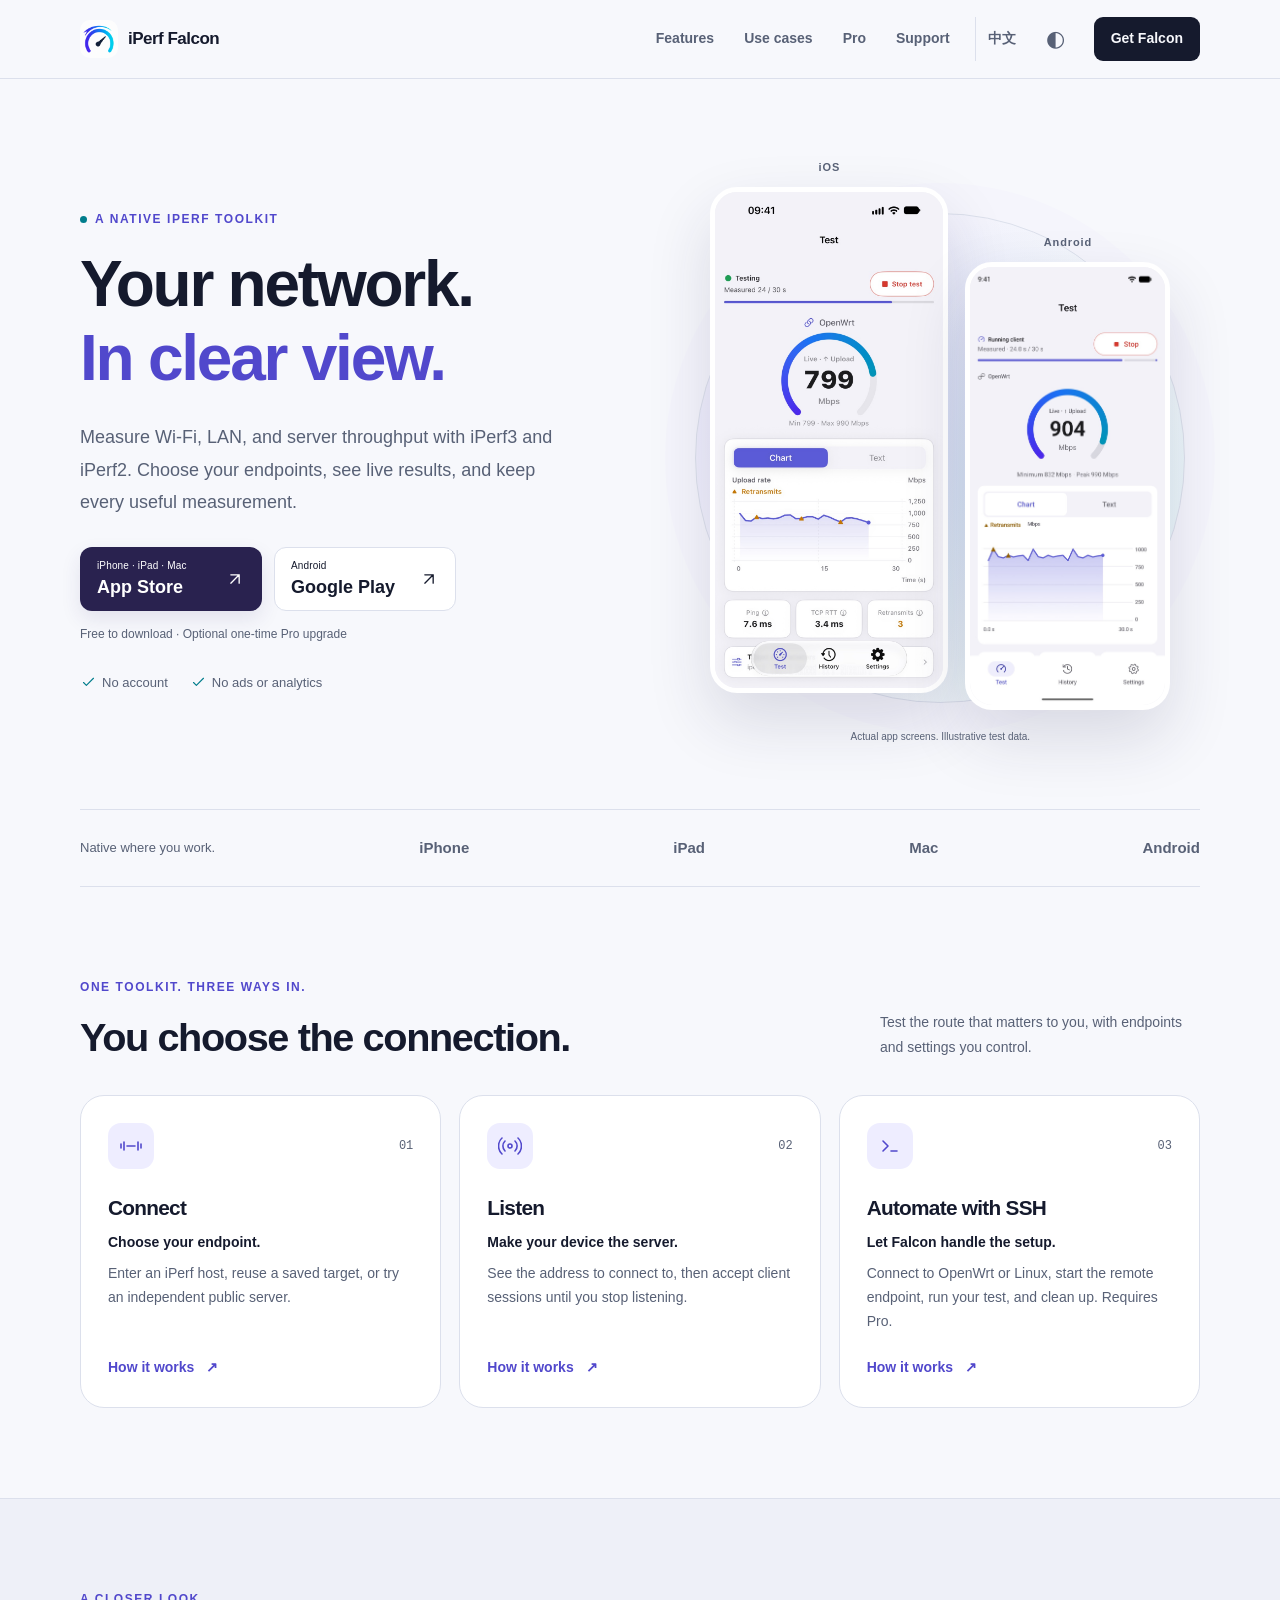
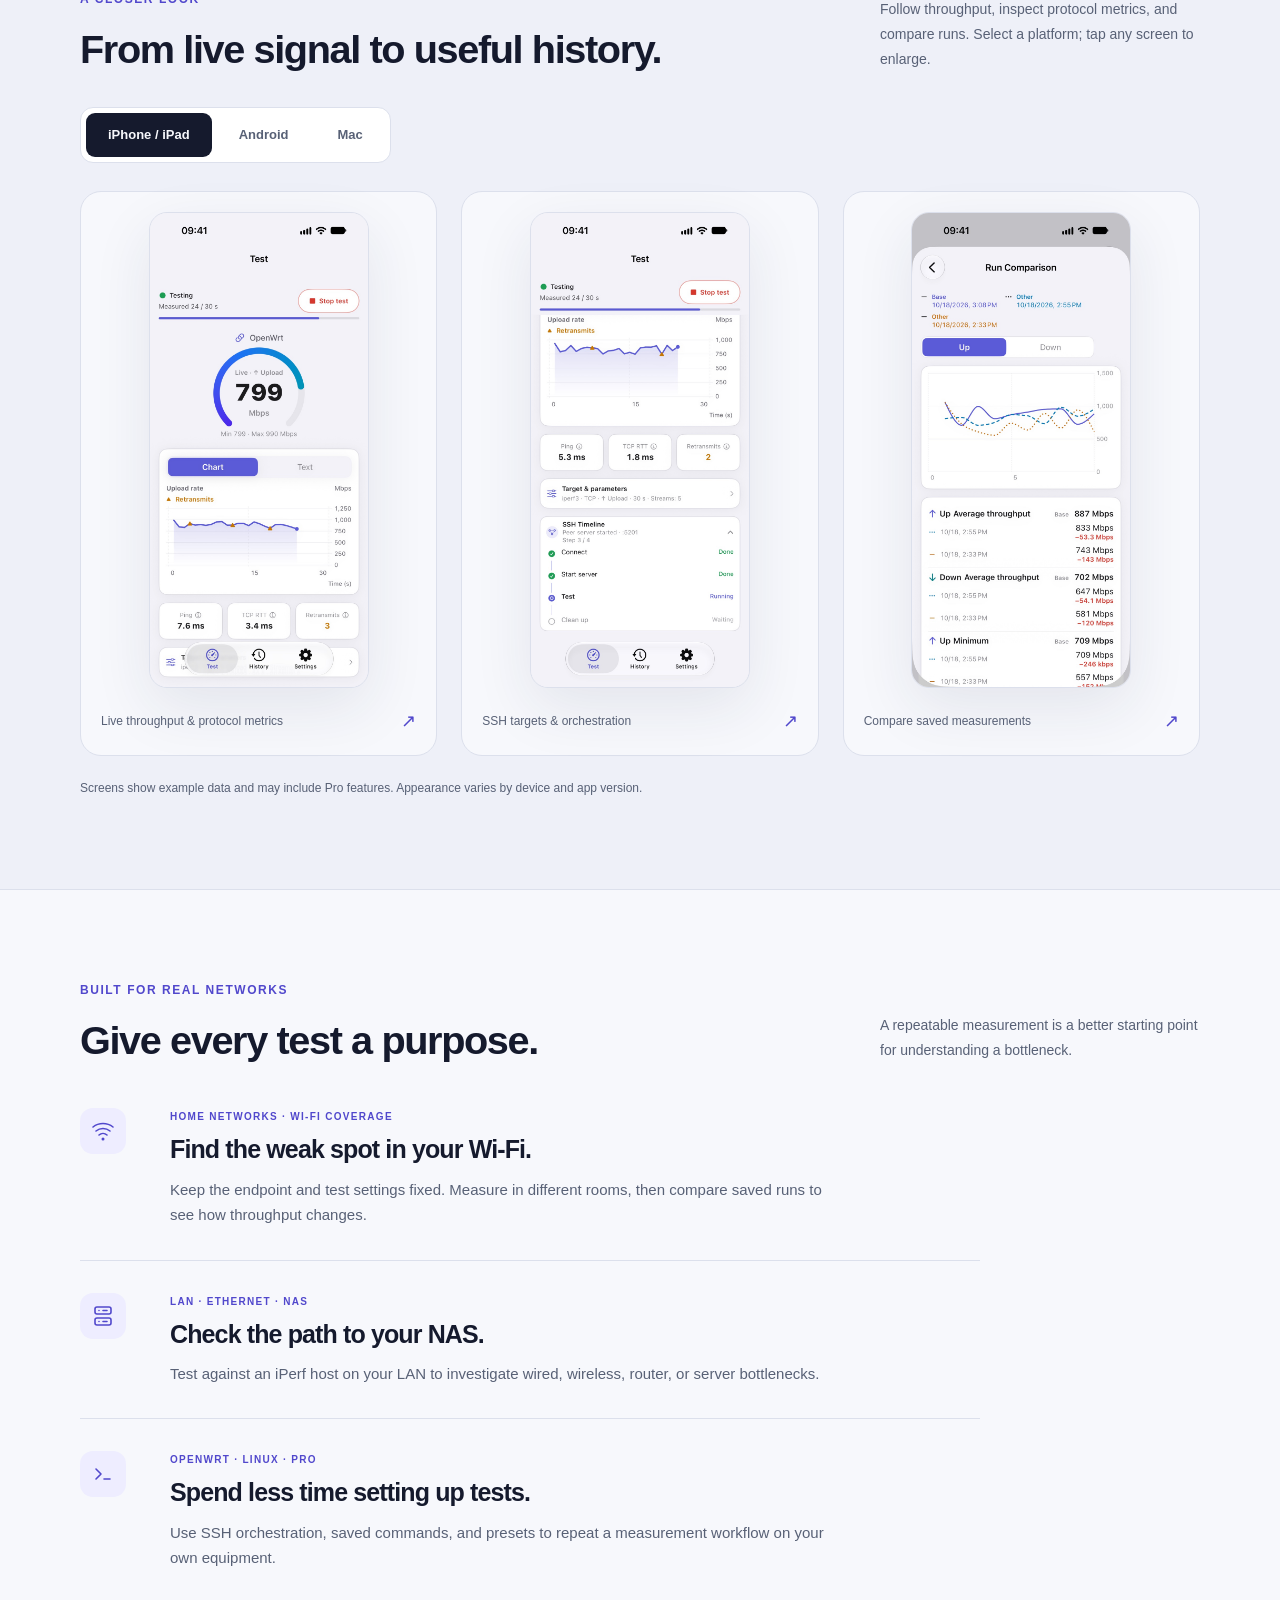
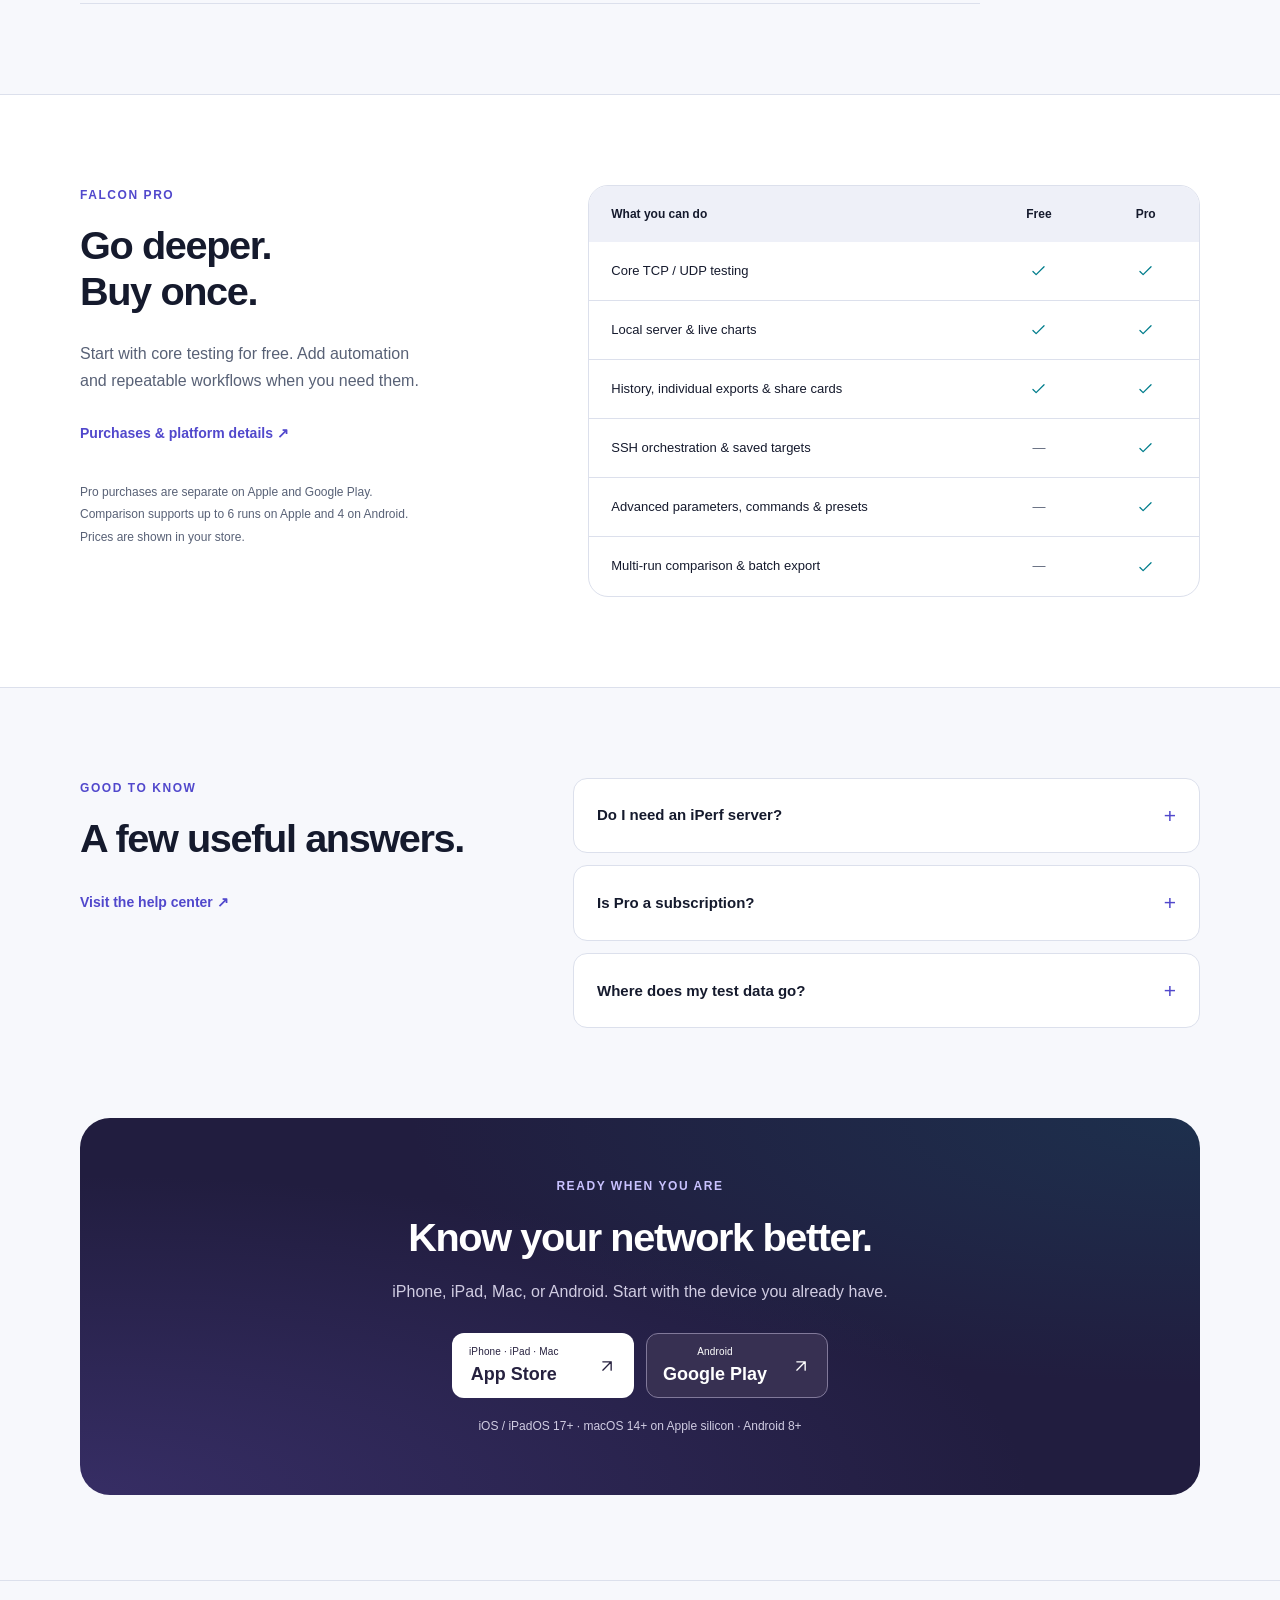
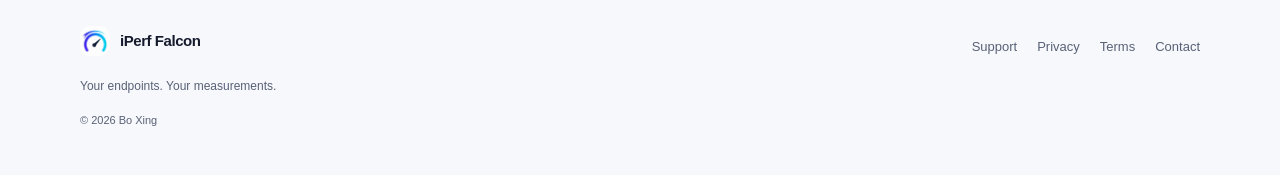
<file: index.html>
<!DOCTYPE html>
<!-- Generated by scripts/build_site.py; edit the generator or content/ sources. -->
<html lang="en">
<head><meta charset="utf-8"><meta name="viewport" content="width=device-width, initial-scale=1"><meta name="description" content="Native iPerf3 and iPerf2 testing for iPhone, iPad, Mac, and Android. Live throughput, local server mode, history, and optional SSH orchestration.">
<meta name="theme-color" content="#f7f8fc" media="(prefers-color-scheme: light)"><meta name="theme-color" content="#0c101b" media="(prefers-color-scheme: dark)">
<title>Native network throughput testing · iPerf Falcon</title><link rel="canonical" href="https://bo-xing.github.io/falcon-site/"><link rel="alternate" hreflang="en" href="https://bo-xing.github.io/falcon-site/"><link rel="alternate" hreflang="zh-Hans" href="https://bo-xing.github.io/falcon-site/index-zh.html"><link rel="alternate" hreflang="x-default" href="https://bo-xing.github.io/falcon-site/">
<meta property="og:type" content="website"><meta property="og:title" content="Native network throughput testing · iPerf Falcon"><meta property="og:description" content="Native iPerf3 and iPerf2 testing for iPhone, iPad, Mac, and Android. Live throughput, local server mode, history, and optional SSH orchestration."><meta property="og:url" content="https://bo-xing.github.io/falcon-site/"><meta property="og:image" content="https://bo-xing.github.io/falcon-site/assets/social-card.png"><meta property="og:locale" content="en_US"><meta name="twitter:card" content="summary_large_image">
<link rel="icon" href="app-icon.png" type="image/png"><link rel="apple-touch-icon" href="app-icon.png"><script src="theme.js?v=7fa52ed080"></script><link rel="stylesheet" href="style.css?v=b1c3650b82"><script src="site.js?v=a7347bb506" defer></script></head>
<body><a class="skip-link" href="#main-content">Skip to content</a>
    <header class="site-header"><div class="container header-inner">
      <a class="brand" href="index.html" aria-label="iPerf Falcon home"><img src="app-icon.png" width="38" height="38" alt=""><span>iPerf Falcon</span></a>
      <button class="menu-toggle" type="button" aria-expanded="false" aria-controls="main-nav" hidden>Menu<span aria-hidden="true">＋</span></button>
      <nav class="site-nav" id="main-nav" aria-label="Primary navigation">
        <a href="index.html#features">Features</a><a href="index.html#use-cases">Use cases</a><a href="index.html#pro">Pro</a>
        <a href="support.html">Support</a>
        <a class="language-link" href="index-zh.html" lang="zh-Hans" hreflang="zh-Hans" aria-label="切换至中文">中文</a>
        <button class="theme-toggle" type="button" data-dark-label="Use dark appearance" data-light-label="Use light appearance" aria-label="Change appearance" hidden><span aria-hidden="true">◐</span></button>
        <a class="nav-download" href="index.html#download">Get Falcon</a>
      </nav>
    </div></header><main id="main-content" tabindex="-1">
      <section class="hero container" aria-labelledby="hero-title">
        <div class="hero-copy"><p class="eyebrow"><span class="status-dot" aria-hidden="true"></span>A native iPerf toolkit</p>
          <h1 id="hero-title">Your network.<br><span>In clear view.</span></h1>
          <p class="hero-description">Measure Wi-Fi, LAN, and server throughput with iPerf3 and iPerf2. Choose your endpoints, see live results, and keep every useful measurement.</p>
          <div class="store-links">
      <a class="button store-button primary" href="https://apps.apple.com/app/id6780008195"><span><small>iPhone · iPad · Mac</small>App Store</span><svg class="icon" viewBox="0 0 24 24" fill="none" stroke="currentColor" stroke-width="1.6" stroke-linecap="round" stroke-linejoin="round" aria-hidden="true"><path d="M7 17 17 7M7 7h10v10"/></svg></a>
      <a class="button store-button secondary" href="https://play.google.com/store/apps/details?id=com.boxing.falcon"><span><small>Android</small>Google Play</span><svg class="icon" viewBox="0 0 24 24" fill="none" stroke="currentColor" stroke-width="1.6" stroke-linecap="round" stroke-linejoin="round" aria-hidden="true"><path d="M7 17 17 7M7 7h10v10"/></svg></a>
    </div><p class="download-note">Free to download · Optional one-time Pro upgrade</p>
          <ul class="hero-facts"><li><svg class="icon" viewBox="0 0 24 24" fill="none" stroke="currentColor" stroke-width="1.6" stroke-linecap="round" stroke-linejoin="round" aria-hidden="true"><path d="m5 12 4 4L19 6"/></svg>No account</li><li><svg class="icon" viewBox="0 0 24 24" fill="none" stroke="currentColor" stroke-width="1.6" stroke-linecap="round" stroke-linejoin="round" aria-hidden="true"><path d="m5 12 4 4L19 6"/></svg>No ads or analytics</li></ul>
        </div>
        <div class="hero-visual"><div class="visual-orbit" aria-hidden="true"></div>
          <div class="hero-phone hero-ios"><span class="device-label">iOS</span><a href="assets/screenshots/ios-en-speed.jpg" data-lightbox aria-label="Enlarge iOS test screen"><img src="assets/screenshots/ios-en-speed.jpg" alt="Falcon on iOS showing a live throughput test and chart" width="828" height="1800" fetchpriority="high"></a></div>
          <div class="hero-phone hero-android"><span class="device-label">Android</span><a href="assets/screenshots/android-en-speed.jpg" data-lightbox aria-label="Enlarge Android test screen"><img src="assets/screenshots/android-en-speed.jpg" alt="Falcon on Android showing live throughput and protocol metrics" width="802" height="1800" fetchpriority="high"></a></div>
          <p class="visual-caption">Actual app screens. Illustrative test data.</p>
        </div>
      </section>
      <div class="platform-strip container"><p>Native where you work.</p><span>iPhone</span><span>iPad</span><span>Mac</span><span>Android</span></div>
      <section class="section container" id="features" aria-labelledby="features-title"><div class="section-heading"><div><p class="eyebrow">One toolkit. Three ways in.</p><h2 id="features-title">You choose the connection.</h2></div><p>Test the route that matters to you, with endpoints and settings you control.</p></div><div class="workflow-grid"><article class="workflow"><div class="workflow-top"><span class="icon-box"><svg class="icon" viewBox="0 0 24 24" fill="none" stroke="currentColor" stroke-width="1.6" stroke-linecap="round" stroke-linejoin="round" aria-hidden="true"><path d="M8 12h8M5 8v8M19 8v8M2 10v4M22 10v4"/></svg></span><span class="step-number">01</span></div><h3>Connect</h3><p class="workflow-subtitle">Choose your endpoint.</p><p>Enter an iPerf host, reuse a saved target, or try an independent public server.</p><a class="text-link" href="support.html#quick-start" aria-label="How it works · Connect">How it works <span aria-hidden="true">↗</span></a></article><article class="workflow"><div class="workflow-top"><span class="icon-box"><svg class="icon" viewBox="0 0 24 24" fill="none" stroke="currentColor" stroke-width="1.6" stroke-linecap="round" stroke-linejoin="round" aria-hidden="true"><circle cx="12" cy="12" r="2"/><path d="M7 7a7 7 0 0 0 0 10M17 7a7 7 0 0 1 0 10M4 4a11 11 0 0 0 0 16M20 4a11 11 0 0 1 0 16"/></svg></span><span class="step-number">02</span></div><h3>Listen</h3><p class="workflow-subtitle">Make your device the server.</p><p>See the address to connect to, then accept client sessions until you stop listening.</p><a class="text-link" href="support.html#listening" aria-label="How it works · Listen">How it works <span aria-hidden="true">↗</span></a></article><article class="workflow"><div class="workflow-top"><span class="icon-box"><svg class="icon" viewBox="0 0 24 24" fill="none" stroke="currentColor" stroke-width="1.6" stroke-linecap="round" stroke-linejoin="round" aria-hidden="true"><path d="m5 7 5 5-5 5M13 17h6"/></svg></span><span class="step-number">03</span></div><h3>Automate with SSH</h3><p class="workflow-subtitle">Let Falcon handle the setup.</p><p>Connect to OpenWrt or Linux, start the remote endpoint, run your test, and clean up. Requires Pro.</p><a class="text-link" href="support.html#ssh" aria-label="How it works · Automate with SSH">How it works <span aria-hidden="true">↗</span></a></article></div></section>
      <section class="section screens-section" id="screens" aria-labelledby="screens-title"><div class="container"><div class="section-heading"><div><p class="eyebrow">A closer look</p><h2 id="screens-title">From live signal to useful history.</h2></div><p>Follow throughput, inspect protocol metrics, and compare runs. Select a platform; tap any screen to enlarge.</p></div>
        <div class="screen-tabs" role="tablist" aria-label="Screenshot platform" hidden><button id="tab-ios" role="tab" aria-controls="screens-ios" aria-selected="true" type="button">iPhone / iPad</button><button id="tab-android" role="tab" aria-controls="screens-android" aria-selected="false" tabindex="-1" type="button">Android</button><button id="tab-mac" role="tab" aria-controls="screens-mac" aria-selected="false" tabindex="-1" type="button">Mac</button></div><section class="screenshot-panel" id="screens-ios" aria-labelledby="tab-ios"><h3 class="no-js-platform">iPhone / iPad</h3><div class="screens-grid"><figure class="screenshot-card"><a class="screenshot-link" href="assets/screenshots/ios-en-speed.jpg" data-lightbox aria-label="Enlarge: iOS · Live throughput &amp; protocol metrics"><img src="assets/screenshots/ios-en-speed.jpg" alt="iOS · Live throughput &amp; protocol metrics" loading="lazy" decoding="async" width="828" height="1800"></a><figcaption><span>Live throughput & protocol metrics</span><span class="expand-hint" aria-hidden="true">↗</span></figcaption></figure><figure class="screenshot-card"><a class="screenshot-link" href="assets/screenshots/ios-en-ssh.jpg" data-lightbox aria-label="Enlarge: iOS · SSH targets &amp; orchestration"><img src="assets/screenshots/ios-en-ssh.jpg" alt="iOS · SSH targets &amp; orchestration" loading="lazy" decoding="async" width="828" height="1800"></a><figcaption><span>SSH targets & orchestration</span><span class="expand-hint" aria-hidden="true">↗</span></figcaption></figure><figure class="screenshot-card"><a class="screenshot-link" href="assets/screenshots/ios-en-compare.jpg" data-lightbox aria-label="Enlarge: iOS · Compare saved measurements"><img src="assets/screenshots/ios-en-compare.jpg" alt="iOS · Compare saved measurements" loading="lazy" decoding="async" width="828" height="1800"></a><figcaption><span>Compare saved measurements</span><span class="expand-hint" aria-hidden="true">↗</span></figcaption></figure></div></section><section class="screenshot-panel" id="screens-android" aria-labelledby="tab-android"><h3 class="no-js-platform">Android</h3><div class="screens-grid"><figure class="screenshot-card"><a class="screenshot-link" href="assets/screenshots/android-en-speed.jpg" data-lightbox aria-label="Enlarge: Android · Live throughput &amp; protocol metrics"><img src="assets/screenshots/android-en-speed.jpg" alt="Android · Live throughput &amp; protocol metrics" loading="lazy" decoding="async" width="802" height="1800"></a><figcaption><span>Live throughput & protocol metrics</span><span class="expand-hint" aria-hidden="true">↗</span></figcaption></figure><figure class="screenshot-card"><a class="screenshot-link" href="assets/screenshots/android-en-ssh.jpg" data-lightbox aria-label="Enlarge: Android · SSH targets &amp; orchestration"><img src="assets/screenshots/android-en-ssh.jpg" alt="Android · SSH targets &amp; orchestration" loading="lazy" decoding="async" width="802" height="1800"></a><figcaption><span>SSH targets & orchestration</span><span class="expand-hint" aria-hidden="true">↗</span></figcaption></figure><figure class="screenshot-card"><a class="screenshot-link" href="assets/screenshots/android-en-compare.jpg" data-lightbox aria-label="Enlarge: Android · Compare saved measurements"><img src="assets/screenshots/android-en-compare.jpg" alt="Android · Compare saved measurements" loading="lazy" decoding="async" width="802" height="1800"></a><figcaption><span>Compare saved measurements</span><span class="expand-hint" aria-hidden="true">↗</span></figcaption></figure></div></section><section class="screenshot-panel" id="screens-mac" aria-labelledby="tab-mac"><h3 class="no-js-platform">Mac</h3><div class="screens-grid wide-screen"><figure class="screenshot-card"><a class="screenshot-link" href="assets/screenshots/mac-en-speed.jpg" data-lightbox aria-label="Enlarge: macOS · Live throughput &amp; protocol metrics"><img src="assets/screenshots/mac-en-speed.jpg" alt="macOS · Live throughput &amp; protocol metrics" loading="lazy" decoding="async" width="1800" height="1266"></a><figcaption><span>Live throughput & protocol metrics</span><span class="expand-hint" aria-hidden="true">↗</span></figcaption></figure></div></section>
        <p class="gallery-hint">Swipe to explore more screens →</p><p class="section-note">Screens show example data and may include Pro features. Appearance varies by device and app version.</p>
      </div></section>
      <section class="section container use-cases" id="use-cases" aria-labelledby="cases-title"><div class="section-heading"><div><p class="eyebrow">Built for real networks</p><h2 id="cases-title">Give every test a purpose.</h2></div><p>A repeatable measurement is a better starting point for understanding a bottleneck.</p></div><div class="use-case-list"><article class="use-case"><span class="icon-box"><svg class="icon" viewBox="0 0 24 24" fill="none" stroke="currentColor" stroke-width="1.6" stroke-linecap="round" stroke-linejoin="round" aria-hidden="true"><path d="M2 8a16 16 0 0 1 20 0M5 12a11 11 0 0 1 14 0M8 16a6 6 0 0 1 8 0"/><circle cx="12" cy="20" r=".7"/></svg></span><div><p class="eyebrow">Home networks · Wi-Fi coverage</p><h3>Find the weak spot in your Wi-Fi.</h3><p>Keep the endpoint and test settings fixed. Measure in different rooms, then compare saved runs to see how throughput changes.</p></div></article><article class="use-case"><span class="icon-box"><svg class="icon" viewBox="0 0 24 24" fill="none" stroke="currentColor" stroke-width="1.6" stroke-linecap="round" stroke-linejoin="round" aria-hidden="true"><rect x="4" y="3" width="16" height="7" rx="2"/><rect x="4" y="14" width="16" height="7" rx="2"/><path d="M8 6.5h.01M8 17.5h.01M12 6.5h4M12 17.5h4"/></svg></span><div><p class="eyebrow">LAN · Ethernet · NAS</p><h3>Check the path to your NAS.</h3><p>Test against an iPerf host on your LAN to investigate wired, wireless, router, or server bottlenecks.</p></div></article><article class="use-case"><span class="icon-box"><svg class="icon" viewBox="0 0 24 24" fill="none" stroke="currentColor" stroke-width="1.6" stroke-linecap="round" stroke-linejoin="round" aria-hidden="true"><path d="m5 7 5 5-5 5M13 17h6"/></svg></span><div><p class="eyebrow">OpenWrt · Linux · Pro</p><h3>Spend less time setting up tests.</h3><p>Use SSH orchestration, saved commands, and presets to repeat a measurement workflow on your own equipment.</p></div></article></div></section>
      <section class="section pro-section" id="pro" aria-labelledby="pro-title"><div class="container pro-layout"><div class="pro-copy"><p class="eyebrow">Falcon Pro</p><h2 id="pro-title">Go deeper.<br>Buy once.</h2><p>Start with core testing for free. Add automation and repeatable workflows when you need them.</p><a class="text-link" href="support.html#purchases">Purchases & platform details ↗</a><p class="fine-print">Pro purchases are separate on Apple and Google Play. Comparison supports up to 6 runs on Apple and 4 on Android. Prices are shown in your store.</p></div><div class="comparison-wrap"><table class="comparison-table"><caption class="sr-only">Free and Pro features</caption><thead><tr><th scope="col">What you can do</th><th scope="col">Free</th><th scope="col">Pro</th></tr></thead><tbody><tr><th scope="row">Core TCP / UDP testing</th><td><span class="check"><svg class="icon" viewBox="0 0 24 24" fill="none" stroke="currentColor" stroke-width="1.6" stroke-linecap="round" stroke-linejoin="round" aria-hidden="true"><path d="m5 12 4 4L19 6"/></svg><span class="sr-only">Included</span></span></td><td><span class="check"><svg class="icon" viewBox="0 0 24 24" fill="none" stroke="currentColor" stroke-width="1.6" stroke-linecap="round" stroke-linejoin="round" aria-hidden="true"><path d="m5 12 4 4L19 6"/></svg><span class="sr-only">Included</span></span></td></tr><tr><th scope="row">Local server & live charts</th><td><span class="check"><svg class="icon" viewBox="0 0 24 24" fill="none" stroke="currentColor" stroke-width="1.6" stroke-linecap="round" stroke-linejoin="round" aria-hidden="true"><path d="m5 12 4 4L19 6"/></svg><span class="sr-only">Included</span></span></td><td><span class="check"><svg class="icon" viewBox="0 0 24 24" fill="none" stroke="currentColor" stroke-width="1.6" stroke-linecap="round" stroke-linejoin="round" aria-hidden="true"><path d="m5 12 4 4L19 6"/></svg><span class="sr-only">Included</span></span></td></tr><tr><th scope="row">History, individual exports & share cards</th><td><span class="check"><svg class="icon" viewBox="0 0 24 24" fill="none" stroke="currentColor" stroke-width="1.6" stroke-linecap="round" stroke-linejoin="round" aria-hidden="true"><path d="m5 12 4 4L19 6"/></svg><span class="sr-only">Included</span></span></td><td><span class="check"><svg class="icon" viewBox="0 0 24 24" fill="none" stroke="currentColor" stroke-width="1.6" stroke-linecap="round" stroke-linejoin="round" aria-hidden="true"><path d="m5 12 4 4L19 6"/></svg><span class="sr-only">Included</span></span></td></tr><tr><th scope="row">SSH orchestration & saved targets</th><td><span class="not-included" aria-label="Not included">—</span></td><td><span class="check"><svg class="icon" viewBox="0 0 24 24" fill="none" stroke="currentColor" stroke-width="1.6" stroke-linecap="round" stroke-linejoin="round" aria-hidden="true"><path d="m5 12 4 4L19 6"/></svg><span class="sr-only">Included</span></span></td></tr><tr><th scope="row">Advanced parameters, commands & presets</th><td><span class="not-included" aria-label="Not included">—</span></td><td><span class="check"><svg class="icon" viewBox="0 0 24 24" fill="none" stroke="currentColor" stroke-width="1.6" stroke-linecap="round" stroke-linejoin="round" aria-hidden="true"><path d="m5 12 4 4L19 6"/></svg><span class="sr-only">Included</span></span></td></tr><tr><th scope="row">Multi-run comparison & batch export</th><td><span class="not-included" aria-label="Not included">—</span></td><td><span class="check"><svg class="icon" viewBox="0 0 24 24" fill="none" stroke="currentColor" stroke-width="1.6" stroke-linecap="round" stroke-linejoin="round" aria-hidden="true"><path d="m5 12 4 4L19 6"/></svg><span class="sr-only">Included</span></span></td></tr></tbody></table></div></div></section>
      <section class="section container home-faq" aria-labelledby="faq-title"><div><p class="eyebrow">Good to know</p><h2 id="faq-title">A few useful answers.</h2><a class="text-link" href="support.html">Visit the help center ↗</a></div><div class="faq-list"><details class="faq-item"><summary>Do I need an iPerf server?</summary><div class="faq-answer"><p>Yes. Connect to a compatible iPerf host, make another device the server, choose a third-party public server, or use Pro SSH orchestration to start your own endpoint.</p></div></details><details class="faq-item"><summary>Is Pro a subscription?</summary><div class="faq-answer"><p>No. Pro is an optional one-time in-app purchase. Apple and Google Play purchases are separate; use the account from the original store to restore access.</p></div></details><details class="faq-item"><summary>Where does my test data go?</summary><div class="faq-answer"><p>Test traffic goes to your chosen endpoint. History stays on your device. Falcon has no account system, ads, or analytics. Store services and third-party endpoints follow their own policies.</p></div></details></div></section>
      <section class="download-section container" id="download" aria-labelledby="download-title"><div class="download-panel"><p class="eyebrow">Ready when you are</p><h2 id="download-title">Know your network better.</h2><p>iPhone, iPad, Mac, or Android. Start with the device you already have.</p><div class="store-links">
      <a class="button store-button primary" href="https://apps.apple.com/app/id6780008195"><span><small>iPhone · iPad · Mac</small>App Store</span><svg class="icon" viewBox="0 0 24 24" fill="none" stroke="currentColor" stroke-width="1.6" stroke-linecap="round" stroke-linejoin="round" aria-hidden="true"><path d="M7 17 17 7M7 7h10v10"/></svg></a>
      <a class="button store-button secondary" href="https://play.google.com/store/apps/details?id=com.boxing.falcon"><span><small>Android</small>Google Play</span><svg class="icon" viewBox="0 0 24 24" fill="none" stroke="currentColor" stroke-width="1.6" stroke-linecap="round" stroke-linejoin="round" aria-hidden="true"><path d="M7 17 17 7M7 7h10v10"/></svg></a>
    </div><p class="download-note">iOS / iPadOS 17+ · macOS 14+ on Apple silicon · Android 8+</p></div></section>
    </main><footer class="site-footer"><div class="container footer-inner">
      <div><a class="brand footer-brand" href="index.html"><img src="app-icon.png" width="30" height="30" alt="">iPerf Falcon</a><p>Your endpoints. Your measurements.</p><small>© 2026 Bo Xing</small></div>
      <nav class="footer-links" aria-label="Footer navigation"><a href="support.html">Support</a><a href="privacy.html">Privacy</a><a href="terms.html">Terms</a><a href="mailto:boxing.support@gmail.com">Contact</a></nav>
    </div></footer>
<dialog class="lightbox" aria-label="App screenshot preview"><button class="lightbox-close" type="button" aria-label="Close preview">×</button><figure><img alt=""><figcaption></figcaption></figure></dialog>
</body></html>
</file>
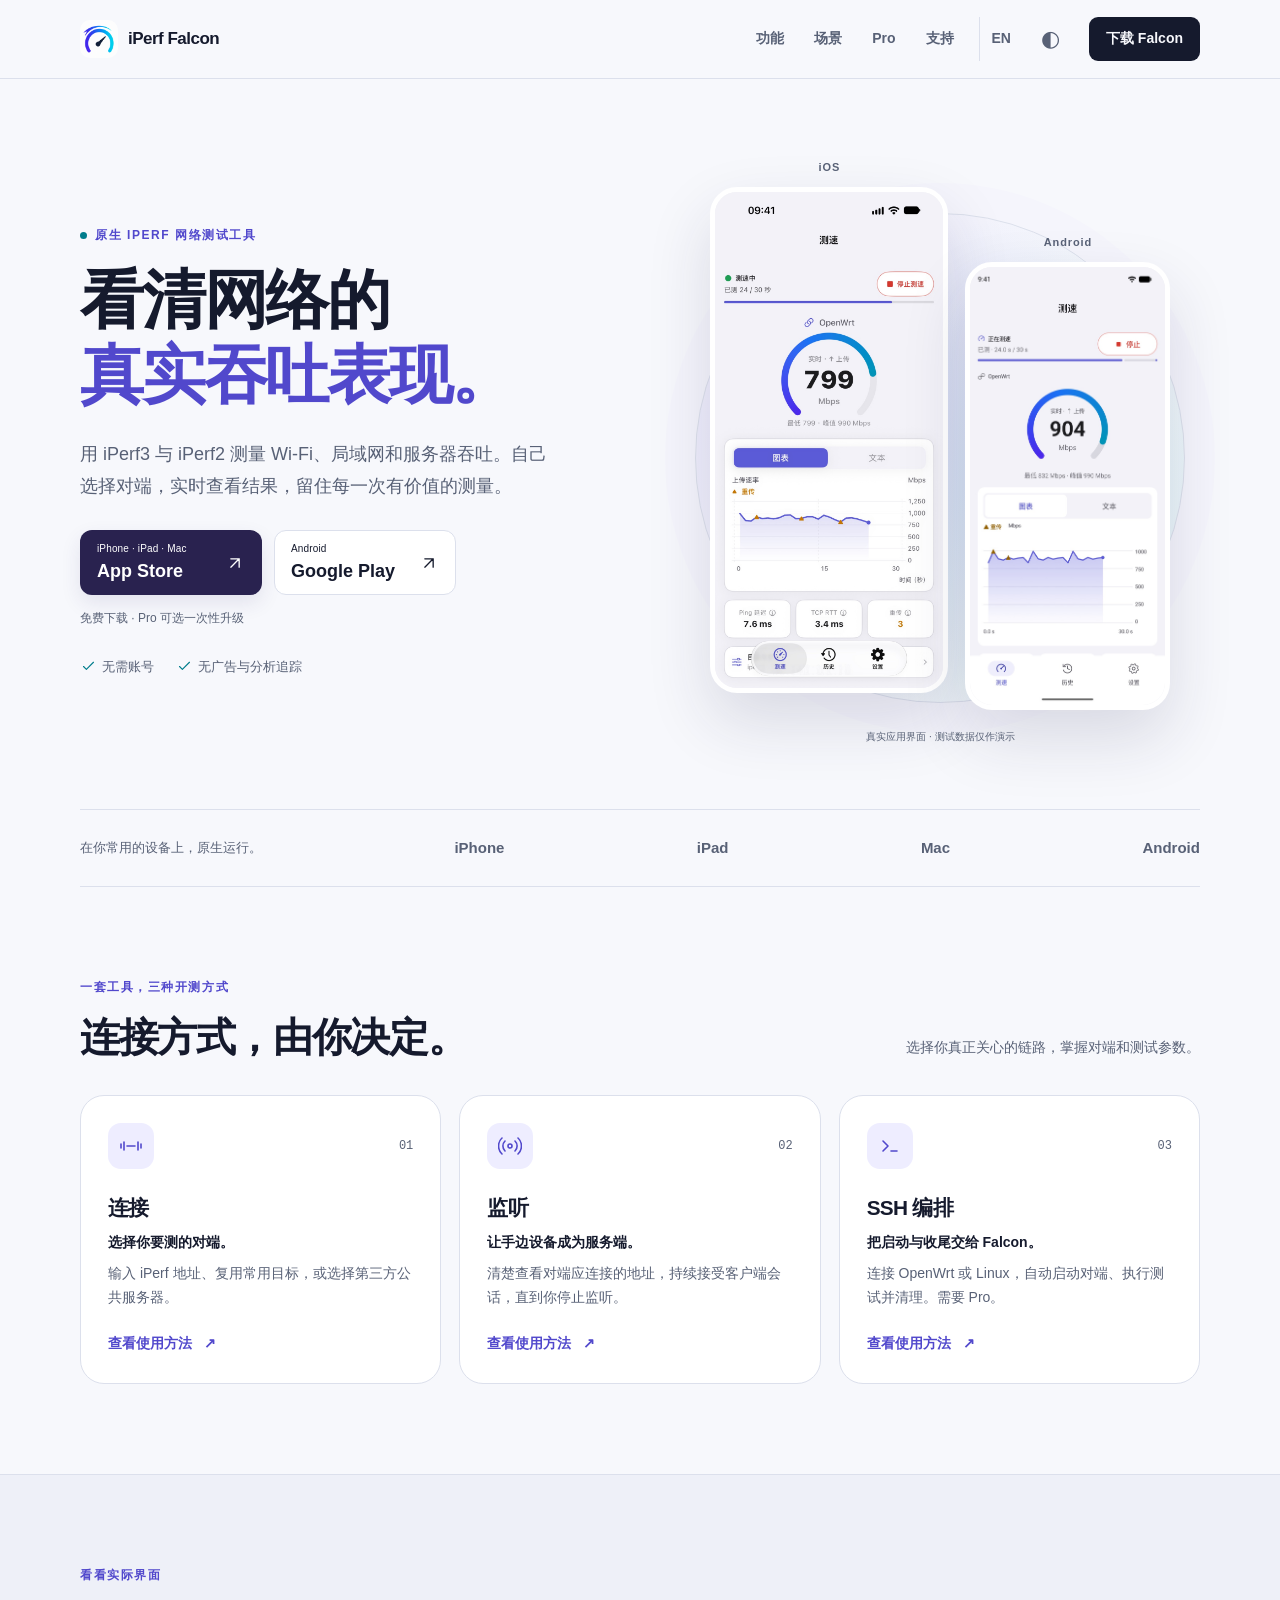
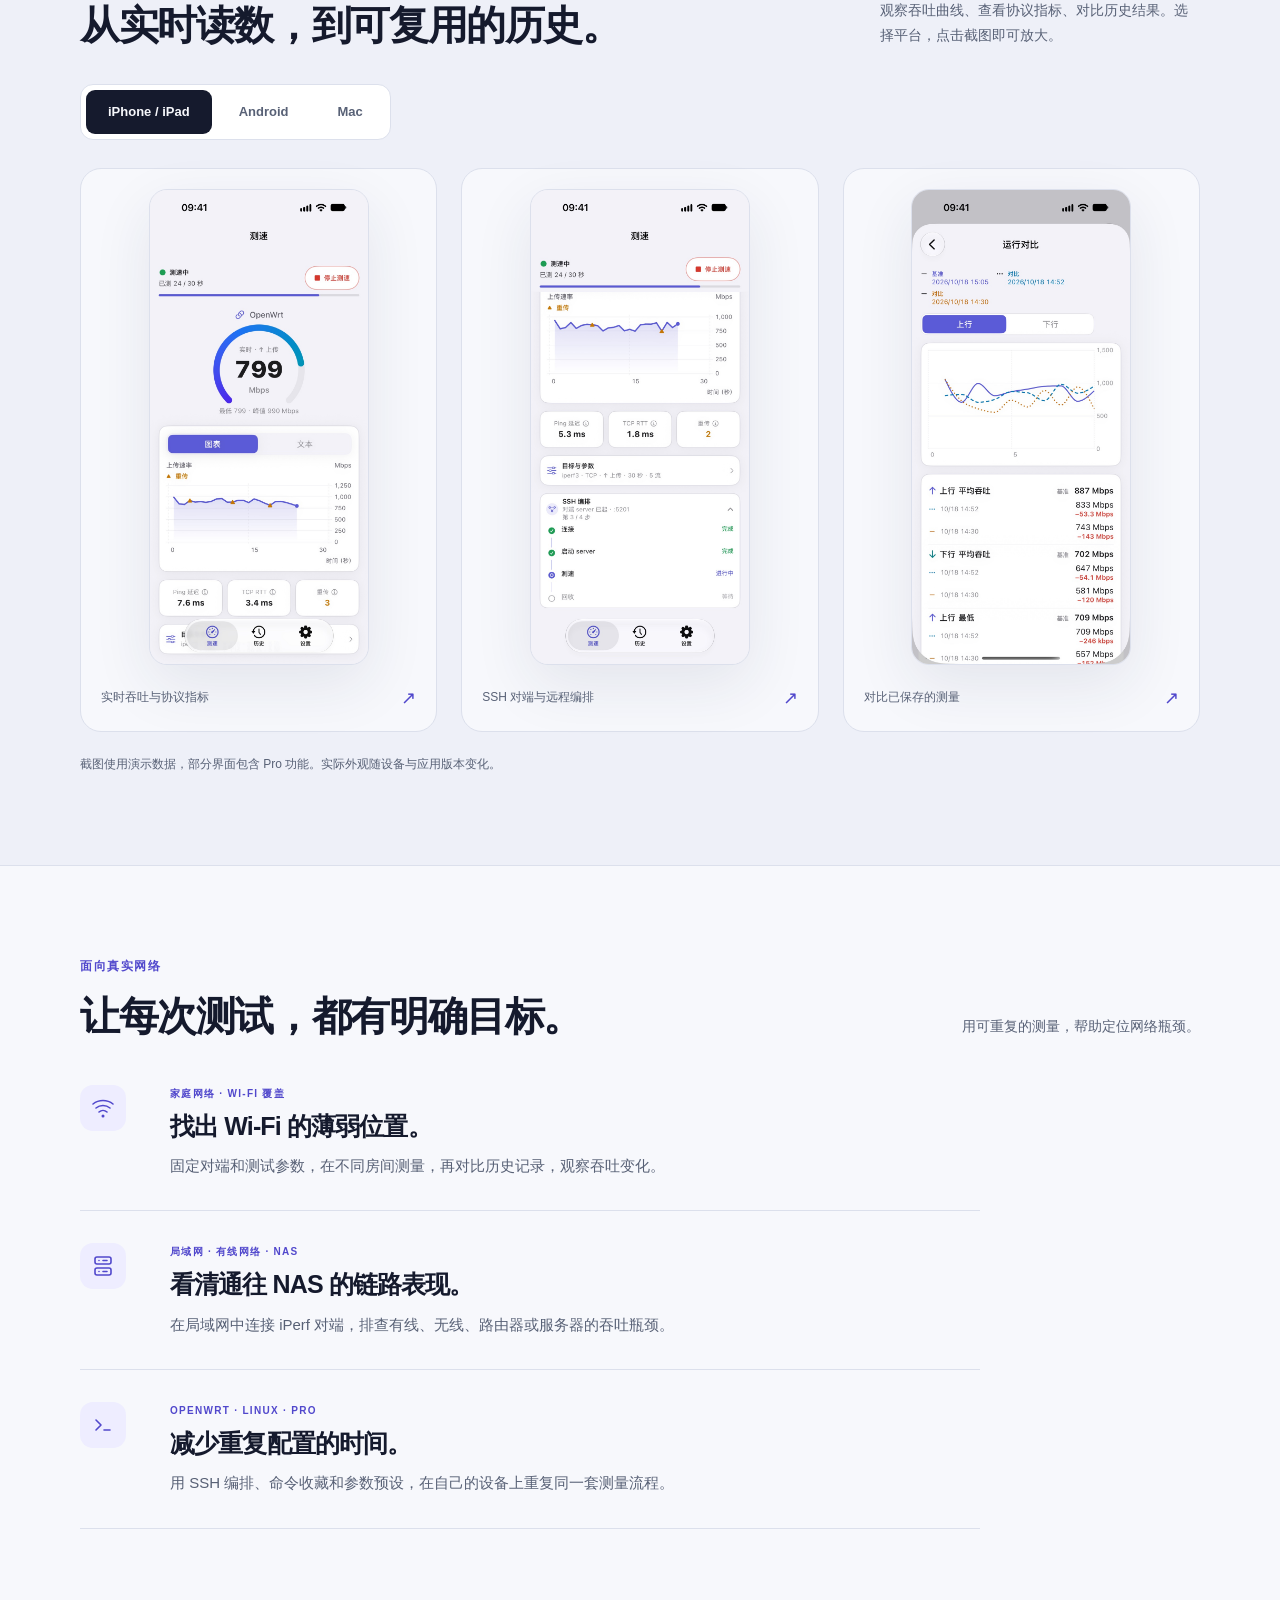
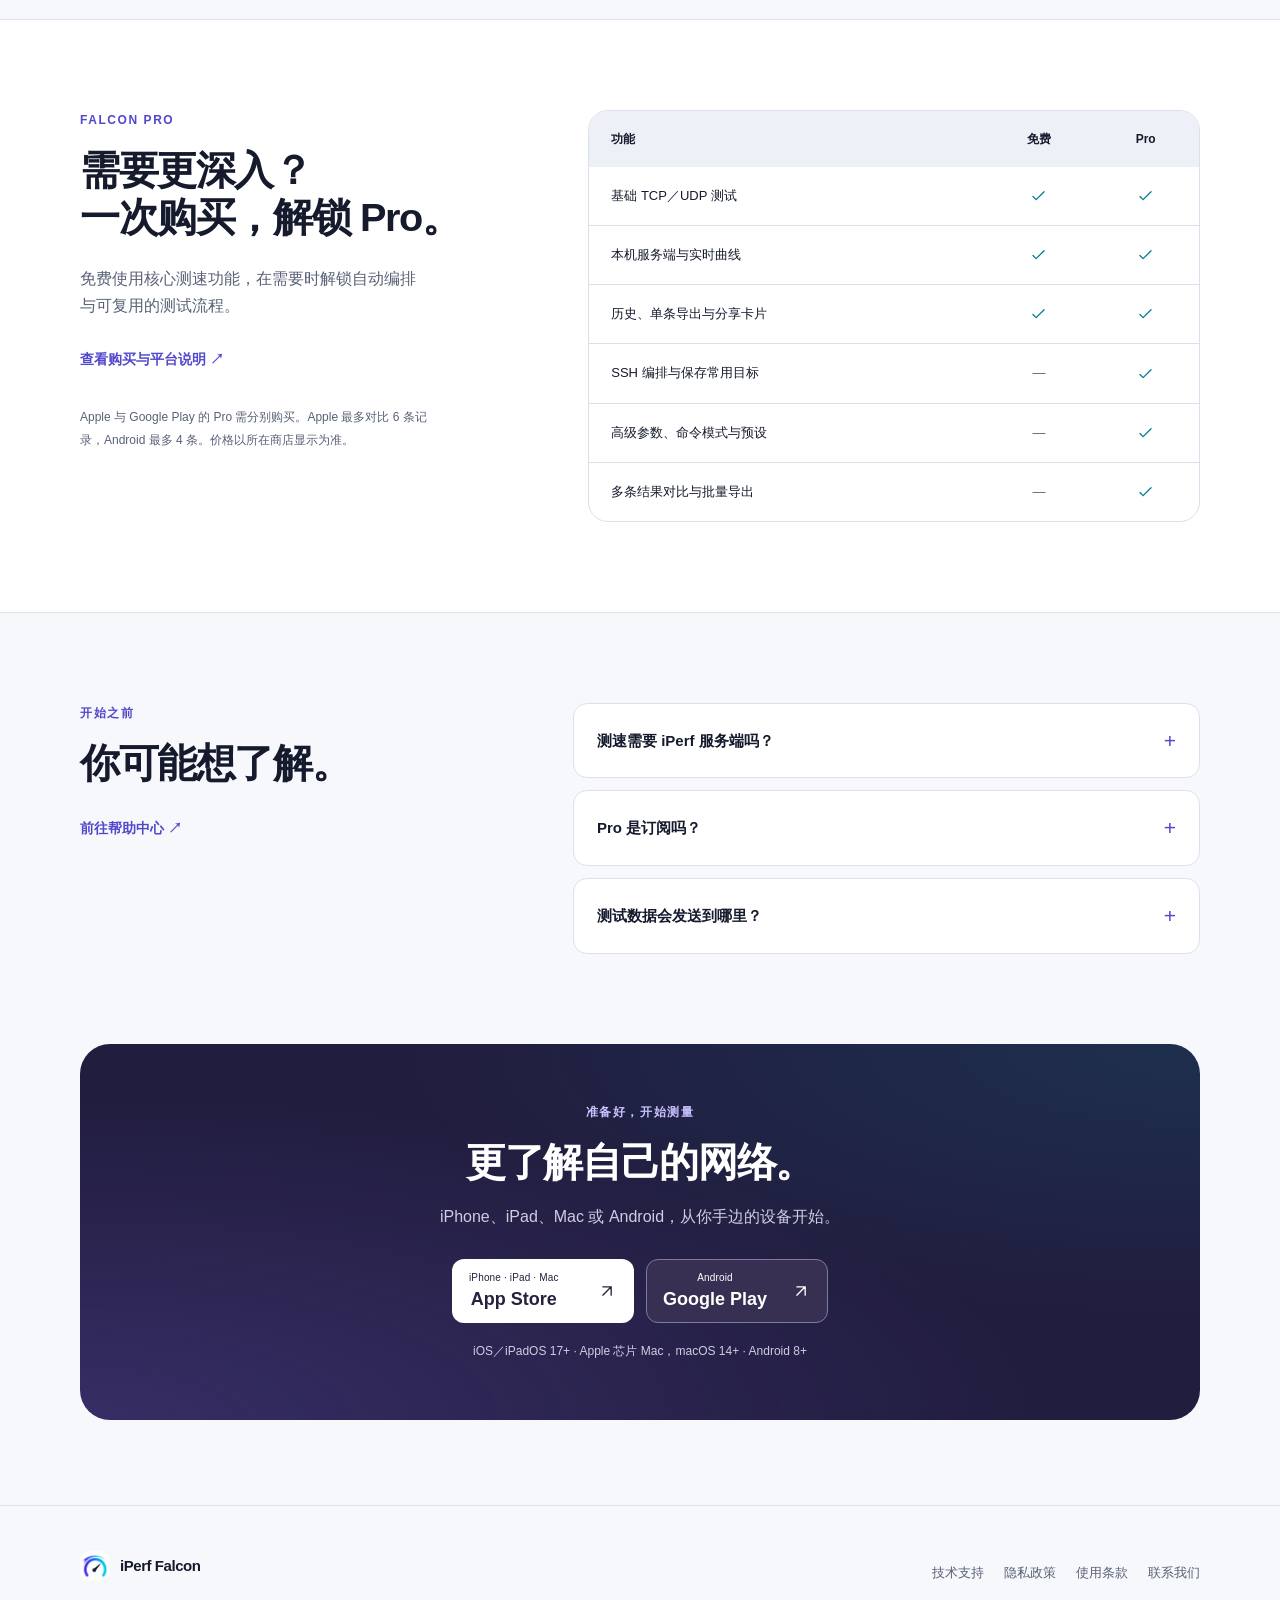
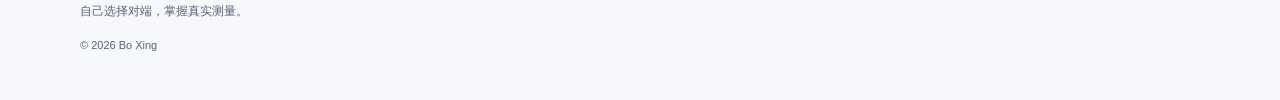
<file: index-zh.html>
<!DOCTYPE html>
<!-- Generated by scripts/build_site.py; edit the generator or content/ sources. -->
<html lang="zh-Hans">
<head><meta charset="utf-8"><meta name="viewport" content="width=device-width, initial-scale=1"><meta name="description" content="面向 iPhone、iPad、Mac 与 Android 的原生 iPerf3／iPerf2 测速工具，支持实时吞吐、本机服务端、历史与可选 SSH 编排。">
<meta name="theme-color" content="#f7f8fc" media="(prefers-color-scheme: light)"><meta name="theme-color" content="#0c101b" media="(prefers-color-scheme: dark)">
<title>原生网络吞吐测试 · iPerf Falcon</title><link rel="canonical" href="https://bo-xing.github.io/falcon-site/index-zh.html"><link rel="alternate" hreflang="en" href="https://bo-xing.github.io/falcon-site/"><link rel="alternate" hreflang="zh-Hans" href="https://bo-xing.github.io/falcon-site/index-zh.html"><link rel="alternate" hreflang="x-default" href="https://bo-xing.github.io/falcon-site/">
<meta property="og:type" content="website"><meta property="og:title" content="原生网络吞吐测试 · iPerf Falcon"><meta property="og:description" content="面向 iPhone、iPad、Mac 与 Android 的原生 iPerf3／iPerf2 测速工具，支持实时吞吐、本机服务端、历史与可选 SSH 编排。"><meta property="og:url" content="https://bo-xing.github.io/falcon-site/index-zh.html"><meta property="og:image" content="https://bo-xing.github.io/falcon-site/assets/social-card.png"><meta property="og:locale" content="zh_CN"><meta name="twitter:card" content="summary_large_image">
<link rel="icon" href="app-icon.png" type="image/png"><link rel="apple-touch-icon" href="app-icon.png"><script src="theme.js?v=7fa52ed080"></script><link rel="stylesheet" href="style.css?v=b1c3650b82"><script src="site.js?v=a7347bb506" defer></script></head>
<body><a class="skip-link" href="#main-content">跳至正文</a>
    <header class="site-header"><div class="container header-inner">
      <a class="brand" href="index-zh.html" aria-label="iPerf Falcon 首页"><img src="app-icon.png" width="38" height="38" alt=""><span>iPerf Falcon</span></a>
      <button class="menu-toggle" type="button" aria-expanded="false" aria-controls="main-nav" hidden>菜单<span aria-hidden="true">＋</span></button>
      <nav class="site-nav" id="main-nav" aria-label="主导航">
        <a href="index-zh.html#features">功能</a><a href="index-zh.html#use-cases">场景</a><a href="index-zh.html#pro">Pro</a>
        <a href="support-zh.html">支持</a>
        <a class="language-link" href="index.html" lang="en" hreflang="en" aria-label="Switch to English">EN</a>
        <button class="theme-toggle" type="button" data-dark-label="使用深色外观" data-light-label="使用浅色外观" aria-label="切换外观" hidden><span aria-hidden="true">◐</span></button>
        <a class="nav-download" href="index-zh.html#download">下载 Falcon</a>
      </nav>
    </div></header><main id="main-content" tabindex="-1">
      <section class="hero container" aria-labelledby="hero-title">
        <div class="hero-copy"><p class="eyebrow"><span class="status-dot" aria-hidden="true"></span>原生 iPerf 网络测试工具</p>
          <h1 id="hero-title">看清网络的<br><span>真实吞吐表现。</span></h1>
          <p class="hero-description">用 iPerf3 与 iPerf2 测量 Wi-Fi、局域网和服务器吞吐。自己选择对端，实时查看结果，留住每一次有价值的测量。</p>
          <div class="store-links">
      <a class="button store-button primary" href="https://apps.apple.com/app/id6780008195"><span><small>iPhone · iPad · Mac</small>App Store</span><svg class="icon" viewBox="0 0 24 24" fill="none" stroke="currentColor" stroke-width="1.6" stroke-linecap="round" stroke-linejoin="round" aria-hidden="true"><path d="M7 17 17 7M7 7h10v10"/></svg></a>
      <a class="button store-button secondary" href="https://play.google.com/store/apps/details?id=com.boxing.falcon"><span><small>Android</small>Google Play</span><svg class="icon" viewBox="0 0 24 24" fill="none" stroke="currentColor" stroke-width="1.6" stroke-linecap="round" stroke-linejoin="round" aria-hidden="true"><path d="M7 17 17 7M7 7h10v10"/></svg></a>
    </div><p class="download-note">免费下载 · Pro 可选一次性升级</p>
          <ul class="hero-facts"><li><svg class="icon" viewBox="0 0 24 24" fill="none" stroke="currentColor" stroke-width="1.6" stroke-linecap="round" stroke-linejoin="round" aria-hidden="true"><path d="m5 12 4 4L19 6"/></svg>无需账号</li><li><svg class="icon" viewBox="0 0 24 24" fill="none" stroke="currentColor" stroke-width="1.6" stroke-linecap="round" stroke-linejoin="round" aria-hidden="true"><path d="m5 12 4 4L19 6"/></svg>无广告与分析追踪</li></ul>
        </div>
        <div class="hero-visual"><div class="visual-orbit" aria-hidden="true"></div>
          <div class="hero-phone hero-ios"><span class="device-label">iOS</span><a href="assets/screenshots/ios-zh-speed.jpg" data-lightbox aria-label="放大 iOS 测速界面"><img src="assets/screenshots/ios-zh-speed.jpg" alt="Falcon iOS 实时测速读数与曲线" width="828" height="1800" fetchpriority="high"></a></div>
          <div class="hero-phone hero-android"><span class="device-label">Android</span><a href="assets/screenshots/android-zh-speed.jpg" data-lightbox aria-label="放大 Android 测速界面"><img src="assets/screenshots/android-zh-speed.jpg" alt="Falcon Android 实时吞吐与协议指标" width="802" height="1800" fetchpriority="high"></a></div>
          <p class="visual-caption">真实应用界面 · 测试数据仅作演示</p>
        </div>
      </section>
      <div class="platform-strip container"><p>在你常用的设备上，原生运行。</p><span>iPhone</span><span>iPad</span><span>Mac</span><span>Android</span></div>
      <section class="section container" id="features" aria-labelledby="features-title"><div class="section-heading"><div><p class="eyebrow">一套工具，三种开测方式</p><h2 id="features-title">连接方式，由你决定。</h2></div><p>选择你真正关心的链路，掌握对端和测试参数。</p></div><div class="workflow-grid"><article class="workflow"><div class="workflow-top"><span class="icon-box"><svg class="icon" viewBox="0 0 24 24" fill="none" stroke="currentColor" stroke-width="1.6" stroke-linecap="round" stroke-linejoin="round" aria-hidden="true"><path d="M8 12h8M5 8v8M19 8v8M2 10v4M22 10v4"/></svg></span><span class="step-number">01</span></div><h3>连接</h3><p class="workflow-subtitle">选择你要测的对端。</p><p>输入 iPerf 地址、复用常用目标，或选择第三方公共服务器。</p><a class="text-link" href="support-zh.html#quick-start" aria-label="查看使用方法 · 连接">查看使用方法 <span aria-hidden="true">↗</span></a></article><article class="workflow"><div class="workflow-top"><span class="icon-box"><svg class="icon" viewBox="0 0 24 24" fill="none" stroke="currentColor" stroke-width="1.6" stroke-linecap="round" stroke-linejoin="round" aria-hidden="true"><circle cx="12" cy="12" r="2"/><path d="M7 7a7 7 0 0 0 0 10M17 7a7 7 0 0 1 0 10M4 4a11 11 0 0 0 0 16M20 4a11 11 0 0 1 0 16"/></svg></span><span class="step-number">02</span></div><h3>监听</h3><p class="workflow-subtitle">让手边设备成为服务端。</p><p>清楚查看对端应连接的地址，持续接受客户端会话，直到你停止监听。</p><a class="text-link" href="support-zh.html#listening" aria-label="查看使用方法 · 监听">查看使用方法 <span aria-hidden="true">↗</span></a></article><article class="workflow"><div class="workflow-top"><span class="icon-box"><svg class="icon" viewBox="0 0 24 24" fill="none" stroke="currentColor" stroke-width="1.6" stroke-linecap="round" stroke-linejoin="round" aria-hidden="true"><path d="m5 7 5 5-5 5M13 17h6"/></svg></span><span class="step-number">03</span></div><h3>SSH 编排</h3><p class="workflow-subtitle">把启动与收尾交给 Falcon。</p><p>连接 OpenWrt 或 Linux，自动启动对端、执行测试并清理。需要 Pro。</p><a class="text-link" href="support-zh.html#ssh" aria-label="查看使用方法 · SSH 编排">查看使用方法 <span aria-hidden="true">↗</span></a></article></div></section>
      <section class="section screens-section" id="screens" aria-labelledby="screens-title"><div class="container"><div class="section-heading"><div><p class="eyebrow">看看实际界面</p><h2 id="screens-title">从实时读数，到可复用的历史。</h2></div><p>观察吞吐曲线、查看协议指标、对比历史结果。选择平台，点击截图即可放大。</p></div>
        <div class="screen-tabs" role="tablist" aria-label="截图平台" hidden><button id="tab-ios" role="tab" aria-controls="screens-ios" aria-selected="true" type="button">iPhone / iPad</button><button id="tab-android" role="tab" aria-controls="screens-android" aria-selected="false" tabindex="-1" type="button">Android</button><button id="tab-mac" role="tab" aria-controls="screens-mac" aria-selected="false" tabindex="-1" type="button">Mac</button></div><section class="screenshot-panel" id="screens-ios" aria-labelledby="tab-ios"><h3 class="no-js-platform">iPhone / iPad</h3><div class="screens-grid"><figure class="screenshot-card"><a class="screenshot-link" href="assets/screenshots/ios-zh-speed.jpg" data-lightbox aria-label="放大查看：iOS · 实时吞吐与协议指标"><img src="assets/screenshots/ios-zh-speed.jpg" alt="iOS · 实时吞吐与协议指标" loading="lazy" decoding="async" width="828" height="1800"></a><figcaption><span>实时吞吐与协议指标</span><span class="expand-hint" aria-hidden="true">↗</span></figcaption></figure><figure class="screenshot-card"><a class="screenshot-link" href="assets/screenshots/ios-zh-ssh.jpg" data-lightbox aria-label="放大查看：iOS · SSH 对端与远程编排"><img src="assets/screenshots/ios-zh-ssh.jpg" alt="iOS · SSH 对端与远程编排" loading="lazy" decoding="async" width="828" height="1800"></a><figcaption><span>SSH 对端与远程编排</span><span class="expand-hint" aria-hidden="true">↗</span></figcaption></figure><figure class="screenshot-card"><a class="screenshot-link" href="assets/screenshots/ios-zh-compare.jpg" data-lightbox aria-label="放大查看：iOS · 对比已保存的测量"><img src="assets/screenshots/ios-zh-compare.jpg" alt="iOS · 对比已保存的测量" loading="lazy" decoding="async" width="828" height="1800"></a><figcaption><span>对比已保存的测量</span><span class="expand-hint" aria-hidden="true">↗</span></figcaption></figure></div></section><section class="screenshot-panel" id="screens-android" aria-labelledby="tab-android"><h3 class="no-js-platform">Android</h3><div class="screens-grid"><figure class="screenshot-card"><a class="screenshot-link" href="assets/screenshots/android-zh-speed.jpg" data-lightbox aria-label="放大查看：Android · 实时吞吐与协议指标"><img src="assets/screenshots/android-zh-speed.jpg" alt="Android · 实时吞吐与协议指标" loading="lazy" decoding="async" width="802" height="1800"></a><figcaption><span>实时吞吐与协议指标</span><span class="expand-hint" aria-hidden="true">↗</span></figcaption></figure><figure class="screenshot-card"><a class="screenshot-link" href="assets/screenshots/android-zh-ssh.jpg" data-lightbox aria-label="放大查看：Android · SSH 对端与远程编排"><img src="assets/screenshots/android-zh-ssh.jpg" alt="Android · SSH 对端与远程编排" loading="lazy" decoding="async" width="802" height="1800"></a><figcaption><span>SSH 对端与远程编排</span><span class="expand-hint" aria-hidden="true">↗</span></figcaption></figure><figure class="screenshot-card"><a class="screenshot-link" href="assets/screenshots/android-zh-compare.jpg" data-lightbox aria-label="放大查看：Android · 对比已保存的测量"><img src="assets/screenshots/android-zh-compare.jpg" alt="Android · 对比已保存的测量" loading="lazy" decoding="async" width="802" height="1800"></a><figcaption><span>对比已保存的测量</span><span class="expand-hint" aria-hidden="true">↗</span></figcaption></figure></div></section><section class="screenshot-panel" id="screens-mac" aria-labelledby="tab-mac"><h3 class="no-js-platform">Mac</h3><div class="screens-grid wide-screen"><figure class="screenshot-card"><a class="screenshot-link" href="assets/screenshots/mac-zh-speed.jpg" data-lightbox aria-label="放大查看：macOS · 实时吞吐与协议指标"><img src="assets/screenshots/mac-zh-speed.jpg" alt="macOS · 实时吞吐与协议指标" loading="lazy" decoding="async" width="1800" height="1266"></a><figcaption><span>实时吞吐与协议指标</span><span class="expand-hint" aria-hidden="true">↗</span></figcaption></figure></div></section>
        <p class="gallery-hint">横向滑动查看更多界面 →</p><p class="section-note">截图使用演示数据，部分界面包含 Pro 功能。实际外观随设备与应用版本变化。</p>
      </div></section>
      <section class="section container use-cases" id="use-cases" aria-labelledby="cases-title"><div class="section-heading"><div><p class="eyebrow">面向真实网络</p><h2 id="cases-title">让每次测试，都有明确目标。</h2></div><p>用可重复的测量，帮助定位网络瓶颈。</p></div><div class="use-case-list"><article class="use-case"><span class="icon-box"><svg class="icon" viewBox="0 0 24 24" fill="none" stroke="currentColor" stroke-width="1.6" stroke-linecap="round" stroke-linejoin="round" aria-hidden="true"><path d="M2 8a16 16 0 0 1 20 0M5 12a11 11 0 0 1 14 0M8 16a6 6 0 0 1 8 0"/><circle cx="12" cy="20" r=".7"/></svg></span><div><p class="eyebrow">家庭网络 · Wi-Fi 覆盖</p><h3>找出 Wi-Fi 的薄弱位置。</h3><p>固定对端和测试参数，在不同房间测量，再对比历史记录，观察吞吐变化。</p></div></article><article class="use-case"><span class="icon-box"><svg class="icon" viewBox="0 0 24 24" fill="none" stroke="currentColor" stroke-width="1.6" stroke-linecap="round" stroke-linejoin="round" aria-hidden="true"><rect x="4" y="3" width="16" height="7" rx="2"/><rect x="4" y="14" width="16" height="7" rx="2"/><path d="M8 6.5h.01M8 17.5h.01M12 6.5h4M12 17.5h4"/></svg></span><div><p class="eyebrow">局域网 · 有线网络 · NAS</p><h3>看清通往 NAS 的链路表现。</h3><p>在局域网中连接 iPerf 对端，排查有线、无线、路由器或服务器的吞吐瓶颈。</p></div></article><article class="use-case"><span class="icon-box"><svg class="icon" viewBox="0 0 24 24" fill="none" stroke="currentColor" stroke-width="1.6" stroke-linecap="round" stroke-linejoin="round" aria-hidden="true"><path d="m5 7 5 5-5 5M13 17h6"/></svg></span><div><p class="eyebrow">OpenWrt · Linux · Pro</p><h3>减少重复配置的时间。</h3><p>用 SSH 编排、命令收藏和参数预设，在自己的设备上重复同一套测量流程。</p></div></article></div></section>
      <section class="section pro-section" id="pro" aria-labelledby="pro-title"><div class="container pro-layout"><div class="pro-copy"><p class="eyebrow">Falcon Pro</p><h2 id="pro-title">需要更深入？<br>一次购买，解锁 Pro。</h2><p>免费使用核心测速功能，在需要时解锁自动编排与可复用的测试流程。</p><a class="text-link" href="support-zh.html#purchases">查看购买与平台说明 ↗</a><p class="fine-print">Apple 与 Google Play 的 Pro 需分别购买。Apple 最多对比 6 条记录，Android 最多 4 条。价格以所在商店显示为准。</p></div><div class="comparison-wrap"><table class="comparison-table"><caption class="sr-only">免费版与 Pro 功能对比</caption><thead><tr><th scope="col">功能</th><th scope="col">免费</th><th scope="col">Pro</th></tr></thead><tbody><tr><th scope="row">基础 TCP／UDP 测试</th><td><span class="check"><svg class="icon" viewBox="0 0 24 24" fill="none" stroke="currentColor" stroke-width="1.6" stroke-linecap="round" stroke-linejoin="round" aria-hidden="true"><path d="m5 12 4 4L19 6"/></svg><span class="sr-only">包含</span></span></td><td><span class="check"><svg class="icon" viewBox="0 0 24 24" fill="none" stroke="currentColor" stroke-width="1.6" stroke-linecap="round" stroke-linejoin="round" aria-hidden="true"><path d="m5 12 4 4L19 6"/></svg><span class="sr-only">包含</span></span></td></tr><tr><th scope="row">本机服务端与实时曲线</th><td><span class="check"><svg class="icon" viewBox="0 0 24 24" fill="none" stroke="currentColor" stroke-width="1.6" stroke-linecap="round" stroke-linejoin="round" aria-hidden="true"><path d="m5 12 4 4L19 6"/></svg><span class="sr-only">包含</span></span></td><td><span class="check"><svg class="icon" viewBox="0 0 24 24" fill="none" stroke="currentColor" stroke-width="1.6" stroke-linecap="round" stroke-linejoin="round" aria-hidden="true"><path d="m5 12 4 4L19 6"/></svg><span class="sr-only">包含</span></span></td></tr><tr><th scope="row">历史、单条导出与分享卡片</th><td><span class="check"><svg class="icon" viewBox="0 0 24 24" fill="none" stroke="currentColor" stroke-width="1.6" stroke-linecap="round" stroke-linejoin="round" aria-hidden="true"><path d="m5 12 4 4L19 6"/></svg><span class="sr-only">包含</span></span></td><td><span class="check"><svg class="icon" viewBox="0 0 24 24" fill="none" stroke="currentColor" stroke-width="1.6" stroke-linecap="round" stroke-linejoin="round" aria-hidden="true"><path d="m5 12 4 4L19 6"/></svg><span class="sr-only">包含</span></span></td></tr><tr><th scope="row">SSH 编排与保存常用目标</th><td><span class="not-included" aria-label="不包含">—</span></td><td><span class="check"><svg class="icon" viewBox="0 0 24 24" fill="none" stroke="currentColor" stroke-width="1.6" stroke-linecap="round" stroke-linejoin="round" aria-hidden="true"><path d="m5 12 4 4L19 6"/></svg><span class="sr-only">包含</span></span></td></tr><tr><th scope="row">高级参数、命令模式与预设</th><td><span class="not-included" aria-label="不包含">—</span></td><td><span class="check"><svg class="icon" viewBox="0 0 24 24" fill="none" stroke="currentColor" stroke-width="1.6" stroke-linecap="round" stroke-linejoin="round" aria-hidden="true"><path d="m5 12 4 4L19 6"/></svg><span class="sr-only">包含</span></span></td></tr><tr><th scope="row">多条结果对比与批量导出</th><td><span class="not-included" aria-label="不包含">—</span></td><td><span class="check"><svg class="icon" viewBox="0 0 24 24" fill="none" stroke="currentColor" stroke-width="1.6" stroke-linecap="round" stroke-linejoin="round" aria-hidden="true"><path d="m5 12 4 4L19 6"/></svg><span class="sr-only">包含</span></span></td></tr></tbody></table></div></div></section>
      <section class="section container home-faq" aria-labelledby="faq-title"><div><p class="eyebrow">开始之前</p><h2 id="faq-title">你可能想了解。</h2><a class="text-link" href="support-zh.html">前往帮助中心 ↗</a></div><div class="faq-list"><details class="faq-item"><summary>测速需要 iPerf 服务端吗？</summary><div class="faq-answer"><p>需要。你可以连接兼容的 iPerf 对端、让另一台设备监听、选择第三方公共服务器，或使用 Pro 的 SSH 编排启动自己的对端。</p></div></details><details class="faq-item"><summary>Pro 是订阅吗？</summary><div class="faq-answer"><p>不是。Pro 为可选的一次性应用内购买。Apple 与 Google Play 购买相互独立，恢复时请使用原商店的购买账号。</p></div></details><details class="faq-item"><summary>测试数据会发送到哪里？</summary><div class="faq-answer"><p>测试流量发送到你选择的对端，历史记录保存在设备本地。Falcon 无需账号，不含广告或分析追踪；商店服务与第三方对端适用各自政策。</p></div></details></div></section>
      <section class="download-section container" id="download" aria-labelledby="download-title"><div class="download-panel"><p class="eyebrow">准备好，开始测量</p><h2 id="download-title">更了解自己的网络。</h2><p>iPhone、iPad、Mac 或 Android，从你手边的设备开始。</p><div class="store-links">
      <a class="button store-button primary" href="https://apps.apple.com/app/id6780008195"><span><small>iPhone · iPad · Mac</small>App Store</span><svg class="icon" viewBox="0 0 24 24" fill="none" stroke="currentColor" stroke-width="1.6" stroke-linecap="round" stroke-linejoin="round" aria-hidden="true"><path d="M7 17 17 7M7 7h10v10"/></svg></a>
      <a class="button store-button secondary" href="https://play.google.com/store/apps/details?id=com.boxing.falcon"><span><small>Android</small>Google Play</span><svg class="icon" viewBox="0 0 24 24" fill="none" stroke="currentColor" stroke-width="1.6" stroke-linecap="round" stroke-linejoin="round" aria-hidden="true"><path d="M7 17 17 7M7 7h10v10"/></svg></a>
    </div><p class="download-note">iOS／iPadOS 17+ · Apple 芯片 Mac，macOS 14+ · Android 8+</p></div></section>
    </main><footer class="site-footer"><div class="container footer-inner">
      <div><a class="brand footer-brand" href="index-zh.html"><img src="app-icon.png" width="30" height="30" alt="">iPerf Falcon</a><p>自己选择对端，掌握真实测量。</p><small>© 2026 Bo Xing</small></div>
      <nav class="footer-links" aria-label="页脚导航"><a href="support-zh.html">技术支持</a><a href="privacy-zh.html">隐私政策</a><a href="terms-zh.html">使用条款</a><a href="mailto:boxing.support@gmail.com">联系我们</a></nav>
    </div></footer>
<dialog class="lightbox" aria-label="应用截图预览"><button class="lightbox-close" type="button" aria-label="关闭预览">×</button><figure><img alt=""><figcaption></figcaption></figure></dialog>
</body></html>
</file>
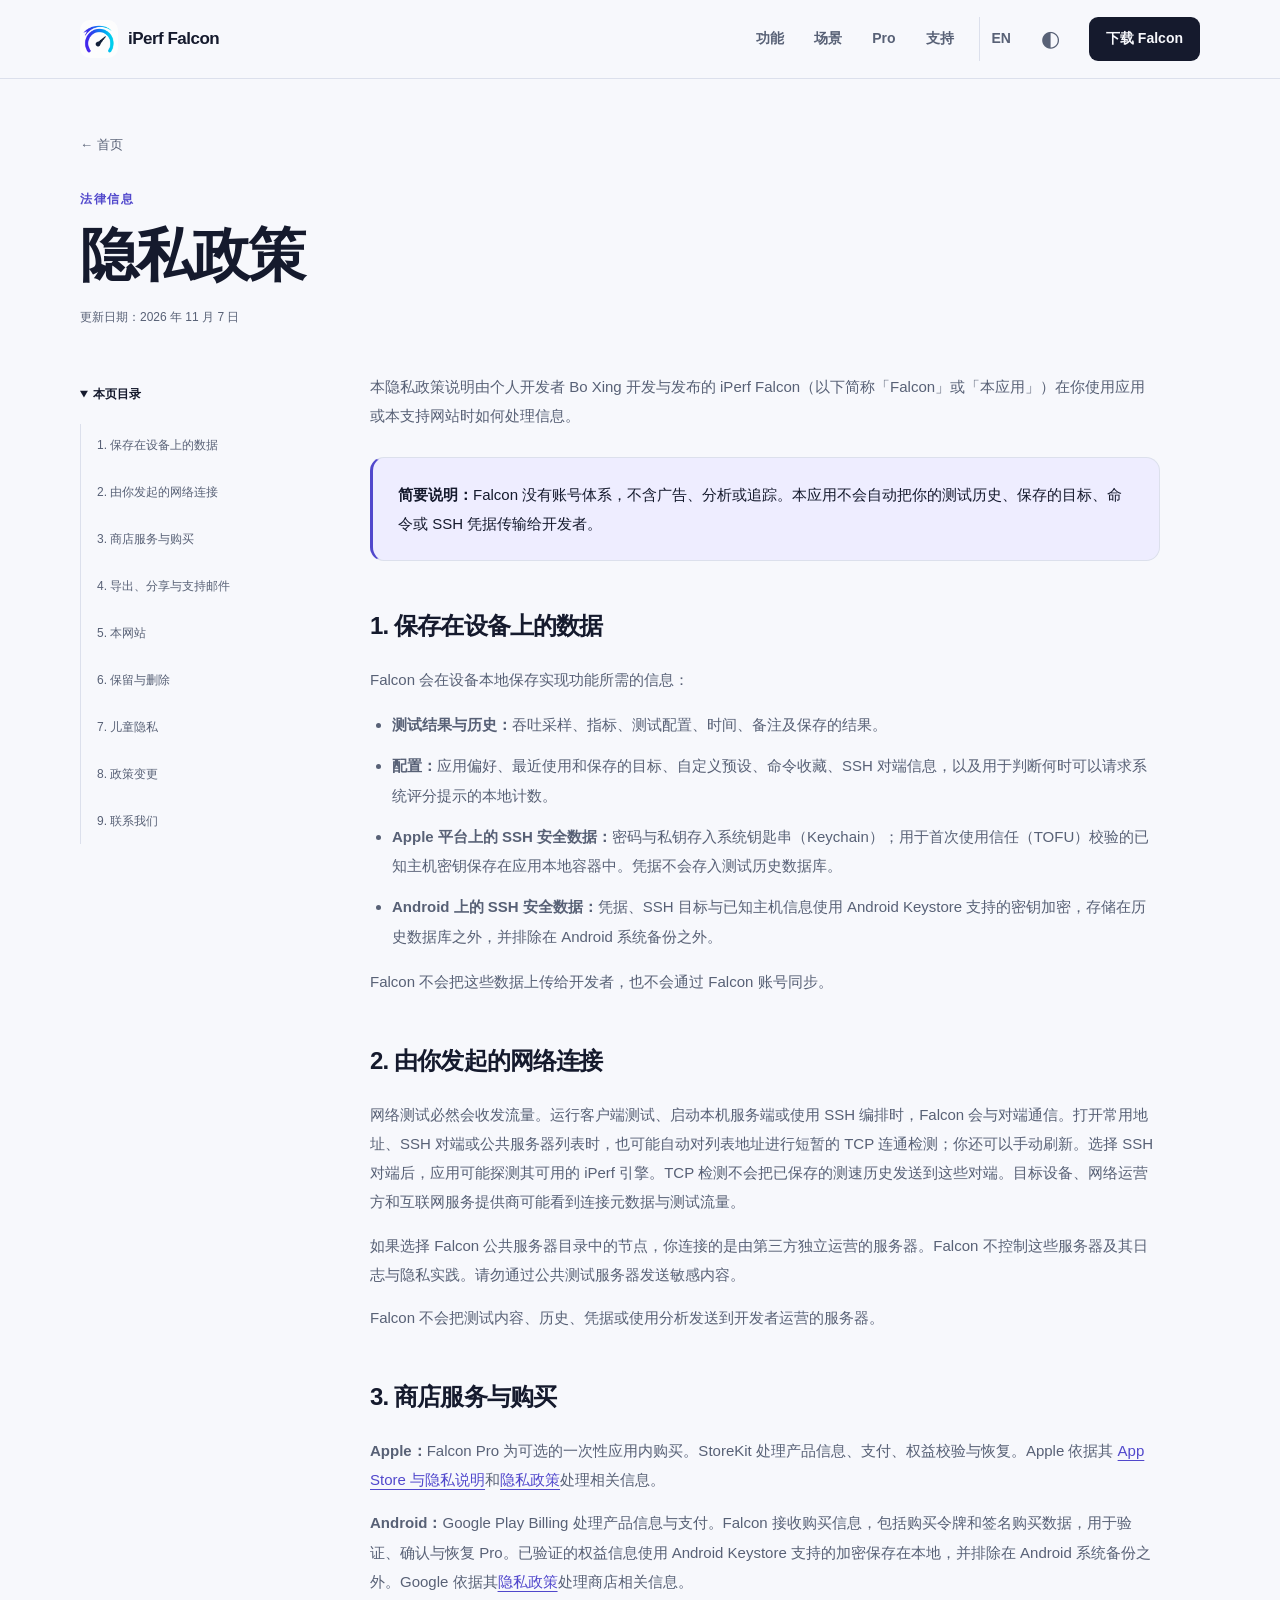
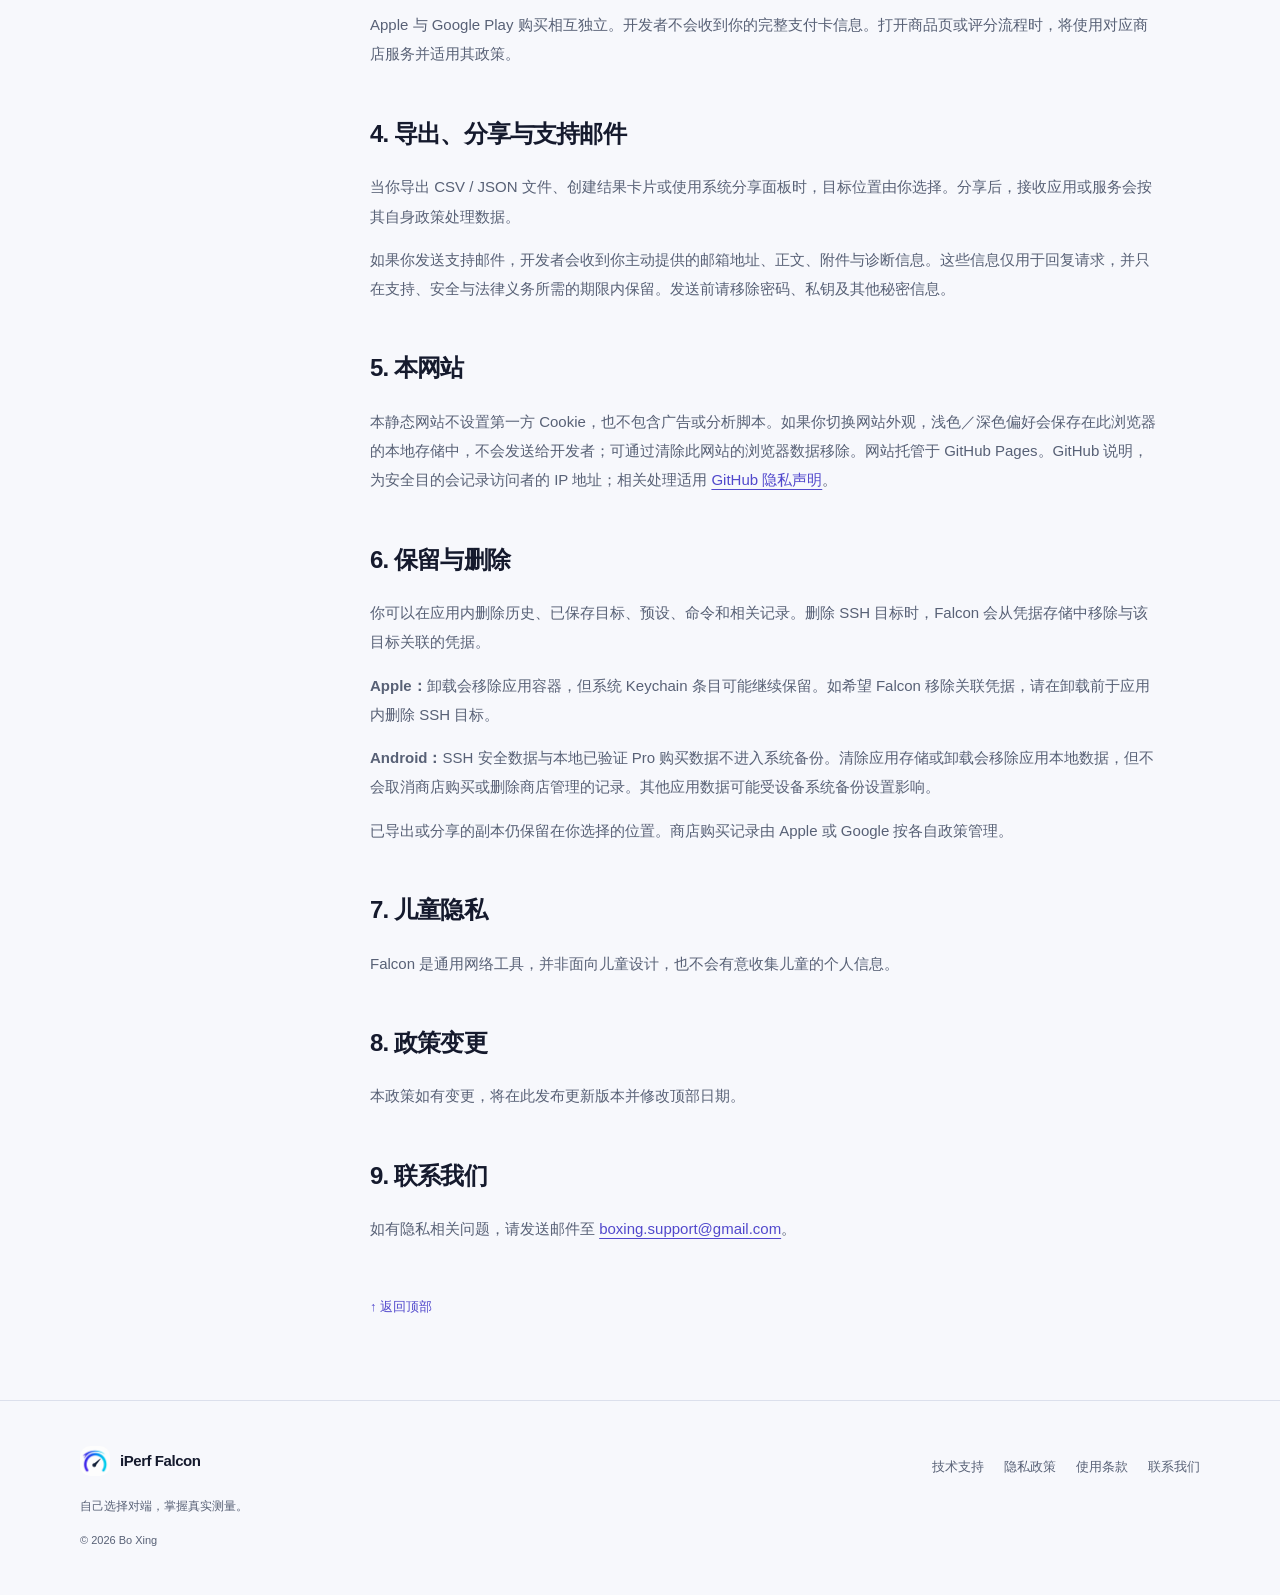
<file: privacy-zh.html>
<!DOCTYPE html>
<!-- Generated by scripts/build_site.py; edit the generator or content/ sources. -->
<html lang="zh-Hans">
<head><meta charset="utf-8"><meta name="viewport" content="width=device-width, initial-scale=1"><meta name="description" content="了解 iPerf Falcon 如何处理本地数据、SSH 凭据、网络连接、Apple 与 Google Play 购买以及网站访问。">
<meta name="theme-color" content="#f7f8fc" media="(prefers-color-scheme: light)"><meta name="theme-color" content="#0c101b" media="(prefers-color-scheme: dark)">
<title>隐私政策 · iPerf Falcon</title><link rel="canonical" href="https://bo-xing.github.io/falcon-site/privacy-zh.html"><link rel="alternate" hreflang="en" href="https://bo-xing.github.io/falcon-site/privacy.html"><link rel="alternate" hreflang="zh-Hans" href="https://bo-xing.github.io/falcon-site/privacy-zh.html"><link rel="alternate" hreflang="x-default" href="https://bo-xing.github.io/falcon-site/privacy.html">
<meta property="og:type" content="website"><meta property="og:title" content="隐私政策 · iPerf Falcon"><meta property="og:description" content="了解 iPerf Falcon 如何处理本地数据、SSH 凭据、网络连接、Apple 与 Google Play 购买以及网站访问。"><meta property="og:url" content="https://bo-xing.github.io/falcon-site/privacy-zh.html"><meta property="og:image" content="https://bo-xing.github.io/falcon-site/assets/social-card.png"><meta property="og:locale" content="zh_CN"><meta name="twitter:card" content="summary_large_image">
<link rel="icon" href="app-icon.png" type="image/png"><link rel="apple-touch-icon" href="app-icon.png"><script src="theme.js?v=7fa52ed080"></script><link rel="stylesheet" href="style.css?v=b1c3650b82"><script src="site.js?v=a7347bb506" defer></script></head>
<body><a class="skip-link" href="#main-content">跳至正文</a>
    <header class="site-header"><div class="container header-inner">
      <a class="brand" href="index-zh.html" aria-label="iPerf Falcon 首页"><img src="app-icon.png" width="38" height="38" alt=""><span>iPerf Falcon</span></a>
      <button class="menu-toggle" type="button" aria-expanded="false" aria-controls="main-nav" hidden>菜单<span aria-hidden="true">＋</span></button>
      <nav class="site-nav" id="main-nav" aria-label="主导航">
        <a href="index-zh.html#features">功能</a><a href="index-zh.html#use-cases">场景</a><a href="index-zh.html#pro">Pro</a>
        <a href="support-zh.html">支持</a>
        <a class="language-link" href="privacy.html" lang="en" hreflang="en" aria-label="Switch to English">EN</a>
        <button class="theme-toggle" type="button" data-dark-label="使用深色外观" data-light-label="使用浅色外观" aria-label="切换外观" hidden><span aria-hidden="true">◐</span></button>
        <a class="nav-download" href="index-zh.html#download">下载 Falcon</a>
      </nav>
    </div></header><main id="main-content" tabindex="-1" class="document-page container"><header class="document-header"><a class="breadcrumb" href="index-zh.html">← 首页</a><p class="eyebrow">法律信息</p><h1>隐私政策</h1><p class="updated"><time datetime="2026-11-07">更新日期：2026 年 11 月 7 日</time></p></header><div class="document-layout"><aside class="toc"><details open><summary>本页目录</summary><nav aria-label="本页目录"><a href="#local-data-title">1. 保存在设备上的数据</a><a href="#network-title">2. 由你发起的网络连接</a><a href="#apple-title">3. 商店服务与购买</a><a href="#exports-title">4. 导出、分享与支持邮件</a><a href="#website-title">5. 本网站</a><a href="#deletion-title">6. 保留与删除</a><a href="#children-title">7. 儿童隐私</a><a href="#changes-title">8. 政策变更</a><a href="#contact-title">9. 联系我们</a></nav></details></aside><article class="document-body"><p>本隐私政策说明由个人开发者 Bo Xing 开发与发布的 iPerf Falcon（以下简称「Falcon」或「本应用」）在你使用应用或本支持网站时如何处理信息。</p>

      <div class="callout">
        <p><strong>简要说明：</strong>Falcon 没有账号体系，不含广告、分析或追踪。本应用不会自动把你的测试历史、保存的目标、命令或 SSH 凭据传输给开发者。</p>
      </div>

      <section aria-labelledby="local-data-title">
        <h2 id="local-data-title">1. 保存在设备上的数据</h2>
        <p>Falcon 会在设备本地保存实现功能所需的信息：</p>
        <ul>
          <li><strong>测试结果与历史：</strong>吞吐采样、指标、测试配置、时间、备注及保存的结果。</li>
          <li><strong>配置：</strong>应用偏好、最近使用和保存的目标、自定义预设、命令收藏、SSH 对端信息，以及用于判断何时可以请求系统评分提示的本地计数。</li>
          <li><strong>Apple 平台上的 SSH 安全数据：</strong>密码与私钥存入系统钥匙串（Keychain）；用于首次使用信任（TOFU）校验的已知主机密钥保存在应用本地容器中。凭据不会存入测试历史数据库。</li>
          <li><strong>Android 上的 SSH 安全数据：</strong>凭据、SSH 目标与已知主机信息使用 Android Keystore 支持的密钥加密，存储在历史数据库之外，并排除在 Android 系统备份之外。</li>
        </ul>
        <p>Falcon 不会把这些数据上传给开发者，也不会通过 Falcon 账号同步。</p>
      </section>

      <section aria-labelledby="network-title">
        <h2 id="network-title">2. 由你发起的网络连接</h2>
        <p>网络测试必然会收发流量。运行客户端测试、启动本机服务端或使用 SSH 编排时，Falcon 会与对端通信。打开常用地址、SSH 对端或公共服务器列表时，也可能自动对列表地址进行短暂的 TCP 连通检测；你还可以手动刷新。选择 SSH 对端后，应用可能探测其可用的 iPerf 引擎。TCP 检测不会把已保存的测速历史发送到这些对端。目标设备、网络运营方和互联网服务提供商可能看到连接元数据与测试流量。</p>
        <p>如果选择 Falcon 公共服务器目录中的节点，你连接的是由第三方独立运营的服务器。Falcon 不控制这些服务器及其日志与隐私实践。请勿通过公共测试服务器发送敏感内容。</p>
        <p>Falcon 不会把测试内容、历史、凭据或使用分析发送到开发者运营的服务器。</p>
      </section>

      <section aria-labelledby="apple-title">
        <h2 id="apple-title">3. 商店服务与购买</h2>
        <p><strong>Apple：</strong>Falcon Pro 为可选的一次性应用内购买。StoreKit 处理产品信息、支付、权益校验与恢复。Apple 依据其 <a href="https://www.apple.com/legal/privacy/data/zh-cn/app-store/">App Store 与隐私说明</a>和<a href="https://www.apple.com.cn/legal/privacy/">隐私政策</a>处理相关信息。</p>
        <p><strong>Android：</strong>Google Play Billing 处理产品信息与支付。Falcon 接收购买信息，包括购买令牌和签名购买数据，用于验证、确认与恢复 Pro。已验证的权益信息使用 Android Keystore 支持的加密保存在本地，并排除在 Android 系统备份之外。Google 依据其<a href="https://policies.google.com/privacy?hl=zh-CN">隐私政策</a>处理商店相关信息。</p>
        <p>Apple 与 Google Play 购买相互独立。开发者不会收到你的完整支付卡信息。打开商品页或评分流程时，将使用对应商店服务并适用其政策。</p>
      </section>

      <section aria-labelledby="exports-title">
        <h2 id="exports-title">4. 导出、分享与支持邮件</h2>
        <p>当你导出 CSV / JSON 文件、创建结果卡片或使用系统分享面板时，目标位置由你选择。分享后，接收应用或服务会按其自身政策处理数据。</p>
        <p>如果你发送支持邮件，开发者会收到你主动提供的邮箱地址、正文、附件与诊断信息。这些信息仅用于回复请求，并只在支持、安全与法律义务所需的期限内保留。发送前请移除密码、私钥及其他秘密信息。</p>
      </section>

      <section aria-labelledby="website-title">
        <h2 id="website-title">5. 本网站</h2>
        <p>本静态网站不设置第一方 Cookie，也不包含广告或分析脚本。如果你切换网站外观，浅色／深色偏好会保存在此浏览器的本地存储中，不会发送给开发者；可通过清除此网站的浏览器数据移除。网站托管于 GitHub Pages。GitHub 说明，为安全目的会记录访问者的 IP 地址；相关处理适用 <a href="https://docs.github.com/zh/site-policy/privacy-policies/github-general-privacy-statement">GitHub 隐私声明</a>。</p>
      </section>

      <section aria-labelledby="deletion-title">
        <h2 id="deletion-title">6. 保留与删除</h2>
        <p>你可以在应用内删除历史、已保存目标、预设、命令和相关记录。删除 SSH 目标时，Falcon 会从凭据存储中移除与该目标关联的凭据。</p>
        <p><strong>Apple：</strong>卸载会移除应用容器，但系统 Keychain 条目可能继续保留。如希望 Falcon 移除关联凭据，请在卸载前于应用内删除 SSH 目标。</p>
        <p><strong>Android：</strong>SSH 安全数据与本地已验证 Pro 购买数据不进入系统备份。清除应用存储或卸载会移除应用本地数据，但不会取消商店购买或删除商店管理的记录。其他应用数据可能受设备系统备份设置影响。</p>
        <p>已导出或分享的副本仍保留在你选择的位置。商店购买记录由 Apple 或 Google 按各自政策管理。</p>
      </section>

      <section aria-labelledby="children-title">
        <h2 id="children-title">7. 儿童隐私</h2>
        <p>Falcon 是通用网络工具，并非面向儿童设计，也不会有意收集儿童的个人信息。</p>
      </section>

      <section aria-labelledby="changes-title">
        <h2 id="changes-title">8. 政策变更</h2>
        <p>本政策如有变更，将在此发布更新版本并修改顶部日期。</p>
      </section>

      <section aria-labelledby="contact-title">
        <h2 id="contact-title">9. 联系我们</h2>
        <p>如有隐私相关问题，请发送邮件至 <a href="mailto:boxing.support@gmail.com">boxing.support@gmail.com</a>。</p>
      </section>
<a class="back-top" href="#main-content">↑ 返回顶部</a></article></div></main><footer class="site-footer"><div class="container footer-inner">
      <div><a class="brand footer-brand" href="index-zh.html"><img src="app-icon.png" width="30" height="30" alt="">iPerf Falcon</a><p>自己选择对端，掌握真实测量。</p><small>© 2026 Bo Xing</small></div>
      <nav class="footer-links" aria-label="页脚导航"><a href="support-zh.html">技术支持</a><a href="privacy-zh.html">隐私政策</a><a href="terms-zh.html">使用条款</a><a href="mailto:boxing.support@gmail.com">联系我们</a></nav>
    </div></footer>
<dialog class="lightbox" aria-label="应用截图预览"><button class="lightbox-close" type="button" aria-label="关闭预览">×</button><figure><img alt=""><figcaption></figcaption></figure></dialog>
</body></html>
</file>
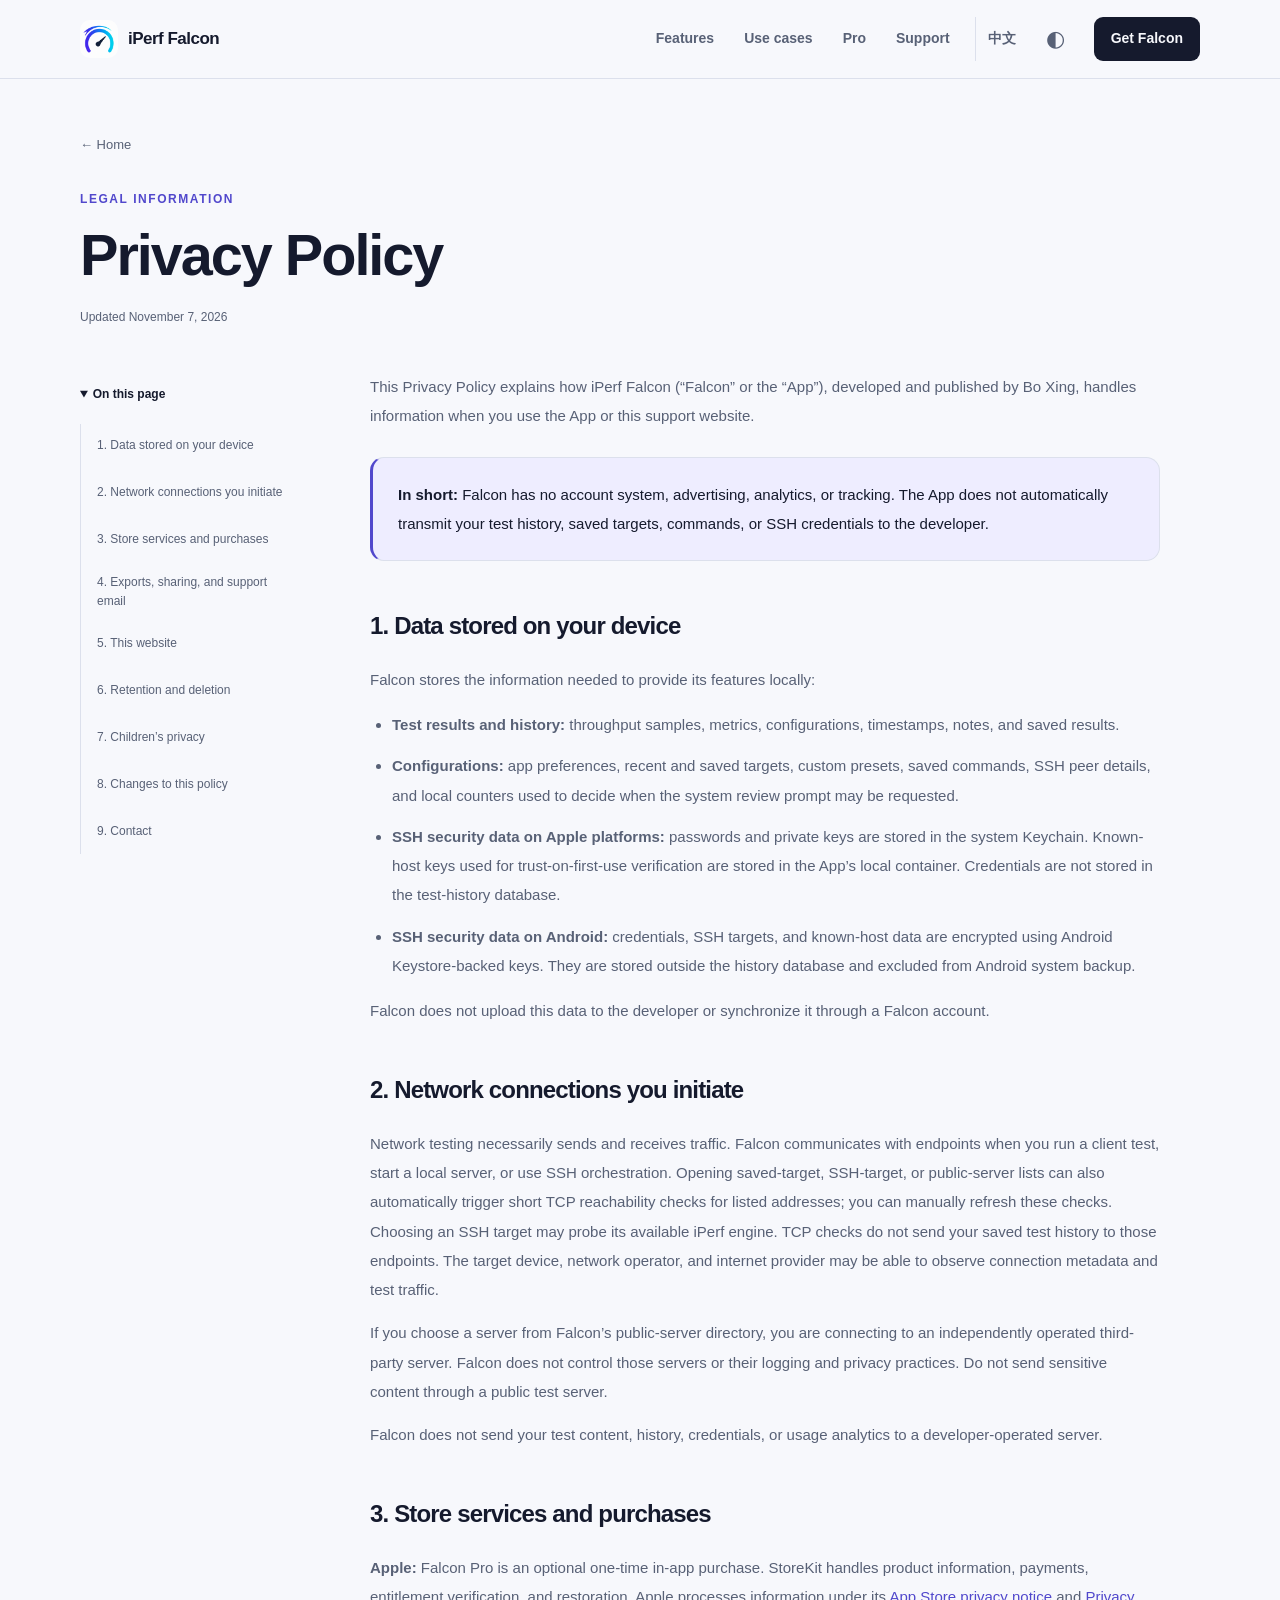
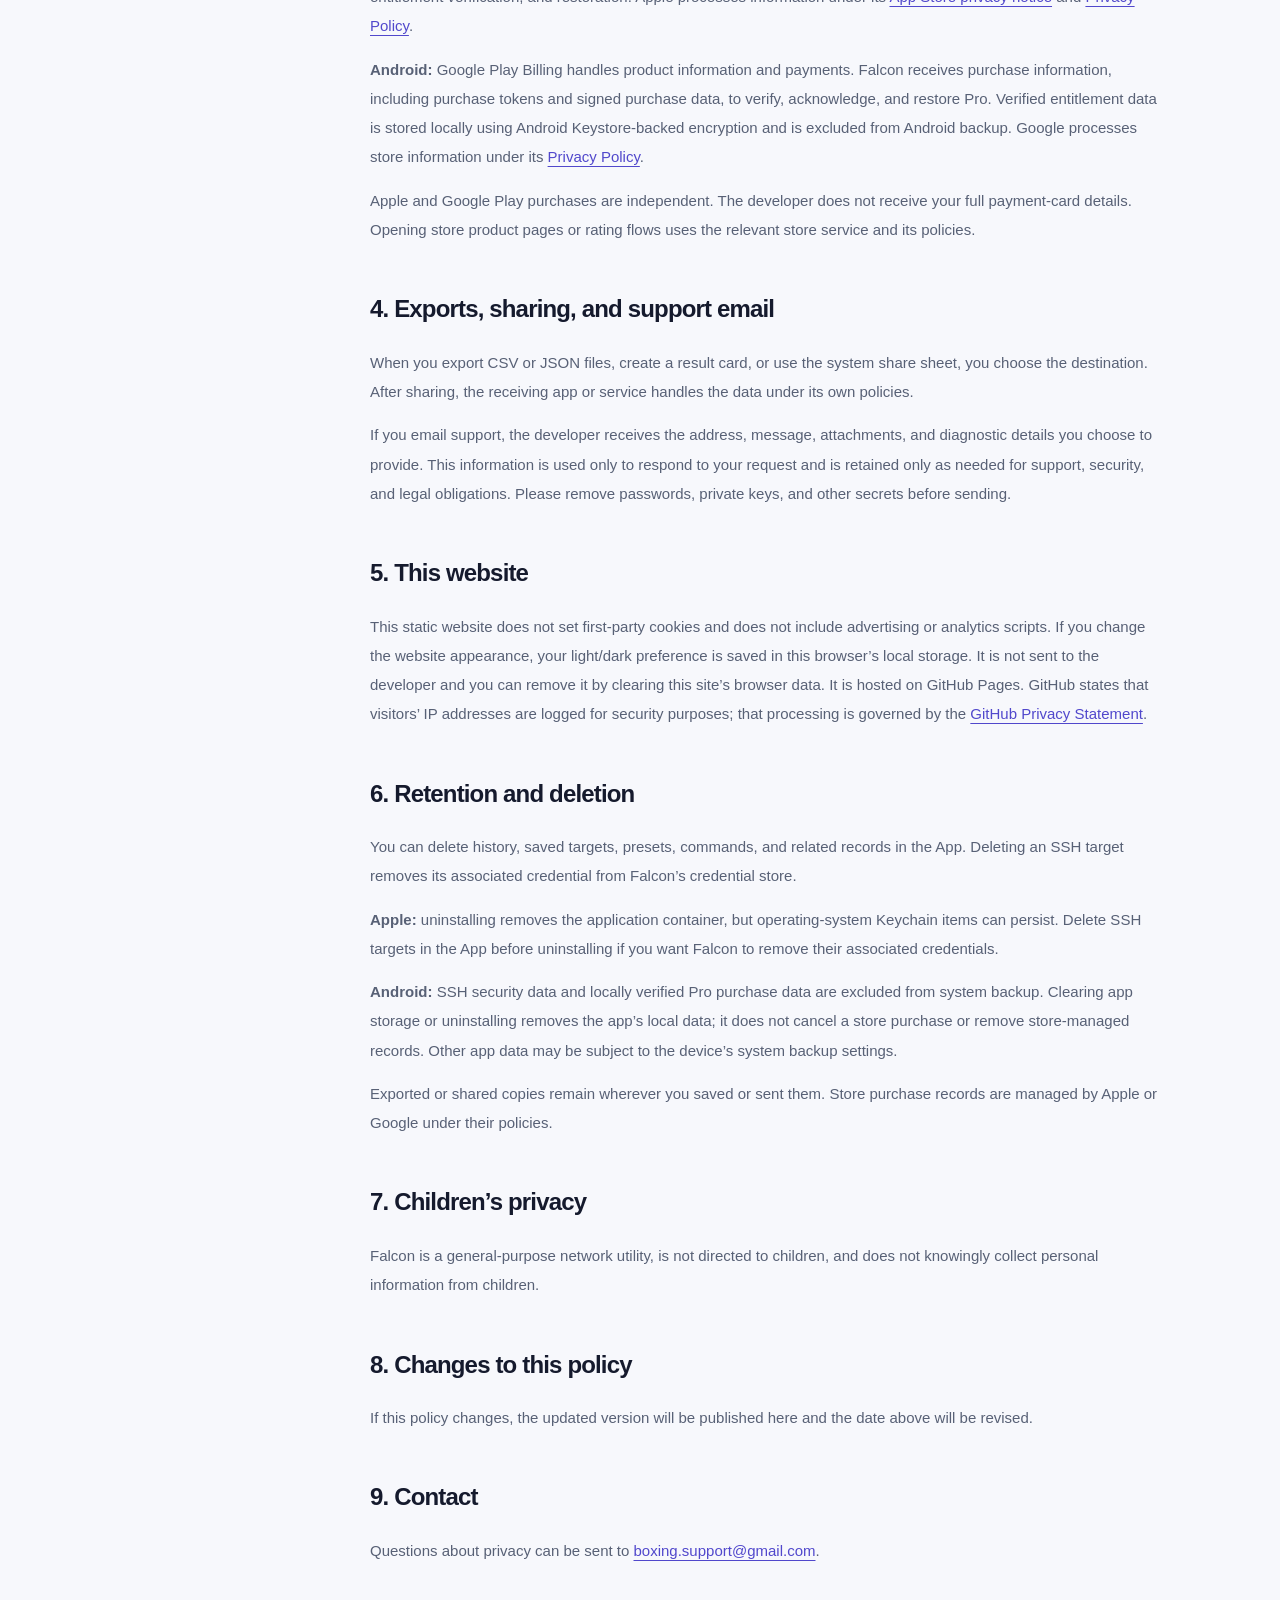
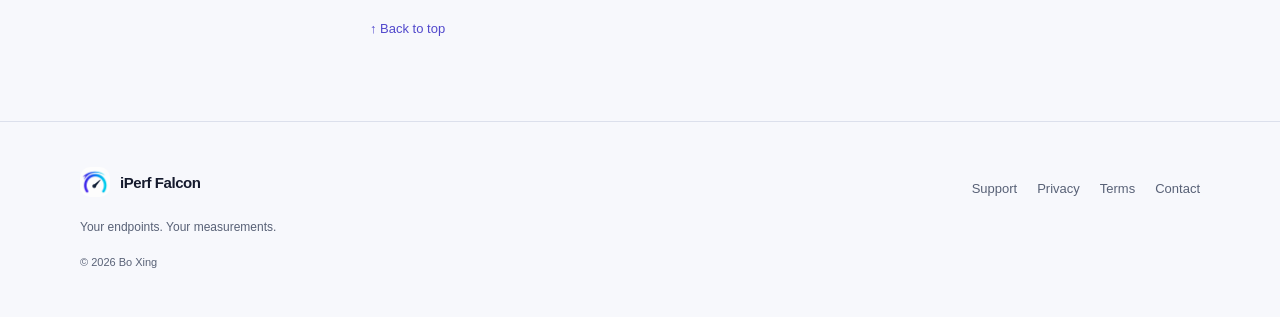
<file: privacy.html>
<!DOCTYPE html>
<!-- Generated by scripts/build_site.py; edit the generator or content/ sources. -->
<html lang="en">
<head><meta charset="utf-8"><meta name="viewport" content="width=device-width, initial-scale=1"><meta name="description" content="How iPerf Falcon handles local data, SSH credentials, network connections, Apple and Google Play purchases, and this website.">
<meta name="theme-color" content="#f7f8fc" media="(prefers-color-scheme: light)"><meta name="theme-color" content="#0c101b" media="(prefers-color-scheme: dark)">
<title>Privacy Policy · iPerf Falcon</title><link rel="canonical" href="https://bo-xing.github.io/falcon-site/privacy.html"><link rel="alternate" hreflang="en" href="https://bo-xing.github.io/falcon-site/privacy.html"><link rel="alternate" hreflang="zh-Hans" href="https://bo-xing.github.io/falcon-site/privacy-zh.html"><link rel="alternate" hreflang="x-default" href="https://bo-xing.github.io/falcon-site/privacy.html">
<meta property="og:type" content="website"><meta property="og:title" content="Privacy Policy · iPerf Falcon"><meta property="og:description" content="How iPerf Falcon handles local data, SSH credentials, network connections, Apple and Google Play purchases, and this website."><meta property="og:url" content="https://bo-xing.github.io/falcon-site/privacy.html"><meta property="og:image" content="https://bo-xing.github.io/falcon-site/assets/social-card.png"><meta property="og:locale" content="en_US"><meta name="twitter:card" content="summary_large_image">
<link rel="icon" href="app-icon.png" type="image/png"><link rel="apple-touch-icon" href="app-icon.png"><script src="theme.js?v=7fa52ed080"></script><link rel="stylesheet" href="style.css?v=b1c3650b82"><script src="site.js?v=a7347bb506" defer></script></head>
<body><a class="skip-link" href="#main-content">Skip to content</a>
    <header class="site-header"><div class="container header-inner">
      <a class="brand" href="index.html" aria-label="iPerf Falcon home"><img src="app-icon.png" width="38" height="38" alt=""><span>iPerf Falcon</span></a>
      <button class="menu-toggle" type="button" aria-expanded="false" aria-controls="main-nav" hidden>Menu<span aria-hidden="true">＋</span></button>
      <nav class="site-nav" id="main-nav" aria-label="Primary navigation">
        <a href="index.html#features">Features</a><a href="index.html#use-cases">Use cases</a><a href="index.html#pro">Pro</a>
        <a href="support.html">Support</a>
        <a class="language-link" href="privacy-zh.html" lang="zh-Hans" hreflang="zh-Hans" aria-label="切换至中文">中文</a>
        <button class="theme-toggle" type="button" data-dark-label="Use dark appearance" data-light-label="Use light appearance" aria-label="Change appearance" hidden><span aria-hidden="true">◐</span></button>
        <a class="nav-download" href="index.html#download">Get Falcon</a>
      </nav>
    </div></header><main id="main-content" tabindex="-1" class="document-page container"><header class="document-header"><a class="breadcrumb" href="index.html">← Home</a><p class="eyebrow">Legal information</p><h1>Privacy Policy</h1><p class="updated"><time datetime="2026-11-07">Updated November 7, 2026</time></p></header><div class="document-layout"><aside class="toc"><details open><summary>On this page</summary><nav aria-label="On this page"><a href="#local-data-title">1. Data stored on your device</a><a href="#network-title">2. Network connections you initiate</a><a href="#apple-title">3. Store services and purchases</a><a href="#exports-title">4. Exports, sharing, and support email</a><a href="#website-title">5. This website</a><a href="#deletion-title">6. Retention and deletion</a><a href="#children-title">7. Children’s privacy</a><a href="#changes-title">8. Changes to this policy</a><a href="#contact-title">9. Contact</a></nav></details></aside><article class="document-body"><p>This Privacy Policy explains how iPerf Falcon (“Falcon” or the “App”), developed and published by Bo Xing, handles information when you use the App or this support website.</p>

      <div class="callout">
        <p><strong>In short:</strong> Falcon has no account system, advertising, analytics, or tracking. The App does not automatically transmit your test history, saved targets, commands, or SSH credentials to the developer.</p>
      </div>

      <section aria-labelledby="local-data-title">
        <h2 id="local-data-title">1. Data stored on your device</h2>
        <p>Falcon stores the information needed to provide its features locally:</p>
        <ul>
          <li><strong>Test results and history:</strong> throughput samples, metrics, configurations, timestamps, notes, and saved results.</li>
          <li><strong>Configurations:</strong> app preferences, recent and saved targets, custom presets, saved commands, SSH peer details, and local counters used to decide when the system review prompt may be requested.</li>
          <li><strong>SSH security data on Apple platforms:</strong> passwords and private keys are stored in the system Keychain. Known-host keys used for trust-on-first-use verification are stored in the App’s local container. Credentials are not stored in the test-history database.</li>
          <li><strong>SSH security data on Android:</strong> credentials, SSH targets, and known-host data are encrypted using Android Keystore-backed keys. They are stored outside the history database and excluded from Android system backup.</li>
        </ul>
        <p>Falcon does not upload this data to the developer or synchronize it through a Falcon account.</p>
      </section>

      <section aria-labelledby="network-title">
        <h2 id="network-title">2. Network connections you initiate</h2>
        <p>Network testing necessarily sends and receives traffic. Falcon communicates with endpoints when you run a client test, start a local server, or use SSH orchestration. Opening saved-target, SSH-target, or public-server lists can also automatically trigger short TCP reachability checks for listed addresses; you can manually refresh these checks. Choosing an SSH target may probe its available iPerf engine. TCP checks do not send your saved test history to those endpoints. The target device, network operator, and internet provider may be able to observe connection metadata and test traffic.</p>
        <p>If you choose a server from Falcon’s public-server directory, you are connecting to an independently operated third-party server. Falcon does not control those servers or their logging and privacy practices. Do not send sensitive content through a public test server.</p>
        <p>Falcon does not send your test content, history, credentials, or usage analytics to a developer-operated server.</p>
      </section>

      <section aria-labelledby="apple-title">
        <h2 id="apple-title">3. Store services and purchases</h2>
        <p><strong>Apple:</strong> Falcon Pro is an optional one-time in-app purchase. StoreKit handles product information, payments, entitlement verification, and restoration. Apple processes information under its <a href="https://www.apple.com/legal/privacy/data/en/app-store/">App Store privacy notice</a> and <a href="https://www.apple.com/legal/privacy/">Privacy Policy</a>.</p>
        <p><strong>Android:</strong> Google Play Billing handles product information and payments. Falcon receives purchase information, including purchase tokens and signed purchase data, to verify, acknowledge, and restore Pro. Verified entitlement data is stored locally using Android Keystore-backed encryption and is excluded from Android backup. Google processes store information under its <a href="https://policies.google.com/privacy">Privacy Policy</a>.</p>
        <p>Apple and Google Play purchases are independent. The developer does not receive your full payment-card details. Opening store product pages or rating flows uses the relevant store service and its policies.</p>
      </section>

      <section aria-labelledby="exports-title">
        <h2 id="exports-title">4. Exports, sharing, and support email</h2>
        <p>When you export CSV or JSON files, create a result card, or use the system share sheet, you choose the destination. After sharing, the receiving app or service handles the data under its own policies.</p>
        <p>If you email support, the developer receives the address, message, attachments, and diagnostic details you choose to provide. This information is used only to respond to your request and is retained only as needed for support, security, and legal obligations. Please remove passwords, private keys, and other secrets before sending.</p>
      </section>

      <section aria-labelledby="website-title">
        <h2 id="website-title">5. This website</h2>
        <p>This static website does not set first-party cookies and does not include advertising or analytics scripts. If you change the website appearance, your light/dark preference is saved in this browser’s local storage. It is not sent to the developer and you can remove it by clearing this site’s browser data. It is hosted on GitHub Pages. GitHub states that visitors’ IP addresses are logged for security purposes; that processing is governed by the <a href="https://docs.github.com/en/site-policy/privacy-policies/github-general-privacy-statement">GitHub Privacy Statement</a>.</p>
      </section>

      <section aria-labelledby="deletion-title">
        <h2 id="deletion-title">6. Retention and deletion</h2>
        <p>You can delete history, saved targets, presets, commands, and related records in the App. Deleting an SSH target removes its associated credential from Falcon’s credential store.</p>
        <p><strong>Apple:</strong> uninstalling removes the application container, but operating-system Keychain items can persist. Delete SSH targets in the App before uninstalling if you want Falcon to remove their associated credentials.</p>
        <p><strong>Android:</strong> SSH security data and locally verified Pro purchase data are excluded from system backup. Clearing app storage or uninstalling removes the app’s local data; it does not cancel a store purchase or remove store-managed records. Other app data may be subject to the device’s system backup settings.</p>
        <p>Exported or shared copies remain wherever you saved or sent them. Store purchase records are managed by Apple or Google under their policies.</p>
      </section>

      <section aria-labelledby="children-title">
        <h2 id="children-title">7. Children’s privacy</h2>
        <p>Falcon is a general-purpose network utility, is not directed to children, and does not knowingly collect personal information from children.</p>
      </section>

      <section aria-labelledby="changes-title">
        <h2 id="changes-title">8. Changes to this policy</h2>
        <p>If this policy changes, the updated version will be published here and the date above will be revised.</p>
      </section>

      <section aria-labelledby="contact-title">
        <h2 id="contact-title">9. Contact</h2>
        <p>Questions about privacy can be sent to <a href="mailto:boxing.support@gmail.com">boxing.support@gmail.com</a>.</p>
      </section>
<a class="back-top" href="#main-content">↑ Back to top</a></article></div></main><footer class="site-footer"><div class="container footer-inner">
      <div><a class="brand footer-brand" href="index.html"><img src="app-icon.png" width="30" height="30" alt="">iPerf Falcon</a><p>Your endpoints. Your measurements.</p><small>© 2026 Bo Xing</small></div>
      <nav class="footer-links" aria-label="Footer navigation"><a href="support.html">Support</a><a href="privacy.html">Privacy</a><a href="terms.html">Terms</a><a href="mailto:boxing.support@gmail.com">Contact</a></nav>
    </div></footer>
<dialog class="lightbox" aria-label="App screenshot preview"><button class="lightbox-close" type="button" aria-label="Close preview">×</button><figure><img alt=""><figcaption></figcaption></figure></dialog>
</body></html>
</file>
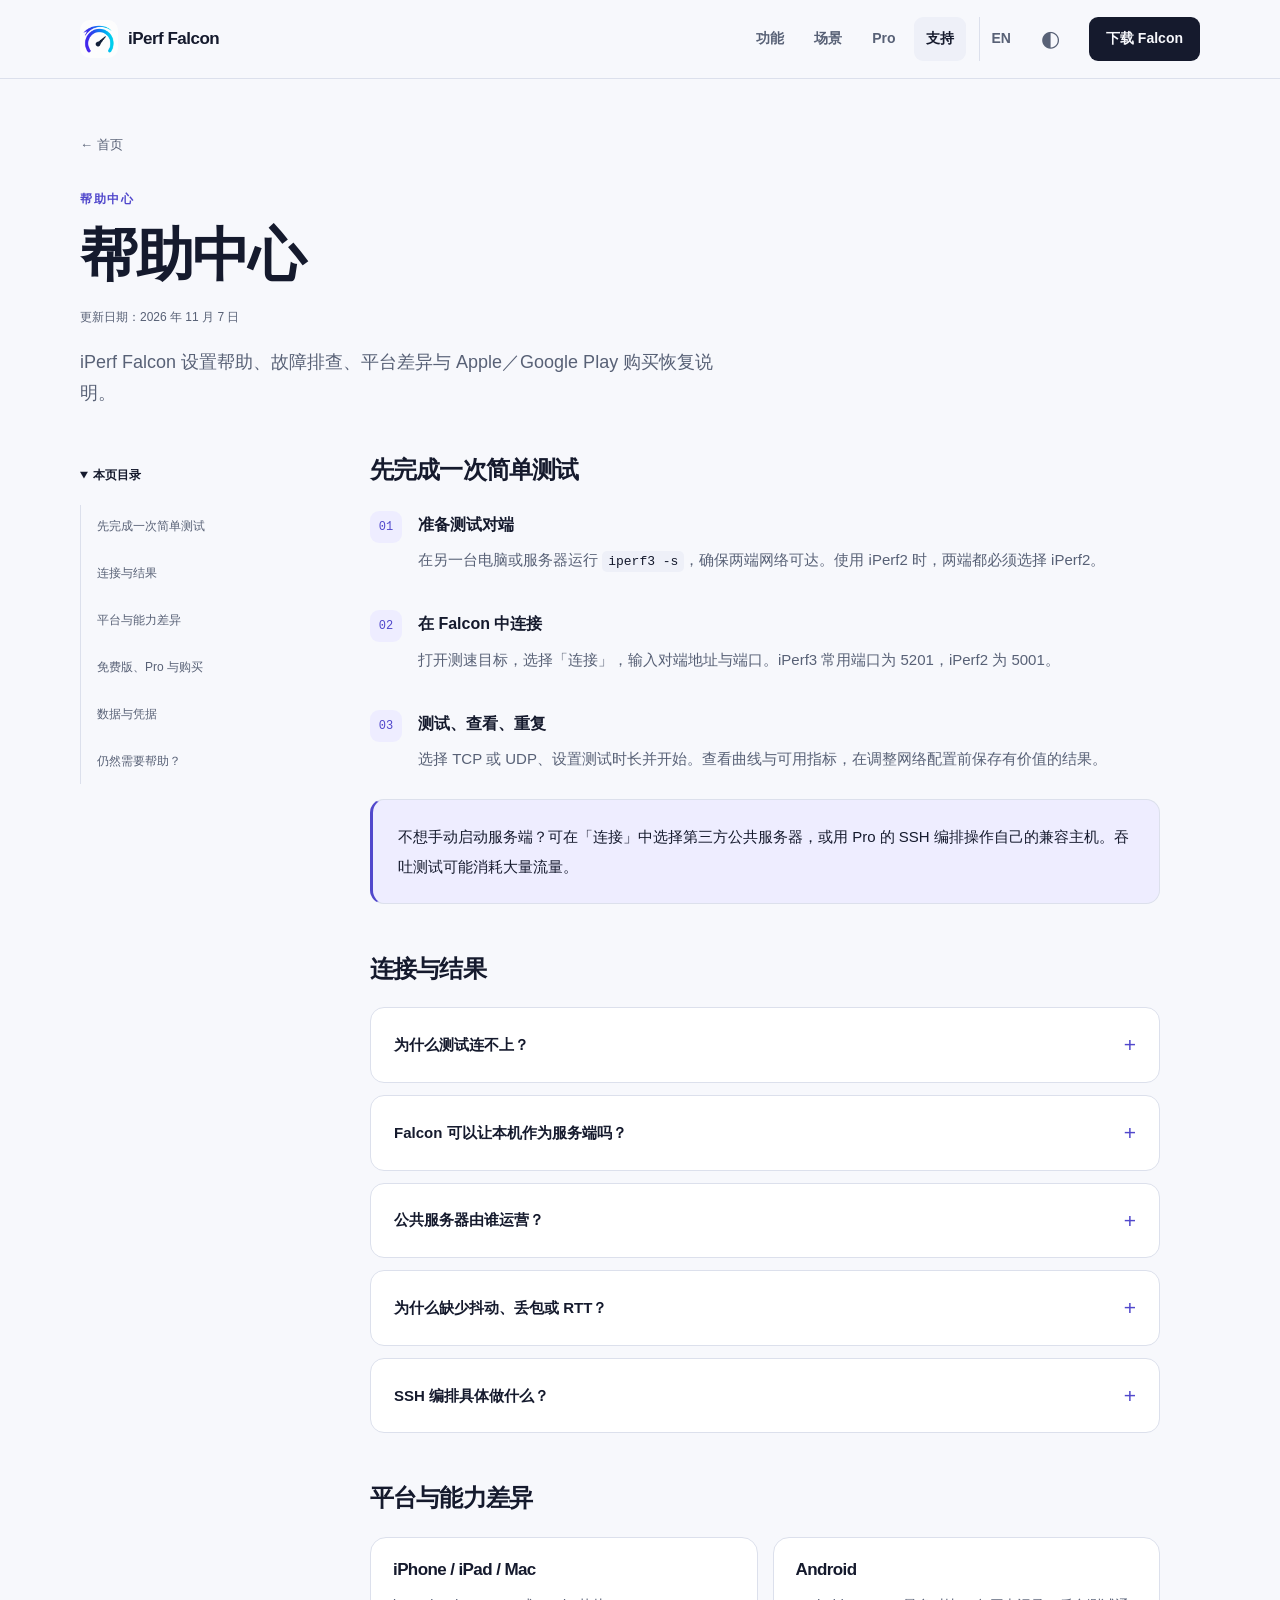
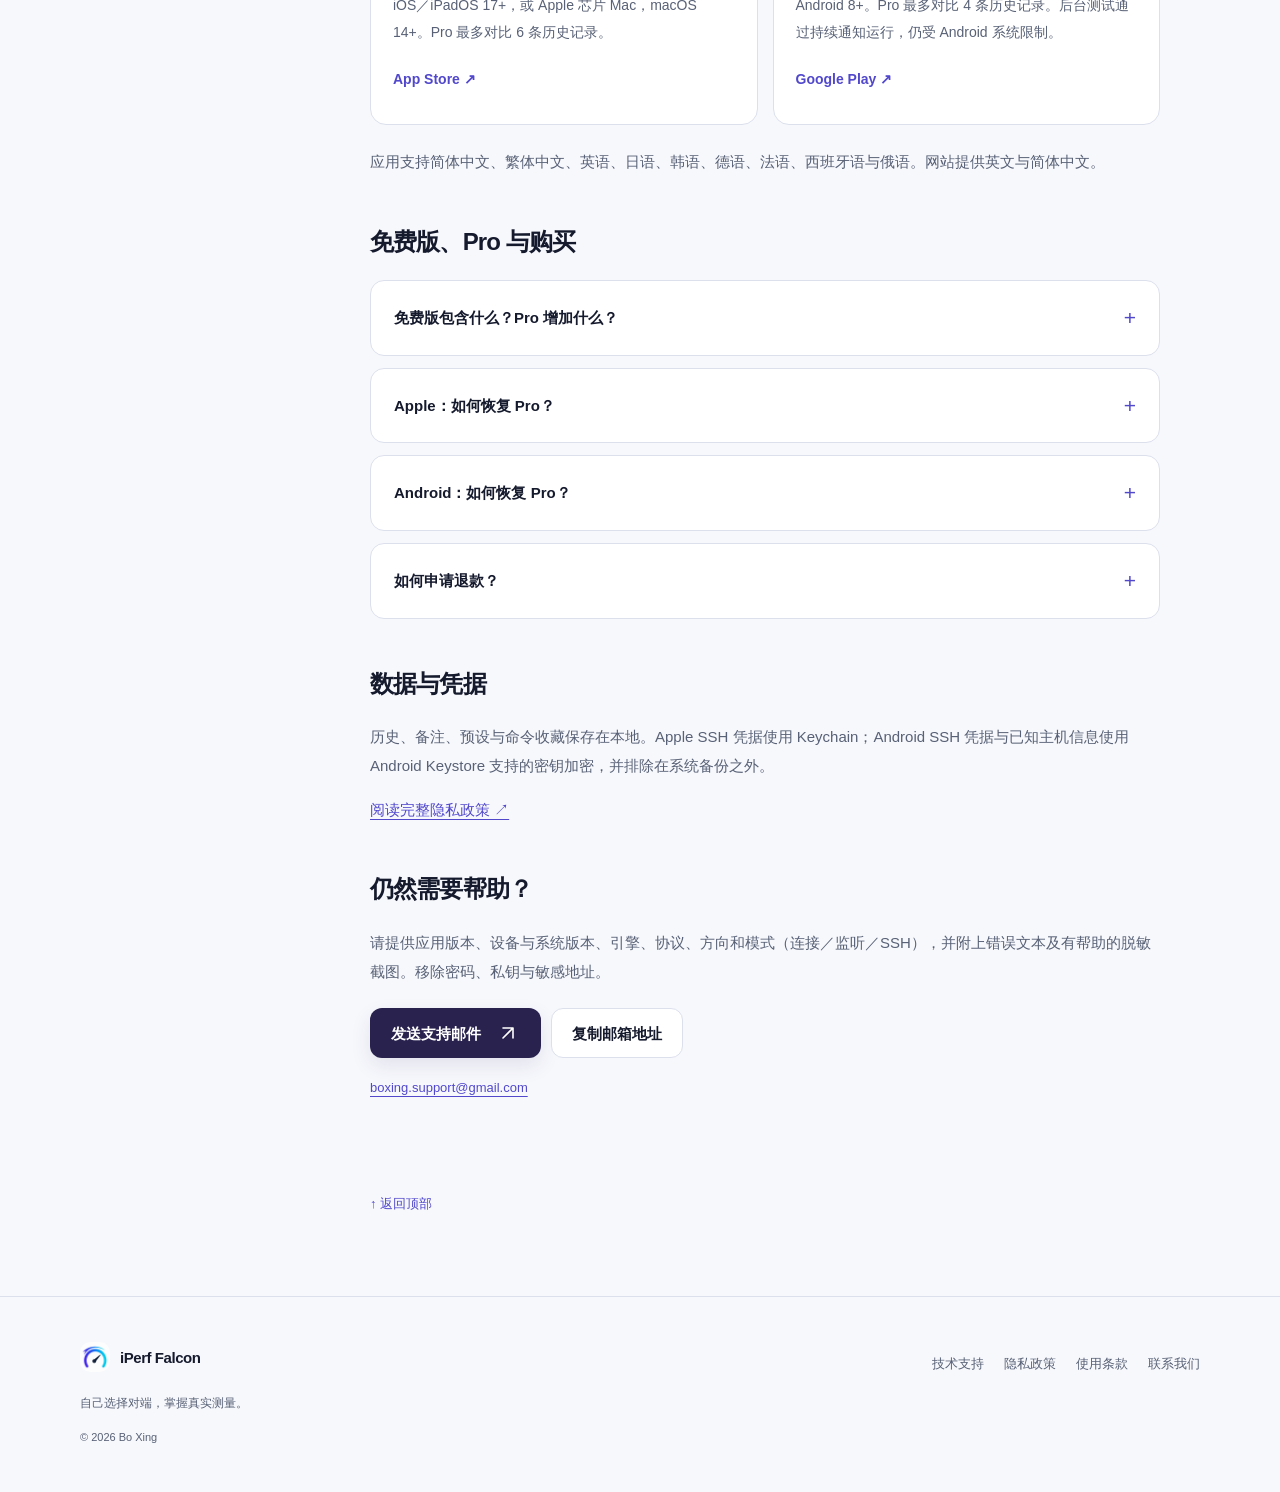
<file: support-zh.html>
<!DOCTYPE html>
<!-- Generated by scripts/build_site.py; edit the generator or content/ sources. -->
<html lang="zh-Hans">
<head><meta charset="utf-8"><meta name="viewport" content="width=device-width, initial-scale=1"><meta name="description" content="iPerf Falcon 设置帮助、故障排查、平台差异与 Apple／Google Play 购买恢复说明。">
<meta name="theme-color" content="#f7f8fc" media="(prefers-color-scheme: light)"><meta name="theme-color" content="#0c101b" media="(prefers-color-scheme: dark)">
<title>帮助中心 · iPerf Falcon</title><link rel="canonical" href="https://bo-xing.github.io/falcon-site/support-zh.html"><link rel="alternate" hreflang="en" href="https://bo-xing.github.io/falcon-site/support.html"><link rel="alternate" hreflang="zh-Hans" href="https://bo-xing.github.io/falcon-site/support-zh.html"><link rel="alternate" hreflang="x-default" href="https://bo-xing.github.io/falcon-site/support.html">
<meta property="og:type" content="website"><meta property="og:title" content="帮助中心 · iPerf Falcon"><meta property="og:description" content="iPerf Falcon 设置帮助、故障排查、平台差异与 Apple／Google Play 购买恢复说明。"><meta property="og:url" content="https://bo-xing.github.io/falcon-site/support-zh.html"><meta property="og:image" content="https://bo-xing.github.io/falcon-site/assets/social-card.png"><meta property="og:locale" content="zh_CN"><meta name="twitter:card" content="summary_large_image">
<link rel="icon" href="app-icon.png" type="image/png"><link rel="apple-touch-icon" href="app-icon.png"><script src="theme.js?v=7fa52ed080"></script><link rel="stylesheet" href="style.css?v=b1c3650b82"><script src="site.js?v=a7347bb506" defer></script></head>
<body><a class="skip-link" href="#main-content">跳至正文</a>
    <header class="site-header"><div class="container header-inner">
      <a class="brand" href="index-zh.html" aria-label="iPerf Falcon 首页"><img src="app-icon.png" width="38" height="38" alt=""><span>iPerf Falcon</span></a>
      <button class="menu-toggle" type="button" aria-expanded="false" aria-controls="main-nav" hidden>菜单<span aria-hidden="true">＋</span></button>
      <nav class="site-nav" id="main-nav" aria-label="主导航">
        <a href="index-zh.html#features">功能</a><a href="index-zh.html#use-cases">场景</a><a href="index-zh.html#pro">Pro</a>
        <a href="support-zh.html" aria-current="page">支持</a>
        <a class="language-link" href="support.html" lang="en" hreflang="en" aria-label="Switch to English">EN</a>
        <button class="theme-toggle" type="button" data-dark-label="使用深色外观" data-light-label="使用浅色外观" aria-label="切换外观" hidden><span aria-hidden="true">◐</span></button>
        <a class="nav-download" href="index-zh.html#download">下载 Falcon</a>
      </nav>
    </div></header><main id="main-content" tabindex="-1" class="document-page container"><header class="document-header"><a class="breadcrumb" href="index-zh.html">← 首页</a><p class="eyebrow">帮助中心</p><h1>帮助中心</h1><p class="updated"><time datetime="2026-11-07">更新日期：2026 年 11 月 7 日</time></p><p class="document-lead">iPerf Falcon 设置帮助、故障排查、平台差异与 Apple／Google Play 购买恢复说明。</p></header><div class="document-layout"><aside class="toc"><details open><summary>本页目录</summary><nav aria-label="本页目录"><a href="#quick-start-title">先完成一次简单测试</a><a href="#troubleshooting-title">连接与结果</a><a href="#platforms-title">平台与能力差异</a><a href="#purchases-title">免费版、Pro 与购买</a><a href="#data-title">数据与凭据</a><a href="#contact-title">仍然需要帮助？</a></nav></details></aside><article class="document-body"><section id="quick-start" aria-labelledby="quick-start-title"><h2 id="quick-start-title">先完成一次简单测试</h2><ol class="quick-steps"><li><strong>准备测试对端</strong><p>在另一台电脑或服务器运行 <code>iperf3 -s</code>，确保两端网络可达。使用 iPerf2 时，两端都必须选择 iPerf2。</p></li><li><strong>在 Falcon 中连接</strong><p>打开测速目标，选择「连接」，输入对端地址与端口。iPerf3 常用端口为 5201，iPerf2 为 5001。</p></li><li><strong>测试、查看、重复</strong><p>选择 TCP 或 UDP、设置测试时长并开始。查看曲线与可用指标，在调整网络配置前保存有价值的结果。</p></li></ol><div class="callout"><p>不想手动启动服务端？可在「连接」中选择第三方公共服务器，或用 Pro 的 SSH 编排操作自己的兼容主机。吞吐测试可能消耗大量流量。</p></div></section>
      <section id="troubleshooting" aria-labelledby="troubleshooting-title"><h2 id="troubleshooting-title">连接与结果</h2><div class="faq-list"><details class="faq-item" id="connection"><summary>为什么测试连不上？</summary><div class="faq-answer"><p>检查对端地址、端口、防火墙、本地网络权限与网络可达性。除 SSH 编排外，对端应已启动服务。iPerf3 与 iPerf2 不能互通。</p><p>TCP 端口检测成功不代表兼容的 iPerf 或 UDP 服务一定可用。</p></div></details><details class="faq-item" id="listening"><summary>Falcon 可以让本机作为服务端吗？</summary><div class="faq-answer"><p>可以。选择「监听」，设置接口与端口后启动，让其他设备连接 Falcon 显示的地址。可持续接受多次客户端会话，直到停止；结果按自动或手动保存偏好处理。</p></div></details><details class="faq-item" id="public-servers"><summary>公共服务器由谁运营？</summary><div class="faq-answer"><p>由独立第三方运营。Falcon 不运营这些服务器，也不保证其可用性、容量、隐私实践或支持端口。请遵守运营方限制；需要受控测量时使用自己的对端。</p></div></details><details class="faq-item" id="missing-metrics"><summary>为什么缺少抖动、丢包或 RTT？</summary><div class="faq-answer"><p>指标取决于引擎、协议、方向和对端报告。破折号表示没有有效数值，并非零。部分 iPerf2 UDP 组合不会返回接收端报告。</p></div></details><details class="faq-item" id="ssh"><summary>SSH 编排具体做什么？</summary><div class="faq-answer"><p>Pro 可连接 OpenWrt、Linux 或其他兼容 SSH 主机，检测 iPerf 引擎、启动对端、运行测试并清理。支持密码、OpenSSH 私钥与明确配置的无凭据访问；主机密钥变化时需要明确确认。</p></div></details></div></section>
      <section id="platforms" aria-labelledby="platforms-title"><h2 id="platforms-title">平台与能力差异</h2><div class="platform-help"><article><h3>iPhone / iPad / Mac</h3><p>iOS／iPadOS 17+，或 Apple 芯片 Mac，macOS 14+。Pro 最多对比 6 条历史记录。</p><a class="text-link" href="https://apps.apple.com/app/id6780008195">App Store ↗</a></article><article><h3>Android</h3><p>Android 8+。Pro 最多对比 4 条历史记录。后台测试通过持续通知运行，仍受 Android 系统限制。</p><a class="text-link" href="https://play.google.com/store/apps/details?id=com.boxing.falcon">Google Play ↗</a></article></div><p>应用支持简体中文、繁体中文、英语、日语、韩语、德语、法语、西班牙语与俄语。网站提供英文与简体中文。</p></section>
      <section id="purchases" aria-labelledby="purchases-title"><h2 id="purchases-title">免费版、Pro 与购买</h2><div class="faq-list"><details class="faq-item" id="free-pro"><summary>免费版包含什么？Pro 增加什么？</summary><div class="faq-answer"><p>免费版包含基础手动 TCP／UDP 测试、本机服务端、实时结果、历史、单条 CSV／JSON 导出与分享卡片。Pro 增加 SSH 编排、高级图形参数与命令配置、命令收藏、内置场景与自定义预设、保存常用目标、多记录对比和批量导出。</p><p>iPerf3 支持上传、下载与同时双向测速。方向支持因引擎而异，以已安装版本中的可选项为准。</p></div></details><details class="faq-item" id="restore-apple"><summary>Apple：如何恢复 Pro？</summary><div class="faq-answer"><p>打开「设置 → Falcon Pro → 恢复购买」，使用原购买的 Apple 账户。Apple 购买可在使用该账户的 iPhone、iPad 与 Mac 上使用，不会解锁 Google Play 版本。</p></div></details><details class="faq-item" id="restore-android"><summary>Android：如何恢复 Pro？</summary><div class="faq-answer"><p>打开「设置 → Falcon Pro → 恢复购买」，使用原购买的 Google Play 账号。如未恢复，检查账号与订单状态；待付款订单不会解锁 Pro。Google Play 与 Apple 购买相互独立。</p></div></details><details class="faq-item" id="refunds"><summary>如何申请退款？</summary><div class="faq-answer"><p>请通过原购买商店处理：<a href="https://reportaproblem.apple.com/">Apple 购买支持</a>或 <a href="https://support.google.com/googleplay/answer/2479637">Google Play 退款帮助</a>。是否符合退款条件取决于商店政策及适用消费者权利，也可联系开发者协助排查购买问题。</p></div></details></div></section>
      <section id="data" aria-labelledby="data-title"><h2 id="data-title">数据与凭据</h2><p>历史、备注、预设与命令收藏保存在本地。Apple SSH 凭据使用 Keychain；Android SSH 凭据与已知主机信息使用 Android Keystore 支持的密钥加密，并排除在系统备份之外。</p><p><a href="privacy-zh.html">阅读完整隐私政策 ↗</a></p></section>
      <section id="contact" aria-labelledby="contact-title"><h2 id="contact-title">仍然需要帮助？</h2><p>请提供应用版本、设备与系统版本、引擎、协议、方向和模式（连接／监听／SSH），并附上错误文本及有帮助的脱敏截图。移除密码、私钥与敏感地址。</p><div class="contact-actions"><a class="button primary" href="mailto:boxing.support@gmail.com?subject=Falcon%20support">发送支持邮件 <svg class="icon" viewBox="0 0 24 24" fill="none" stroke="currentColor" stroke-width="1.6" stroke-linecap="round" stroke-linejoin="round" aria-hidden="true"><path d="M7 17 17 7M7 7h10v10"/></svg></a><button class="button secondary copy-email" type="button" data-copy="boxing.support@gmail.com" data-success="邮箱已复制" data-failure="请选中下方邮箱复制" hidden>复制邮箱地址</button></div><p class="email-address"><a href="mailto:boxing.support@gmail.com">boxing.support@gmail.com</a></p><p class="copy-status" role="status" aria-live="polite"></p></section><a class="back-top" href="#main-content">↑ 返回顶部</a></article></div></main><footer class="site-footer"><div class="container footer-inner">
      <div><a class="brand footer-brand" href="index-zh.html"><img src="app-icon.png" width="30" height="30" alt="">iPerf Falcon</a><p>自己选择对端，掌握真实测量。</p><small>© 2026 Bo Xing</small></div>
      <nav class="footer-links" aria-label="页脚导航"><a href="support-zh.html">技术支持</a><a href="privacy-zh.html">隐私政策</a><a href="terms-zh.html">使用条款</a><a href="mailto:boxing.support@gmail.com">联系我们</a></nav>
    </div></footer>
<dialog class="lightbox" aria-label="应用截图预览"><button class="lightbox-close" type="button" aria-label="关闭预览">×</button><figure><img alt=""><figcaption></figcaption></figure></dialog>
</body></html>
</file>
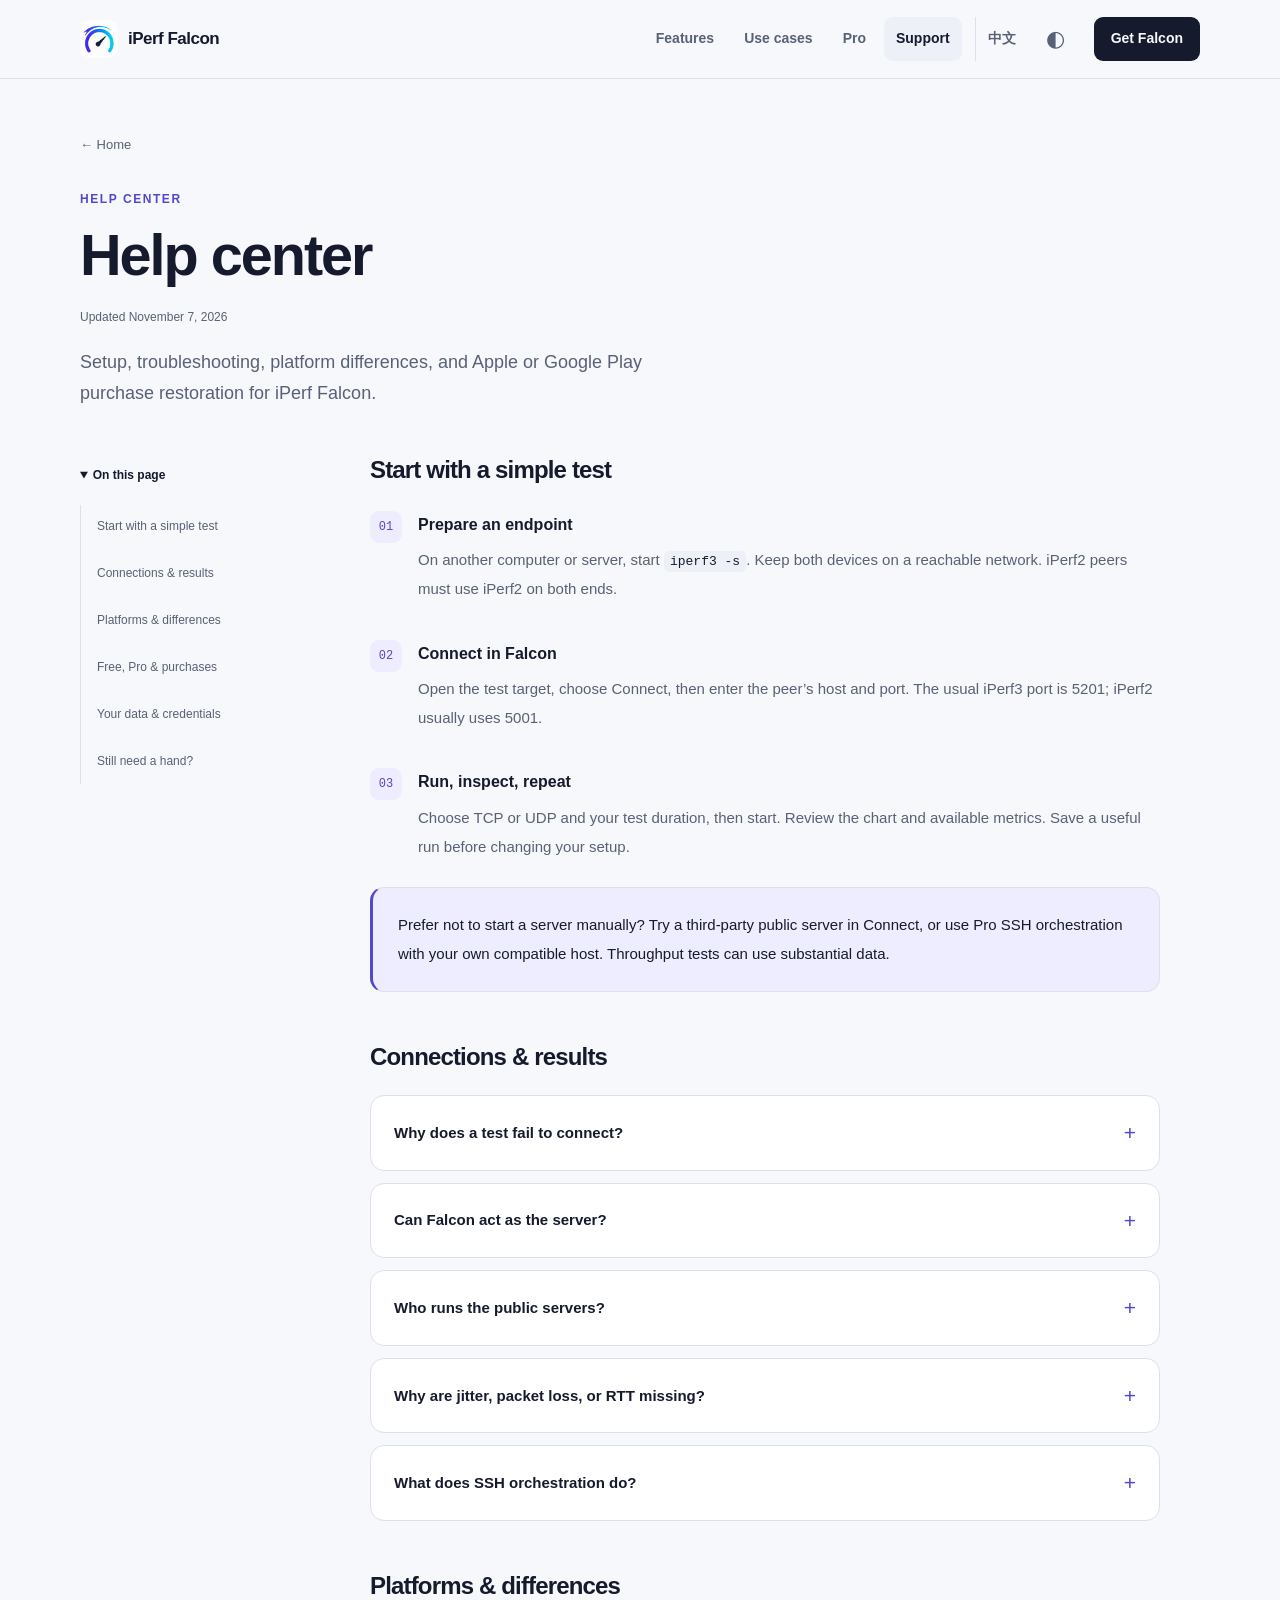
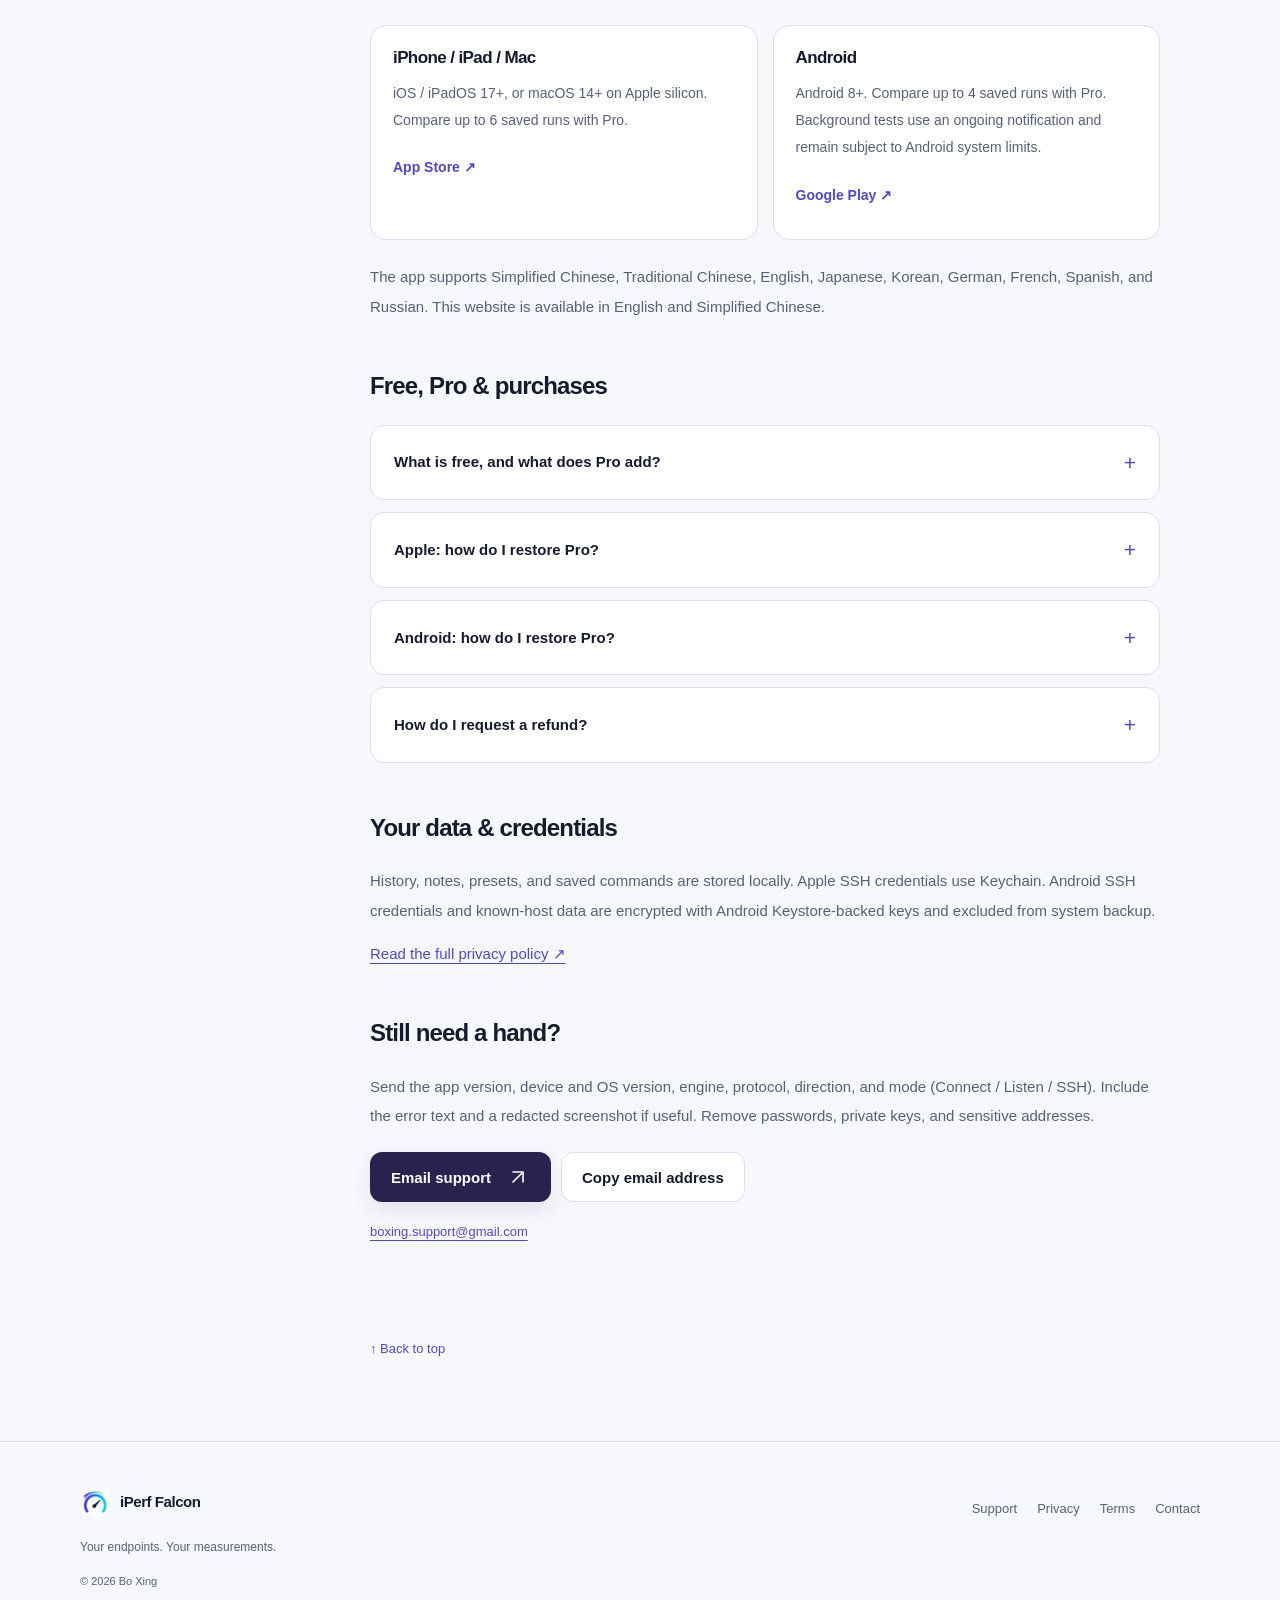
<file: support.html>
<!DOCTYPE html>
<!-- Generated by scripts/build_site.py; edit the generator or content/ sources. -->
<html lang="en">
<head><meta charset="utf-8"><meta name="viewport" content="width=device-width, initial-scale=1"><meta name="description" content="Setup, troubleshooting, platform differences, and Apple or Google Play purchase restoration for iPerf Falcon.">
<meta name="theme-color" content="#f7f8fc" media="(prefers-color-scheme: light)"><meta name="theme-color" content="#0c101b" media="(prefers-color-scheme: dark)">
<title>Help center · iPerf Falcon</title><link rel="canonical" href="https://bo-xing.github.io/falcon-site/support.html"><link rel="alternate" hreflang="en" href="https://bo-xing.github.io/falcon-site/support.html"><link rel="alternate" hreflang="zh-Hans" href="https://bo-xing.github.io/falcon-site/support-zh.html"><link rel="alternate" hreflang="x-default" href="https://bo-xing.github.io/falcon-site/support.html">
<meta property="og:type" content="website"><meta property="og:title" content="Help center · iPerf Falcon"><meta property="og:description" content="Setup, troubleshooting, platform differences, and Apple or Google Play purchase restoration for iPerf Falcon."><meta property="og:url" content="https://bo-xing.github.io/falcon-site/support.html"><meta property="og:image" content="https://bo-xing.github.io/falcon-site/assets/social-card.png"><meta property="og:locale" content="en_US"><meta name="twitter:card" content="summary_large_image">
<link rel="icon" href="app-icon.png" type="image/png"><link rel="apple-touch-icon" href="app-icon.png"><script src="theme.js?v=7fa52ed080"></script><link rel="stylesheet" href="style.css?v=b1c3650b82"><script src="site.js?v=a7347bb506" defer></script></head>
<body><a class="skip-link" href="#main-content">Skip to content</a>
    <header class="site-header"><div class="container header-inner">
      <a class="brand" href="index.html" aria-label="iPerf Falcon home"><img src="app-icon.png" width="38" height="38" alt=""><span>iPerf Falcon</span></a>
      <button class="menu-toggle" type="button" aria-expanded="false" aria-controls="main-nav" hidden>Menu<span aria-hidden="true">＋</span></button>
      <nav class="site-nav" id="main-nav" aria-label="Primary navigation">
        <a href="index.html#features">Features</a><a href="index.html#use-cases">Use cases</a><a href="index.html#pro">Pro</a>
        <a href="support.html" aria-current="page">Support</a>
        <a class="language-link" href="support-zh.html" lang="zh-Hans" hreflang="zh-Hans" aria-label="切换至中文">中文</a>
        <button class="theme-toggle" type="button" data-dark-label="Use dark appearance" data-light-label="Use light appearance" aria-label="Change appearance" hidden><span aria-hidden="true">◐</span></button>
        <a class="nav-download" href="index.html#download">Get Falcon</a>
      </nav>
    </div></header><main id="main-content" tabindex="-1" class="document-page container"><header class="document-header"><a class="breadcrumb" href="index.html">← Home</a><p class="eyebrow">Help center</p><h1>Help center</h1><p class="updated"><time datetime="2026-11-07">Updated November 7, 2026</time></p><p class="document-lead">Setup, troubleshooting, platform differences, and Apple or Google Play purchase restoration for iPerf Falcon.</p></header><div class="document-layout"><aside class="toc"><details open><summary>On this page</summary><nav aria-label="On this page"><a href="#quick-start-title">Start with a simple test</a><a href="#troubleshooting-title">Connections & results</a><a href="#platforms-title">Platforms & differences</a><a href="#purchases-title">Free, Pro & purchases</a><a href="#data-title">Your data & credentials</a><a href="#contact-title">Still need a hand?</a></nav></details></aside><article class="document-body"><section id="quick-start" aria-labelledby="quick-start-title"><h2 id="quick-start-title">Start with a simple test</h2><ol class="quick-steps"><li><strong>Prepare an endpoint</strong><p>On another computer or server, start <code>iperf3 -s</code>. Keep both devices on a reachable network. iPerf2 peers must use iPerf2 on both ends.</p></li><li><strong>Connect in Falcon</strong><p>Open the test target, choose Connect, then enter the peer’s host and port. The usual iPerf3 port is 5201; iPerf2 usually uses 5001.</p></li><li><strong>Run, inspect, repeat</strong><p>Choose TCP or UDP and your test duration, then start. Review the chart and available metrics. Save a useful run before changing your setup.</p></li></ol><div class="callout"><p>Prefer not to start a server manually? Try a third-party public server in Connect, or use Pro SSH orchestration with your own compatible host. Throughput tests can use substantial data.</p></div></section>
      <section id="troubleshooting" aria-labelledby="troubleshooting-title"><h2 id="troubleshooting-title">Connections & results</h2><div class="faq-list"><details class="faq-item" id="connection"><summary>Why does a test fail to connect?</summary><div class="faq-answer"><p>Check the peer address, port, firewall, local-network permission, and network reachability. The other device must already be listening unless you use SSH orchestration. iPerf3 and iPerf2 cannot communicate with each other.</p><p>A successful TCP port check does not prove that a compatible iPerf or UDP service is available.</p></div></details><details class="faq-item" id="listening"><summary>Can Falcon act as the server?</summary><div class="faq-answer"><p>Yes. Choose Listen, set the interface and port, then start. Connect another device to the address Falcon displays. It can accept repeated client sessions until you stop; results follow your automatic or manual saving preference.</p></div></details><details class="faq-item" id="public-servers"><summary>Who runs the public servers?</summary><div class="faq-answer"><p>Independent third parties. Falcon does not operate them or guarantee availability, capacity, privacy practices, or supported ports. Respect the operator’s limits. Use your own endpoint for controlled testing.</p></div></details><details class="faq-item" id="missing-metrics"><summary>Why are jitter, packet loss, or RTT missing?</summary><div class="faq-answer"><p>Metrics depend on the engine, protocol, direction, and peer reports. A dash means no valid value is available; it is not a zero. Some iPerf2 UDP combinations do not return a receiver report.</p></div></details><details class="faq-item" id="ssh"><summary>What does SSH orchestration do?</summary><div class="faq-answer"><p>Pro can connect to OpenWrt, Linux, or another compatible SSH host, detect an iPerf engine, start the endpoint, run the test, and clean up. It supports password and OpenSSH private-key authentication, plus explicitly configured credential-free access. Host-key changes require explicit confirmation.</p></div></details></div></section>
      <section id="platforms" aria-labelledby="platforms-title"><h2 id="platforms-title">Platforms & differences</h2><div class="platform-help"><article><h3>iPhone / iPad / Mac</h3><p>iOS / iPadOS 17+, or macOS 14+ on Apple silicon. Compare up to 6 saved runs with Pro.</p><a class="text-link" href="https://apps.apple.com/app/id6780008195">App Store ↗</a></article><article><h3>Android</h3><p>Android 8+. Compare up to 4 saved runs with Pro. Background tests use an ongoing notification and remain subject to Android system limits.</p><a class="text-link" href="https://play.google.com/store/apps/details?id=com.boxing.falcon">Google Play ↗</a></article></div><p>The app supports Simplified Chinese, Traditional Chinese, English, Japanese, Korean, German, French, Spanish, and Russian. This website is available in English and Simplified Chinese.</p></section>
      <section id="purchases" aria-labelledby="purchases-title"><h2 id="purchases-title">Free, Pro & purchases</h2><div class="faq-list"><details class="faq-item" id="free-pro"><summary>What is free, and what does Pro add?</summary><div class="faq-answer"><p>Free includes core manual TCP/UDP testing, local server mode, live results, history, individual CSV/JSON exports, and share cards. Pro adds SSH orchestration, advanced graphical parameters and command configuration, saved commands, built-in scenarios and custom presets, saved targets, multi-run comparison, and batch export.</p><p>iPerf3 supports upload, download, and simultaneous bidirectional tests. Direction support varies by engine; use the options available in your installed version.</p></div></details><details class="faq-item" id="restore-apple"><summary>Apple: how do I restore Pro?</summary><div class="faq-answer"><p>Open Settings → Falcon Pro → Restore Purchases. Use the Apple Account that made the purchase. The Apple purchase covers iPhone, iPad, and Mac using that account. It does not unlock the Google Play version.</p></div></details><details class="faq-item" id="restore-android"><summary>Android: how do I restore Pro?</summary><div class="faq-answer"><p>Open Settings → Falcon Pro → Restore Purchases, using the Google Play account that made the purchase. Check the account and purchase status if access is missing. A pending payment does not unlock Pro. Google Play and Apple purchases are independent.</p></div></details><details class="faq-item" id="refunds"><summary>How do I request a refund?</summary><div class="faq-answer"><p>Use the store where you purchased: <a href="https://reportaproblem.apple.com/">Apple purchase support</a> or <a href="https://support.google.com/googleplay/answer/2479637">Google Play refund help</a>. Eligibility depends on the store’s policies and applicable consumer rights. You may also contact the developer for purchase assistance.</p></div></details></div></section>
      <section id="data" aria-labelledby="data-title"><h2 id="data-title">Your data & credentials</h2><p>History, notes, presets, and saved commands are stored locally. Apple SSH credentials use Keychain. Android SSH credentials and known-host data are encrypted with Android Keystore-backed keys and excluded from system backup.</p><p><a href="privacy.html">Read the full privacy policy ↗</a></p></section>
      <section id="contact" aria-labelledby="contact-title"><h2 id="contact-title">Still need a hand?</h2><p>Send the app version, device and OS version, engine, protocol, direction, and mode (Connect / Listen / SSH). Include the error text and a redacted screenshot if useful. Remove passwords, private keys, and sensitive addresses.</p><div class="contact-actions"><a class="button primary" href="mailto:boxing.support@gmail.com?subject=Falcon%20support">Email support <svg class="icon" viewBox="0 0 24 24" fill="none" stroke="currentColor" stroke-width="1.6" stroke-linecap="round" stroke-linejoin="round" aria-hidden="true"><path d="M7 17 17 7M7 7h10v10"/></svg></a><button class="button secondary copy-email" type="button" data-copy="boxing.support@gmail.com" data-success="Email copied" data-failure="Select and copy the address below" hidden>Copy email address</button></div><p class="email-address"><a href="mailto:boxing.support@gmail.com">boxing.support@gmail.com</a></p><p class="copy-status" role="status" aria-live="polite"></p></section><a class="back-top" href="#main-content">↑ Back to top</a></article></div></main><footer class="site-footer"><div class="container footer-inner">
      <div><a class="brand footer-brand" href="index.html"><img src="app-icon.png" width="30" height="30" alt="">iPerf Falcon</a><p>Your endpoints. Your measurements.</p><small>© 2026 Bo Xing</small></div>
      <nav class="footer-links" aria-label="Footer navigation"><a href="support.html">Support</a><a href="privacy.html">Privacy</a><a href="terms.html">Terms</a><a href="mailto:boxing.support@gmail.com">Contact</a></nav>
    </div></footer>
<dialog class="lightbox" aria-label="App screenshot preview"><button class="lightbox-close" type="button" aria-label="Close preview">×</button><figure><img alt=""><figcaption></figcaption></figure></dialog>
</body></html>
</file>
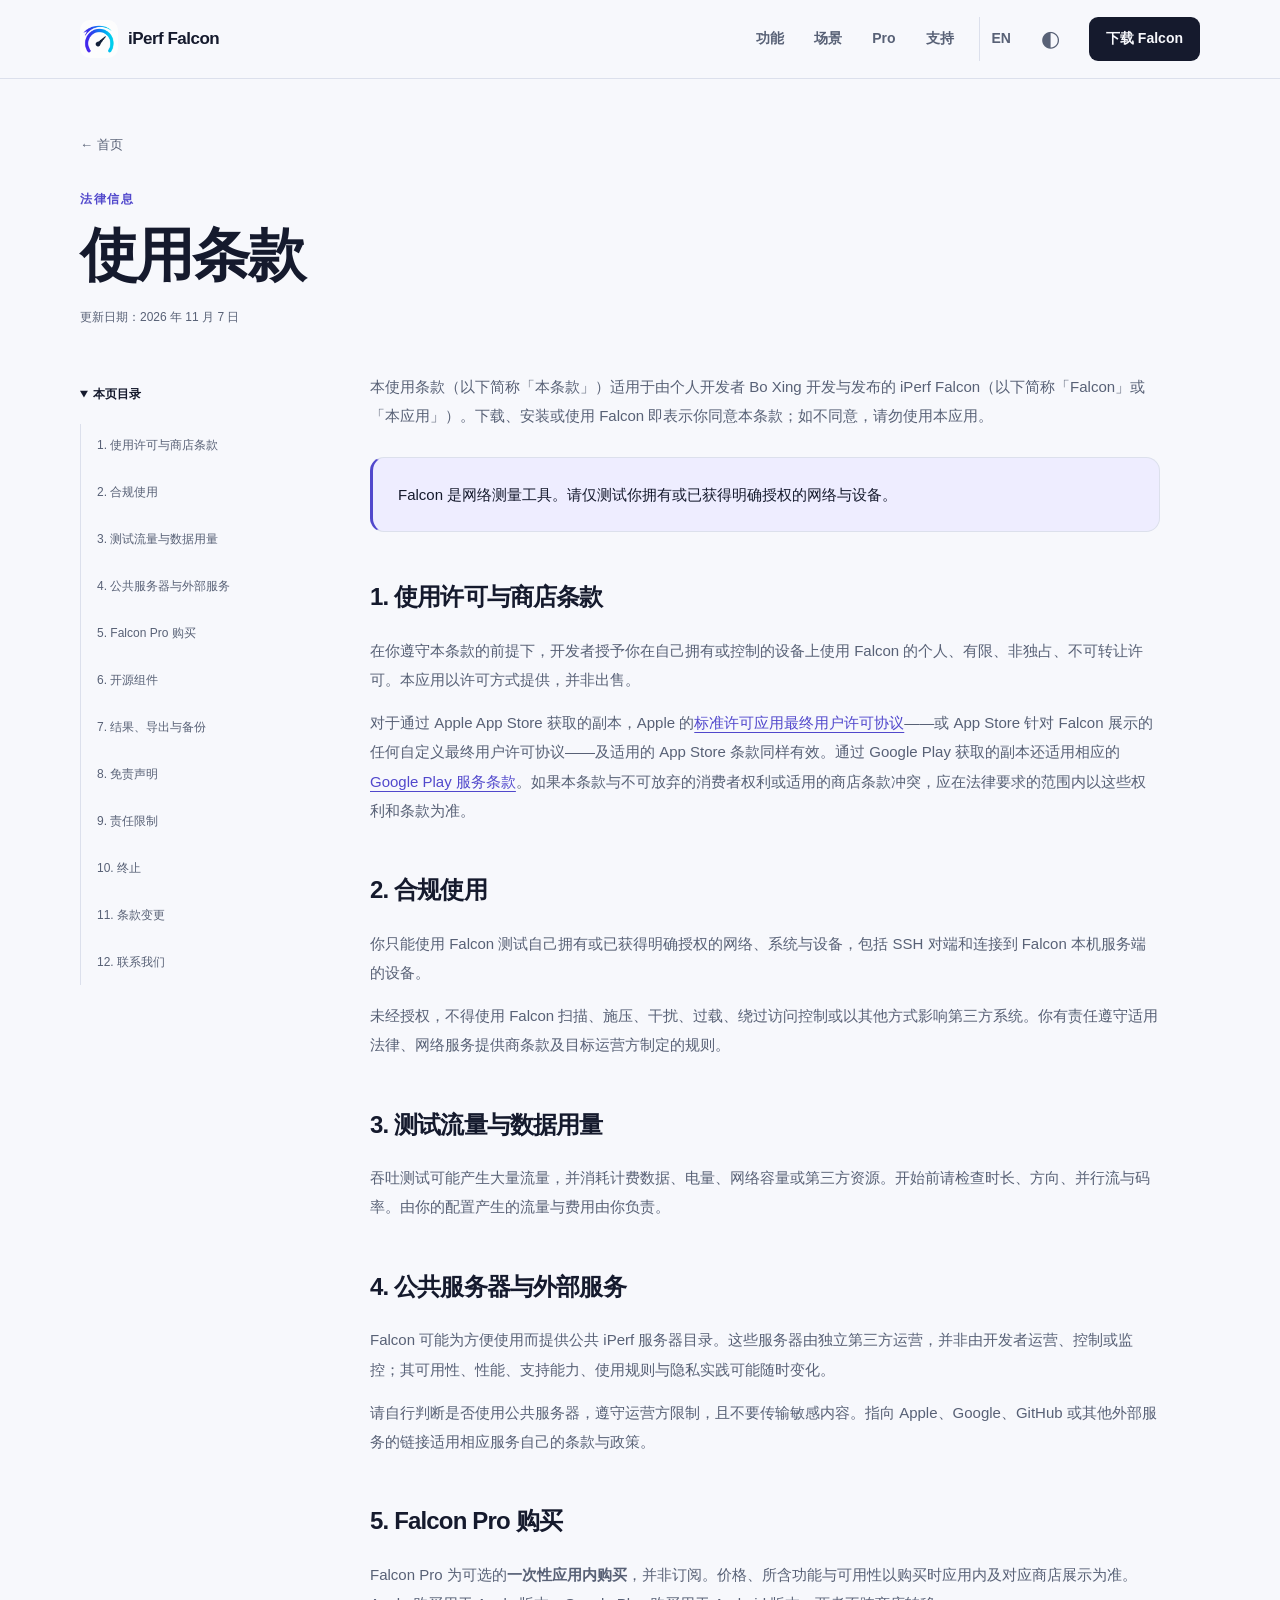
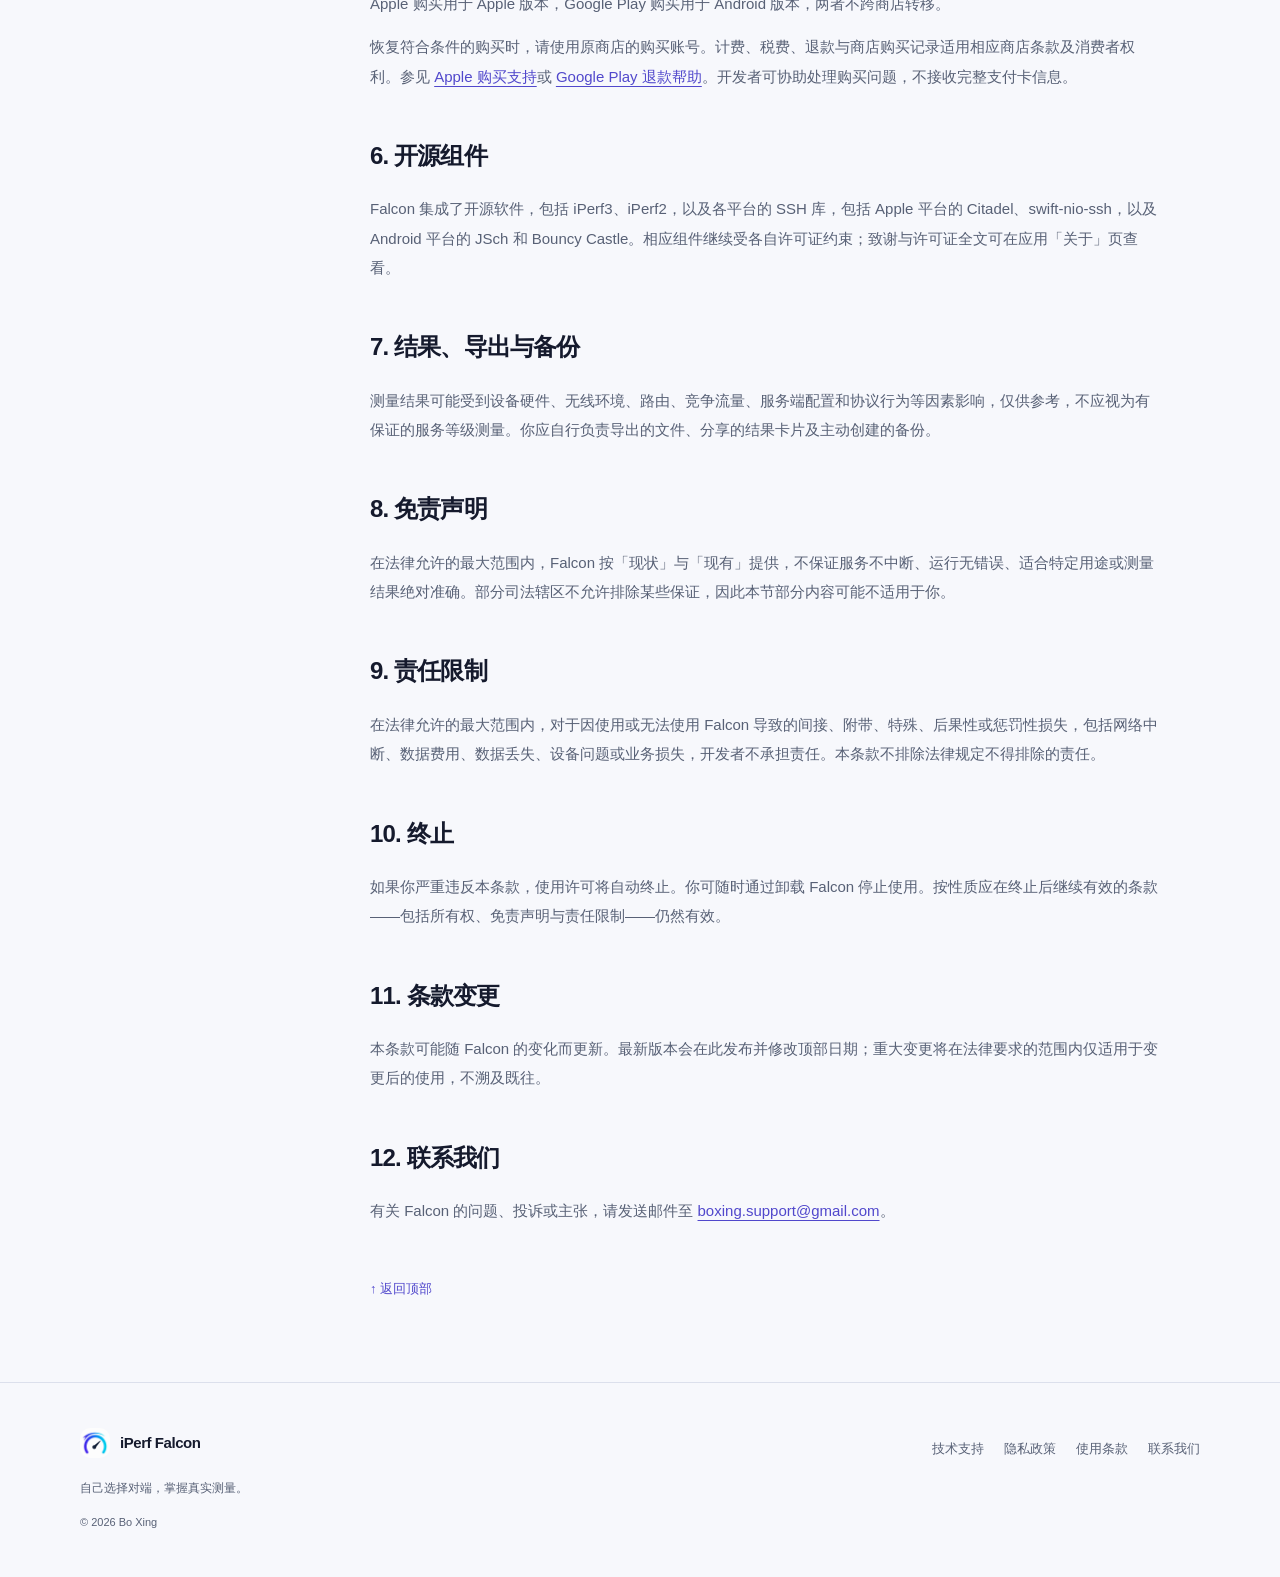
<file: terms-zh.html>
<!DOCTYPE html>
<!-- Generated by scripts/build_site.py; edit the generator or content/ sources. -->
<html lang="zh-Hans">
<head><meta charset="utf-8"><meta name="viewport" content="width=device-width, initial-scale=1"><meta name="description" content="iPerf Falcon 使用条款，包含授权网络测试、Apple 与 Google Play 购买以及第三方服务。">
<meta name="theme-color" content="#f7f8fc" media="(prefers-color-scheme: light)"><meta name="theme-color" content="#0c101b" media="(prefers-color-scheme: dark)">
<title>使用条款 · iPerf Falcon</title><link rel="canonical" href="https://bo-xing.github.io/falcon-site/terms-zh.html"><link rel="alternate" hreflang="en" href="https://bo-xing.github.io/falcon-site/terms.html"><link rel="alternate" hreflang="zh-Hans" href="https://bo-xing.github.io/falcon-site/terms-zh.html"><link rel="alternate" hreflang="x-default" href="https://bo-xing.github.io/falcon-site/terms.html">
<meta property="og:type" content="website"><meta property="og:title" content="使用条款 · iPerf Falcon"><meta property="og:description" content="iPerf Falcon 使用条款，包含授权网络测试、Apple 与 Google Play 购买以及第三方服务。"><meta property="og:url" content="https://bo-xing.github.io/falcon-site/terms-zh.html"><meta property="og:image" content="https://bo-xing.github.io/falcon-site/assets/social-card.png"><meta property="og:locale" content="zh_CN"><meta name="twitter:card" content="summary_large_image">
<link rel="icon" href="app-icon.png" type="image/png"><link rel="apple-touch-icon" href="app-icon.png"><script src="theme.js?v=7fa52ed080"></script><link rel="stylesheet" href="style.css?v=b1c3650b82"><script src="site.js?v=a7347bb506" defer></script></head>
<body><a class="skip-link" href="#main-content">跳至正文</a>
    <header class="site-header"><div class="container header-inner">
      <a class="brand" href="index-zh.html" aria-label="iPerf Falcon 首页"><img src="app-icon.png" width="38" height="38" alt=""><span>iPerf Falcon</span></a>
      <button class="menu-toggle" type="button" aria-expanded="false" aria-controls="main-nav" hidden>菜单<span aria-hidden="true">＋</span></button>
      <nav class="site-nav" id="main-nav" aria-label="主导航">
        <a href="index-zh.html#features">功能</a><a href="index-zh.html#use-cases">场景</a><a href="index-zh.html#pro">Pro</a>
        <a href="support-zh.html">支持</a>
        <a class="language-link" href="terms.html" lang="en" hreflang="en" aria-label="Switch to English">EN</a>
        <button class="theme-toggle" type="button" data-dark-label="使用深色外观" data-light-label="使用浅色外观" aria-label="切换外观" hidden><span aria-hidden="true">◐</span></button>
        <a class="nav-download" href="index-zh.html#download">下载 Falcon</a>
      </nav>
    </div></header><main id="main-content" tabindex="-1" class="document-page container"><header class="document-header"><a class="breadcrumb" href="index-zh.html">← 首页</a><p class="eyebrow">法律信息</p><h1>使用条款</h1><p class="updated"><time datetime="2026-11-07">更新日期：2026 年 11 月 7 日</time></p></header><div class="document-layout"><aside class="toc"><details open><summary>本页目录</summary><nav aria-label="本页目录"><a href="#license-title">1. 使用许可与商店条款</a><a href="#acceptable-title">2. 合规使用</a><a href="#traffic-title">3. 测试流量与数据用量</a><a href="#servers-title">4. 公共服务器与外部服务</a><a href="#purchase-title">5. Falcon Pro 购买</a><a href="#opensource-title">6. 开源组件</a><a href="#results-title">7. 结果、导出与备份</a><a href="#disclaimer-title">8. 免责声明</a><a href="#liability-title">9. 责任限制</a><a href="#termination-title">10. 终止</a><a href="#changes-title">11. 条款变更</a><a href="#contact-title">12. 联系我们</a></nav></details></aside><article class="document-body"><p>本使用条款（以下简称「本条款」）适用于由个人开发者 Bo Xing 开发与发布的 iPerf Falcon（以下简称「Falcon」或「本应用」）。下载、安装或使用 Falcon 即表示你同意本条款；如不同意，请勿使用本应用。</p>

      <div class="callout">
        <p>Falcon 是网络测量工具。请仅测试你拥有或已获得明确授权的网络与设备。</p>
      </div>

      <section aria-labelledby="license-title">
        <h2 id="license-title">1. 使用许可与商店条款</h2>
        <p>在你遵守本条款的前提下，开发者授予你在自己拥有或控制的设备上使用 Falcon 的个人、有限、非独占、不可转让许可。本应用以许可方式提供，并非出售。</p>
        <p>对于通过 Apple App Store 获取的副本，Apple 的<a href="https://www.apple.com/legal/internet-services/itunes/dev/stdeula/">标准许可应用最终用户许可协议</a>——或 App Store 针对 Falcon 展示的任何自定义最终用户许可协议——及适用的 App Store 条款同样有效。通过 Google Play 获取的副本还适用相应的 <a href="https://play.google.com/about/play-terms/">Google Play 服务条款</a>。如果本条款与不可放弃的消费者权利或适用的商店条款冲突，应在法律要求的范围内以这些权利和条款为准。</p>
      </section>

      <section aria-labelledby="acceptable-title">
        <h2 id="acceptable-title">2. 合规使用</h2>
        <p>你只能使用 Falcon 测试自己拥有或已获得明确授权的网络、系统与设备，包括 SSH 对端和连接到 Falcon 本机服务端的设备。</p>
        <p>未经授权，不得使用 Falcon 扫描、施压、干扰、过载、绕过访问控制或以其他方式影响第三方系统。你有责任遵守适用法律、网络服务提供商条款及目标运营方制定的规则。</p>
      </section>

      <section aria-labelledby="traffic-title">
        <h2 id="traffic-title">3. 测试流量与数据用量</h2>
        <p>吞吐测试可能产生大量流量，并消耗计费数据、电量、网络容量或第三方资源。开始前请检查时长、方向、并行流与码率。由你的配置产生的流量与费用由你负责。</p>
      </section>

      <section aria-labelledby="servers-title">
        <h2 id="servers-title">4. 公共服务器与外部服务</h2>
        <p>Falcon 可能为方便使用而提供公共 iPerf 服务器目录。这些服务器由独立第三方运营，并非由开发者运营、控制或监控；其可用性、性能、支持能力、使用规则与隐私实践可能随时变化。</p>
        <p>请自行判断是否使用公共服务器，遵守运营方限制，且不要传输敏感内容。指向 Apple、Google、GitHub 或其他外部服务的链接适用相应服务自己的条款与政策。</p>
      </section>

      <section aria-labelledby="purchase-title">
        <h2 id="purchase-title">5. Falcon Pro 购买</h2>
        <p>Falcon Pro 为可选的<strong>一次性应用内购买</strong>，并非订阅。价格、所含功能与可用性以购买时应用内及对应商店展示为准。Apple 购买用于 Apple 版本，Google Play 购买用于 Android 版本，两者不跨商店转移。</p>
        <p>恢复符合条件的购买时，请使用原商店的购买账号。计费、税费、退款与商店购买记录适用相应商店条款及消费者权利。参见 <a href="https://reportaproblem.apple.com/">Apple 购买支持</a>或 <a href="https://support.google.com/googleplay/answer/2479637">Google Play 退款帮助</a>。开发者可协助处理购买问题，不接收完整支付卡信息。</p>
      </section>

      <section aria-labelledby="opensource-title">
        <h2 id="opensource-title">6. 开源组件</h2>
        <p>Falcon 集成了开源软件，包括 iPerf3、iPerf2，以及各平台的 SSH 库，包括 Apple 平台的 Citadel、swift-nio-ssh，以及 Android 平台的 JSch 和 Bouncy Castle。相应组件继续受各自许可证约束；致谢与许可证全文可在应用「关于」页查看。</p>
      </section>

      <section aria-labelledby="results-title">
        <h2 id="results-title">7. 结果、导出与备份</h2>
        <p>测量结果可能受到设备硬件、无线环境、路由、竞争流量、服务端配置和协议行为等因素影响，仅供参考，不应视为有保证的服务等级测量。你应自行负责导出的文件、分享的结果卡片及主动创建的备份。</p>
      </section>

      <section aria-labelledby="disclaimer-title">
        <h2 id="disclaimer-title">8. 免责声明</h2>
        <p>在法律允许的最大范围内，Falcon 按「现状」与「现有」提供，不保证服务不中断、运行无错误、适合特定用途或测量结果绝对准确。部分司法辖区不允许排除某些保证，因此本节部分内容可能不适用于你。</p>
      </section>

      <section aria-labelledby="liability-title">
        <h2 id="liability-title">9. 责任限制</h2>
        <p>在法律允许的最大范围内，对于因使用或无法使用 Falcon 导致的间接、附带、特殊、后果性或惩罚性损失，包括网络中断、数据费用、数据丢失、设备问题或业务损失，开发者不承担责任。本条款不排除法律规定不得排除的责任。</p>
      </section>

      <section aria-labelledby="termination-title">
        <h2 id="termination-title">10. 终止</h2>
        <p>如果你严重违反本条款，使用许可将自动终止。你可随时通过卸载 Falcon 停止使用。按性质应在终止后继续有效的条款——包括所有权、免责声明与责任限制——仍然有效。</p>
      </section>

      <section aria-labelledby="changes-title">
        <h2 id="changes-title">11. 条款变更</h2>
        <p>本条款可能随 Falcon 的变化而更新。最新版本会在此发布并修改顶部日期；重大变更将在法律要求的范围内仅适用于变更后的使用，不溯及既往。</p>
      </section>

      <section aria-labelledby="contact-title">
        <h2 id="contact-title">12. 联系我们</h2>
        <p>有关 Falcon 的问题、投诉或主张，请发送邮件至 <a href="mailto:boxing.support@gmail.com">boxing.support@gmail.com</a>。</p>
      </section>
<a class="back-top" href="#main-content">↑ 返回顶部</a></article></div></main><footer class="site-footer"><div class="container footer-inner">
      <div><a class="brand footer-brand" href="index-zh.html"><img src="app-icon.png" width="30" height="30" alt="">iPerf Falcon</a><p>自己选择对端，掌握真实测量。</p><small>© 2026 Bo Xing</small></div>
      <nav class="footer-links" aria-label="页脚导航"><a href="support-zh.html">技术支持</a><a href="privacy-zh.html">隐私政策</a><a href="terms-zh.html">使用条款</a><a href="mailto:boxing.support@gmail.com">联系我们</a></nav>
    </div></footer>
<dialog class="lightbox" aria-label="应用截图预览"><button class="lightbox-close" type="button" aria-label="关闭预览">×</button><figure><img alt=""><figcaption></figcaption></figure></dialog>
</body></html>
</file>
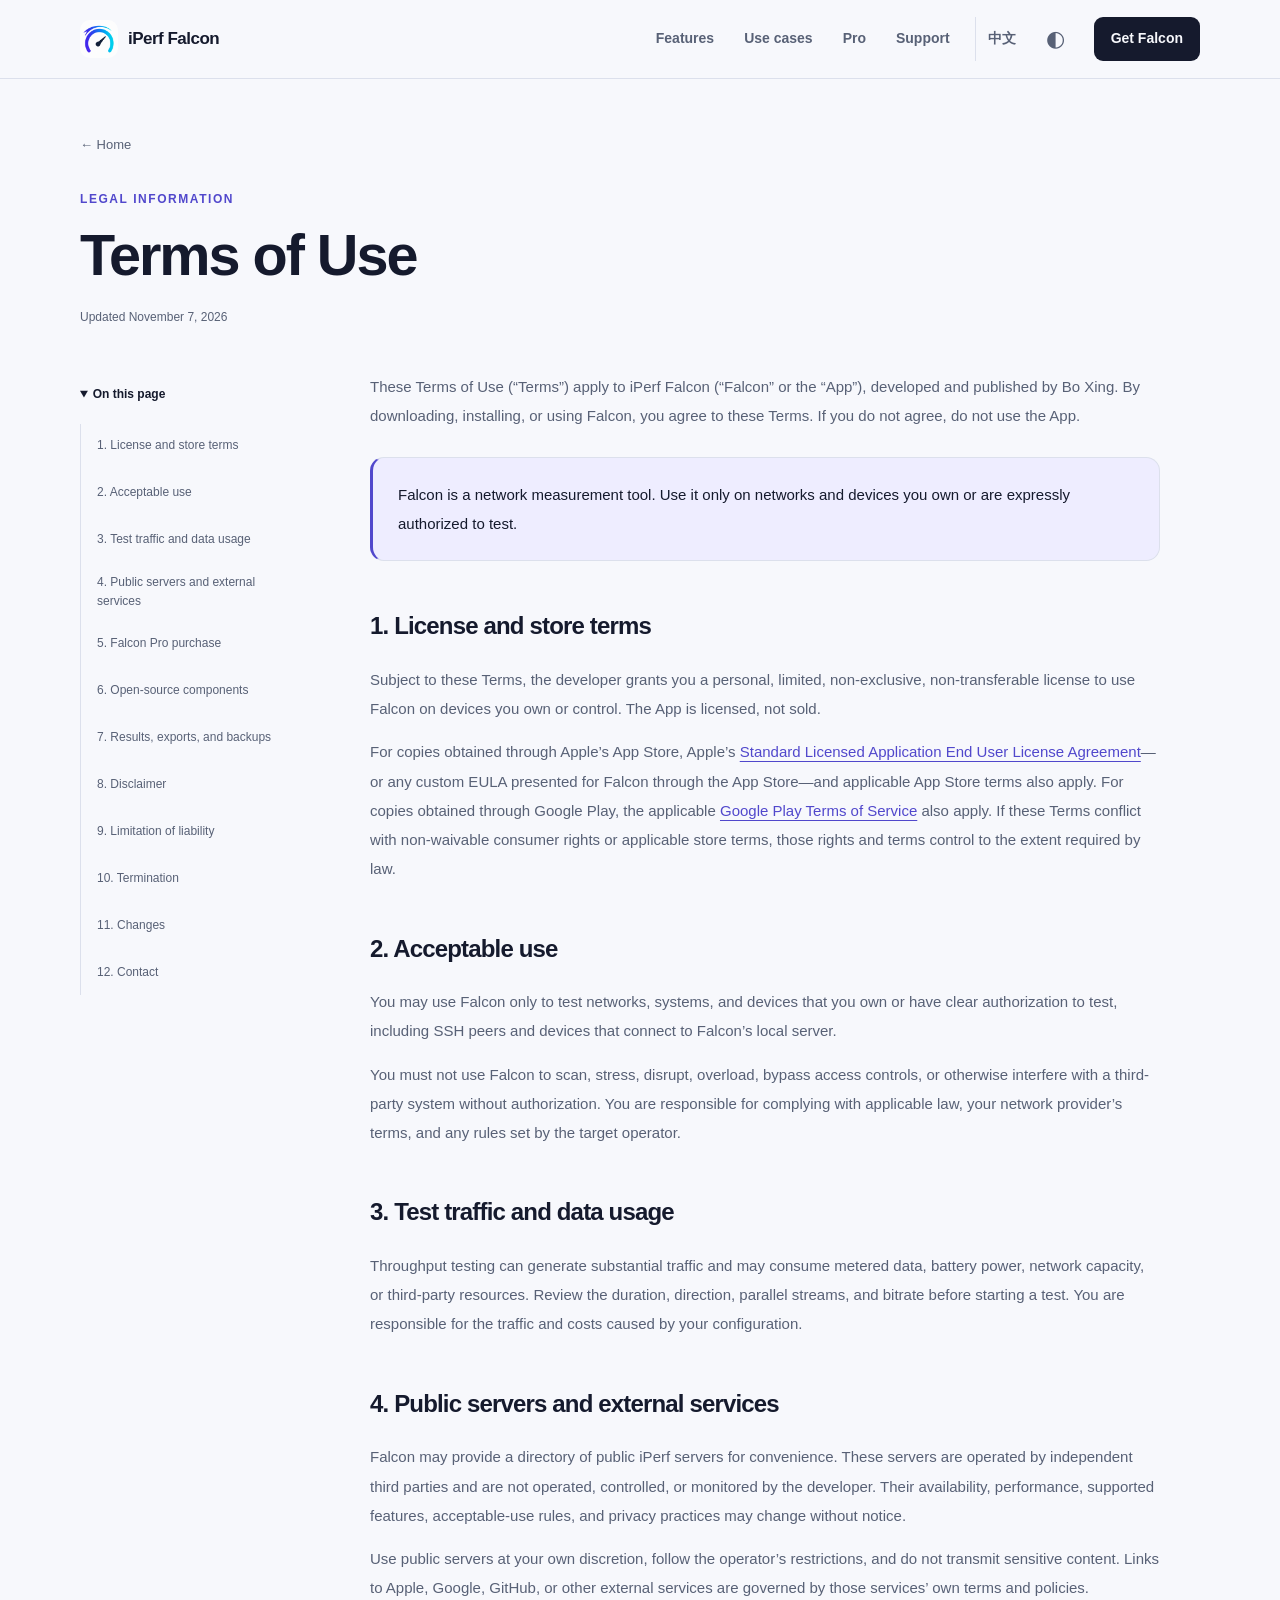
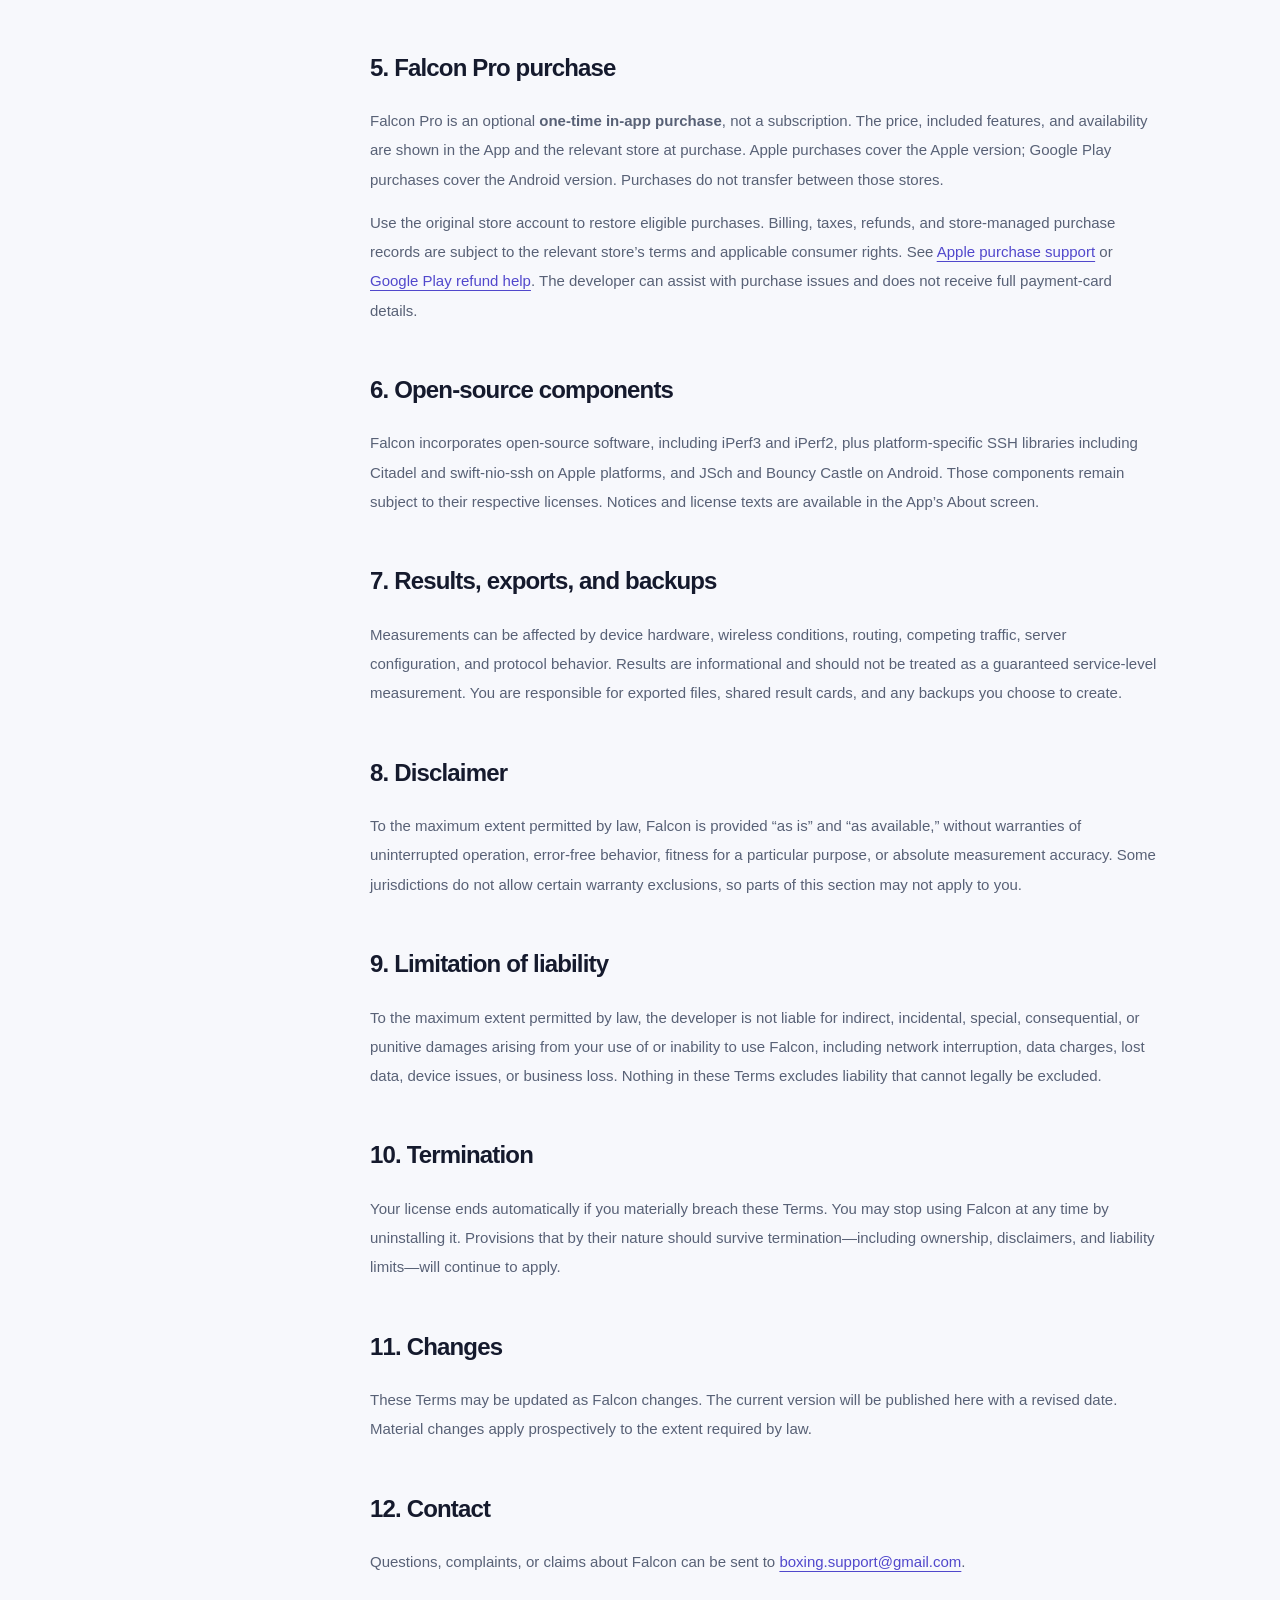
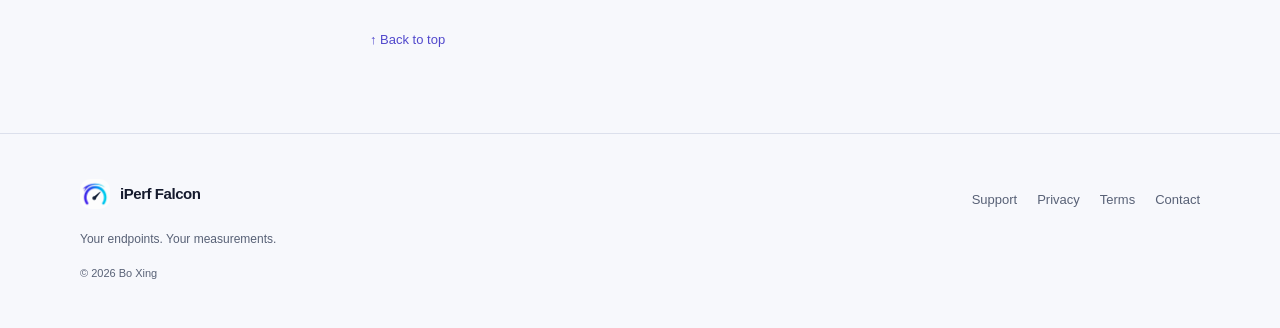
<file: terms.html>
<!DOCTYPE html>
<!-- Generated by scripts/build_site.py; edit the generator or content/ sources. -->
<html lang="en">
<head><meta charset="utf-8"><meta name="viewport" content="width=device-width, initial-scale=1"><meta name="description" content="Terms for iPerf Falcon, including authorized network testing, Apple and Google Play purchases, and third-party services.">
<meta name="theme-color" content="#f7f8fc" media="(prefers-color-scheme: light)"><meta name="theme-color" content="#0c101b" media="(prefers-color-scheme: dark)">
<title>Terms of Use · iPerf Falcon</title><link rel="canonical" href="https://bo-xing.github.io/falcon-site/terms.html"><link rel="alternate" hreflang="en" href="https://bo-xing.github.io/falcon-site/terms.html"><link rel="alternate" hreflang="zh-Hans" href="https://bo-xing.github.io/falcon-site/terms-zh.html"><link rel="alternate" hreflang="x-default" href="https://bo-xing.github.io/falcon-site/terms.html">
<meta property="og:type" content="website"><meta property="og:title" content="Terms of Use · iPerf Falcon"><meta property="og:description" content="Terms for iPerf Falcon, including authorized network testing, Apple and Google Play purchases, and third-party services."><meta property="og:url" content="https://bo-xing.github.io/falcon-site/terms.html"><meta property="og:image" content="https://bo-xing.github.io/falcon-site/assets/social-card.png"><meta property="og:locale" content="en_US"><meta name="twitter:card" content="summary_large_image">
<link rel="icon" href="app-icon.png" type="image/png"><link rel="apple-touch-icon" href="app-icon.png"><script src="theme.js?v=7fa52ed080"></script><link rel="stylesheet" href="style.css?v=b1c3650b82"><script src="site.js?v=a7347bb506" defer></script></head>
<body><a class="skip-link" href="#main-content">Skip to content</a>
    <header class="site-header"><div class="container header-inner">
      <a class="brand" href="index.html" aria-label="iPerf Falcon home"><img src="app-icon.png" width="38" height="38" alt=""><span>iPerf Falcon</span></a>
      <button class="menu-toggle" type="button" aria-expanded="false" aria-controls="main-nav" hidden>Menu<span aria-hidden="true">＋</span></button>
      <nav class="site-nav" id="main-nav" aria-label="Primary navigation">
        <a href="index.html#features">Features</a><a href="index.html#use-cases">Use cases</a><a href="index.html#pro">Pro</a>
        <a href="support.html">Support</a>
        <a class="language-link" href="terms-zh.html" lang="zh-Hans" hreflang="zh-Hans" aria-label="切换至中文">中文</a>
        <button class="theme-toggle" type="button" data-dark-label="Use dark appearance" data-light-label="Use light appearance" aria-label="Change appearance" hidden><span aria-hidden="true">◐</span></button>
        <a class="nav-download" href="index.html#download">Get Falcon</a>
      </nav>
    </div></header><main id="main-content" tabindex="-1" class="document-page container"><header class="document-header"><a class="breadcrumb" href="index.html">← Home</a><p class="eyebrow">Legal information</p><h1>Terms of Use</h1><p class="updated"><time datetime="2026-11-07">Updated November 7, 2026</time></p></header><div class="document-layout"><aside class="toc"><details open><summary>On this page</summary><nav aria-label="On this page"><a href="#license-title">1. License and store terms</a><a href="#acceptable-title">2. Acceptable use</a><a href="#traffic-title">3. Test traffic and data usage</a><a href="#servers-title">4. Public servers and external services</a><a href="#purchase-title">5. Falcon Pro purchase</a><a href="#opensource-title">6. Open-source components</a><a href="#results-title">7. Results, exports, and backups</a><a href="#disclaimer-title">8. Disclaimer</a><a href="#liability-title">9. Limitation of liability</a><a href="#termination-title">10. Termination</a><a href="#changes-title">11. Changes</a><a href="#contact-title">12. Contact</a></nav></details></aside><article class="document-body"><p>These Terms of Use (“Terms”) apply to iPerf Falcon (“Falcon” or the “App”), developed and published by Bo Xing. By downloading, installing, or using Falcon, you agree to these Terms. If you do not agree, do not use the App.</p>

      <div class="callout">
        <p>Falcon is a network measurement tool. Use it only on networks and devices you own or are expressly authorized to test.</p>
      </div>

      <section aria-labelledby="license-title">
        <h2 id="license-title">1. License and store terms</h2>
        <p>Subject to these Terms, the developer grants you a personal, limited, non-exclusive, non-transferable license to use Falcon on devices you own or control. The App is licensed, not sold.</p>
        <p>For copies obtained through Apple’s App Store, Apple’s <a href="https://www.apple.com/legal/internet-services/itunes/dev/stdeula/">Standard Licensed Application End User License Agreement</a>—or any custom EULA presented for Falcon through the App Store—and applicable App Store terms also apply. For copies obtained through Google Play, the applicable <a href="https://play.google.com/about/play-terms/">Google Play Terms of Service</a> also apply. If these Terms conflict with non-waivable consumer rights or applicable store terms, those rights and terms control to the extent required by law.</p>
      </section>

      <section aria-labelledby="acceptable-title">
        <h2 id="acceptable-title">2. Acceptable use</h2>
        <p>You may use Falcon only to test networks, systems, and devices that you own or have clear authorization to test, including SSH peers and devices that connect to Falcon’s local server.</p>
        <p>You must not use Falcon to scan, stress, disrupt, overload, bypass access controls, or otherwise interfere with a third-party system without authorization. You are responsible for complying with applicable law, your network provider’s terms, and any rules set by the target operator.</p>
      </section>

      <section aria-labelledby="traffic-title">
        <h2 id="traffic-title">3. Test traffic and data usage</h2>
        <p>Throughput testing can generate substantial traffic and may consume metered data, battery power, network capacity, or third-party resources. Review the duration, direction, parallel streams, and bitrate before starting a test. You are responsible for the traffic and costs caused by your configuration.</p>
      </section>

      <section aria-labelledby="servers-title">
        <h2 id="servers-title">4. Public servers and external services</h2>
        <p>Falcon may provide a directory of public iPerf servers for convenience. These servers are operated by independent third parties and are not operated, controlled, or monitored by the developer. Their availability, performance, supported features, acceptable-use rules, and privacy practices may change without notice.</p>
        <p>Use public servers at your own discretion, follow the operator’s restrictions, and do not transmit sensitive content. Links to Apple, Google, GitHub, or other external services are governed by those services’ own terms and policies.</p>
      </section>

      <section aria-labelledby="purchase-title">
        <h2 id="purchase-title">5. Falcon Pro purchase</h2>
        <p>Falcon Pro is an optional <strong>one-time in-app purchase</strong>, not a subscription. The price, included features, and availability are shown in the App and the relevant store at purchase. Apple purchases cover the Apple version; Google Play purchases cover the Android version. Purchases do not transfer between those stores.</p>
        <p>Use the original store account to restore eligible purchases. Billing, taxes, refunds, and store-managed purchase records are subject to the relevant store’s terms and applicable consumer rights. See <a href="https://reportaproblem.apple.com/">Apple purchase support</a> or <a href="https://support.google.com/googleplay/answer/2479637">Google Play refund help</a>. The developer can assist with purchase issues and does not receive full payment-card details.</p>
      </section>

      <section aria-labelledby="opensource-title">
        <h2 id="opensource-title">6. Open-source components</h2>
        <p>Falcon incorporates open-source software, including iPerf3 and iPerf2, plus platform-specific SSH libraries including Citadel and swift-nio-ssh on Apple platforms, and JSch and Bouncy Castle on Android. Those components remain subject to their respective licenses. Notices and license texts are available in the App’s About screen.</p>
      </section>

      <section aria-labelledby="results-title">
        <h2 id="results-title">7. Results, exports, and backups</h2>
        <p>Measurements can be affected by device hardware, wireless conditions, routing, competing traffic, server configuration, and protocol behavior. Results are informational and should not be treated as a guaranteed service-level measurement. You are responsible for exported files, shared result cards, and any backups you choose to create.</p>
      </section>

      <section aria-labelledby="disclaimer-title">
        <h2 id="disclaimer-title">8. Disclaimer</h2>
        <p>To the maximum extent permitted by law, Falcon is provided “as is” and “as available,” without warranties of uninterrupted operation, error-free behavior, fitness for a particular purpose, or absolute measurement accuracy. Some jurisdictions do not allow certain warranty exclusions, so parts of this section may not apply to you.</p>
      </section>

      <section aria-labelledby="liability-title">
        <h2 id="liability-title">9. Limitation of liability</h2>
        <p>To the maximum extent permitted by law, the developer is not liable for indirect, incidental, special, consequential, or punitive damages arising from your use of or inability to use Falcon, including network interruption, data charges, lost data, device issues, or business loss. Nothing in these Terms excludes liability that cannot legally be excluded.</p>
      </section>

      <section aria-labelledby="termination-title">
        <h2 id="termination-title">10. Termination</h2>
        <p>Your license ends automatically if you materially breach these Terms. You may stop using Falcon at any time by uninstalling it. Provisions that by their nature should survive termination—including ownership, disclaimers, and liability limits—will continue to apply.</p>
      </section>

      <section aria-labelledby="changes-title">
        <h2 id="changes-title">11. Changes</h2>
        <p>These Terms may be updated as Falcon changes. The current version will be published here with a revised date. Material changes apply prospectively to the extent required by law.</p>
      </section>

      <section aria-labelledby="contact-title">
        <h2 id="contact-title">12. Contact</h2>
        <p>Questions, complaints, or claims about Falcon can be sent to <a href="mailto:boxing.support@gmail.com">boxing.support@gmail.com</a>.</p>
      </section>
<a class="back-top" href="#main-content">↑ Back to top</a></article></div></main><footer class="site-footer"><div class="container footer-inner">
      <div><a class="brand footer-brand" href="index.html"><img src="app-icon.png" width="30" height="30" alt="">iPerf Falcon</a><p>Your endpoints. Your measurements.</p><small>© 2026 Bo Xing</small></div>
      <nav class="footer-links" aria-label="Footer navigation"><a href="support.html">Support</a><a href="privacy.html">Privacy</a><a href="terms.html">Terms</a><a href="mailto:boxing.support@gmail.com">Contact</a></nav>
    </div></footer>
<dialog class="lightbox" aria-label="App screenshot preview"><button class="lightbox-close" type="button" aria-label="Close preview">×</button><figure><img alt=""><figcaption></figcaption></figure></dialog>
</body></html>
</file>
<file: style.css>
:root {
  color-scheme:light dark;
  --bg:#f7f8fc;
  --surface:#fff;
  --soft:#eef0f8;
  --text:#151a2d;
  --muted:#586176;
  --line:#dce0ec;
  --accent:#5148cc;
  --accent-hover:#3830a4;
  --teal:#007d8c;
  --tint:#eeedff;
  --header:rgba(247,248,252,.94);
  --shadow:0 20px 60px rgba(36,40,82,.09);
  --radius:24px;
  --header-height:78px;
}
@media(prefers-color-scheme:dark) {
  :root:not([data-theme=light]) {
    --bg:#0c101b;
    --surface:#151b2b;
    --soft:#1a2234;
    --text:#f1f3fc;
    --muted:#b0b8ca;
    --line:#2b354c;
    --accent:#b2acff;
    --accent-hover:#d1ceff;
    --teal:#65d4dc;
    --tint:#252348;
    --header:rgba(12,16,27,.94);
    --shadow:0 20px 60px rgba(0,0,0,.22);
  }
}
:root[data-theme=dark] {
  color-scheme:dark;
  --bg:#0c101b;
  --surface:#151b2b;
  --soft:#1a2234;
  --text:#f1f3fc;
  --muted:#b0b8ca;
  --line:#2b354c;
  --accent:#b2acff;
  --accent-hover:#d1ceff;
  --teal:#65d4dc;
  --tint:#252348;
  --header:rgba(12,16,27,.94);
  --shadow:0 20px 60px rgba(0,0,0,.22);
}
:root[data-theme=light] {
  color-scheme:light;
}
* {
  box-sizing:border-box;
}
html {
  scroll-behavior:auto;
  scroll-padding-top:100px;
}
body {
  margin:0;
  background:var(--bg);
  color:var(--text);
  font:16px/1.7 -apple-system,BlinkMacSystemFont,"Segoe UI","PingFang SC","Microsoft YaHei",sans-serif;
  -webkit-text-size-adjust:100%;
}
img {
  max-width:100%;
  display:block;
  height:auto;
}
a {
  color:var(--accent);
  text-underline-offset:4px;
}
a:hover {
  color:var(--accent-hover);
}
button {
  font:inherit;
  cursor:pointer;
}
a,button,summary {
  -webkit-tap-highlight-color:transparent;
}
button:disabled {
  cursor:wait;
}
a:focus-visible,button:focus-visible,summary:focus-visible {
  outline:3px solid var(--teal);
  outline-offset:5px;
  border-radius:5px;
}
main:focus {
  outline:none;
}
[hidden] {
  display:none!important;
}
h1,h2,h3,p,figure {
  margin:0;
}
h1,h2,h3 {
  line-height:1.17;
  letter-spacing:-.035em;
  text-wrap:balance;
}
h1 {
  font-size:clamp(2.7rem,5vw,4.65rem);
  font-weight:750;
}
h2 {
  font-size:clamp(1.9rem,3.1vw,2.85rem);
  font-weight:720;
}
h3 {
  font-size:1.3rem;
  font-weight:700;
}
p {
  color:var(--muted);
}
.container {
  width:min(1120px,calc(100% - 64px));
  margin-inline:auto;
}
.icon {
  width:24px;
  height:24px;
  flex-shrink:0;
  display:inline-block;
  vertical-align:middle;
}
.sr-only {
  position:absolute;
  width:1px;
  height:1px;
  padding:0;
  margin:-1px;
  overflow:hidden;
  clip:rect(0,0,0,0);
  white-space:nowrap;
  border:0;
}
.skip-link {
  position:fixed;
  top:10px;
  left:16px;
  padding:12px 20px;
  transform:translateY(-180%);
  background:var(--surface);
  z-index:100;
  border:1px solid var(--accent);
  border-radius:10px;
}
.skip-link:focus {
  transform:translateY(0);
}
/* Navigation stays usable without JavaScript. The small-screen toggle is an enhancement. */
.site-header {
  position:sticky;
  top:0;
  z-index:20;
  background:var(--header);
  border-bottom:1px solid var(--line);
  backdrop-filter:blur(18px);
}
.header-inner {
  min-height:var(--header-height);
  display:flex;
  align-items:center;
  justify-content:space-between;
  gap:24px;
}
.brand {
  display:inline-flex;
  align-items:center;
  gap:10px;
  color:var(--text);
  font-size:17px;
  font-weight:750;
  text-decoration:none;
  white-space:nowrap;
  letter-spacing:-.03em;
}
.brand img {
  border-radius:10px;
}
.site-nav {
  display:flex;
  align-items:center;
  gap:6px;
}
.site-nav a {
  min-height:44px;
  display:inline-flex;
  align-items:center;
  padding:8px 12px;
  color:var(--muted);
  font-size:14px;
  text-decoration:none;
  border-radius:9px;
  font-weight:600;
  white-space:nowrap;
}
.site-nav a:hover,.site-nav a[aria-current=page] {
  background:var(--soft);
  color:var(--text);
}
.site-nav .language-link {
  margin-left:7px;
  border-left:1px solid var(--line);
  border-radius:0;
}
.site-nav .nav-download {
  background:var(--text);
  color:var(--bg);
  margin-left:10px;
  padding-inline:17px;
}
.site-nav .nav-download:hover {
  background:var(--accent);
  color:var(--surface);
}
.menu-toggle {
  background:none;
  border:1px solid var(--line);
  border-radius:10px;
  color:var(--text);
  min-height:44px;
  padding:6px 13px;
  gap:16px;
  align-items:center;
}
.menu-toggle span {
  font-size:20px;
  line-height:1;
}
.eyebrow {
  font-size:12px;
  font-weight:750;
  letter-spacing:.13em;
  text-transform:uppercase;
  color:var(--accent);
  margin-bottom:17px;
  display:flex;
  align-items:center;
  gap:8px;
}
.status-dot {
  width:7px;
  height:7px;
  border-radius:50%;
  background:var(--teal);
}
.hero {
  display:grid;
  grid-template-columns:1.08fr 1fr;
  gap:40px;
  align-items:center;
  padding-block:65px 50px;
  min-height:730px;
}
.hero h1 span {
  color:var(--accent);
}
.hero-description {
  max-width:480px;
  font-size:18px;
  line-height:1.8;
  margin-top:25px;
}
.store-links {
  display:flex;
  gap:12px;
  flex-wrap:wrap;
  margin-top:28px;
}
.button {
  display:inline-flex;
  align-items:center;
  justify-content:center;
  gap:15px;
  min-height:48px;
  border:1px solid transparent;
  padding:12px 20px;
  border-radius:12px;
  font-weight:650;
  font-size:15px;
  text-decoration:none;
  line-height:1.4;
  transition:background .16s,border-color .16s,transform .16s;
}
.button:hover {
  transform:translateY(-2px);
}
.button.primary {
  background:#29224f;
  color:#fff;
  box-shadow:0 8px 20px #342c6a1a;
}
.button.primary:hover {
  background:#433680;
  color:#fff;
}
.button.secondary {
  background:var(--surface);
  border-color:var(--line);
  color:var(--text);
}
.button.secondary:hover {
  border-color:var(--accent);
  color:var(--accent);
}
.store-button {
  justify-content:space-between;
  min-width:182px;
  padding:11px 16px;
  font-size:18px;
  line-height:1.35;
}
.store-button small {
  display:block;
  font-size:10px;
  font-weight:500;
  letter-spacing:.015em;
  margin-bottom:3px;
}
.store-button .icon {
  width:20px;
}
.download-note {
  font-size:12px;
  margin-top:13px;
  line-height:1.7;
}
.hero-facts {
  display:flex;
  list-style:none;
  gap:22px;
  padding:0;
  margin:27px 0 0;
  font-size:13px;
  color:var(--muted);
  flex-wrap:wrap;
}
.hero-facts li {
  display:flex;
  align-items:center;
  gap:5px;
}
.hero-facts .icon {
  color:var(--teal);
  width:17px;
  height:17px;
}
.hero-visual {
  position:relative;
  display:flex;
  align-items:flex-start;
  justify-content:center;
  gap:17px;
  padding:0 0 35px;
  isolation:isolate;
}
.visual-orbit {
  position:absolute;
  width:490px;
  max-width:120%;
  aspect-ratio:1;
  border-radius:50%;
  background:radial-gradient(circle at 32% 40%,#b4a6ff42,transparent 67%),radial-gradient(circle at 70% 60%,#64d7df2b,transparent 65%);
  z-index:-1;
  top:55px;
  border:1px solid var(--line);
  box-shadow:0 0 0 30px #9384f006;
}
.hero-phone {
  min-width:0;
  position:relative;
}
.hero-phone a {
  display:block;
  border:5px solid var(--surface);
  border-radius:27px;
  box-shadow:0 28px 65px #22204b24;
  overflow:hidden;
  background:#f2f2f7;
  transition:transform .2s;
}
.hero-phone a:hover {
  transform:translateY(-5px);
}
.hero-phone img {
  width:100%;
}
.hero-ios {
  width:238px;
}
.hero-android {
  width:205px;
  margin-top:75px;
}
.device-label {
  display:block;
  text-align:center;
  font-size:11px;
  font-weight:700;
  letter-spacing:.08em;
  color:var(--muted);
  margin-bottom:10px;
}
.visual-caption {
  position:absolute;
  bottom:0;
  text-align:center;
  width:100%;
  font-size:10px;
}
.platform-strip {
  display:flex;
  align-items:center;
  justify-content:space-between;
  border-block:1px solid var(--line);
  padding-block:25px;
  gap:20px;
}
.platform-strip p {
  font-size:13px;
}
.platform-strip span {
  font-size:15px;
  font-weight:650;
  color:var(--muted);
}
.section {
  padding-block:90px;
}
.section-heading {
  display:flex;
  align-items:flex-end;
  justify-content:space-between;
  gap:45px;
  margin-bottom:35px;
}
.section-heading>div {
  max-width:650px;
}
.section-heading>p {
  max-width:320px;
  font-size:14px;
  line-height:1.8;
}
.workflow-grid {
  display:grid;
  grid-template-columns:repeat(3,minmax(0,1fr));
  gap:18px;
}
.workflow {
  padding:27px;
  border:1px solid var(--line);
  border-radius:var(--radius);
  background:var(--surface);
  display:flex;
  flex-direction:column;
  align-items:flex-start;
}
.workflow-top {
  display:flex;
  justify-content:space-between;
  align-items:center;
  width:100%;
  margin-bottom:27px;
}
.icon-box {
  display:inline-flex;
  align-items:center;
  justify-content:center;
  width:46px;
  height:46px;
  flex-shrink:0;
  background:var(--tint);
  color:var(--accent);
  border-radius:13px;
}
.step-number {
  font:12px/1 ui-monospace,monospace;
  color:var(--muted);
}
.workflow h3 {
  margin-bottom:10px;
}
.workflow p {
  font-size:14px;
}
.workflow .workflow-subtitle {
  color:var(--text);
  font-weight:600;
  margin-bottom:8px;
}
.text-link {
  display:inline-flex;
  align-items:center;
  gap:12px;
  min-height:44px;
  font-size:14px;
  font-weight:650;
  text-decoration:none;
}
.text-link:hover {
  text-decoration:underline;
}
.workflow .text-link {
  margin-top:auto;
  padding-top:22px;
}
.screens-section {
  background:var(--soft);
  border-block:1px solid var(--line);
}
.screen-tabs {
  display:flex;
  gap:5px;
  margin-bottom:28px;
  padding:5px;
  background:var(--surface);
  border:1px solid var(--line);
  border-radius:13px;
  width:fit-content;
}
.screen-tabs button {
  background:transparent;
  border:0;
  color:var(--muted);
  padding:10px 22px;
  min-height:44px;
  border-radius:9px;
  font-size:13px;
  font-weight:650;
}
.screen-tabs button[aria-selected=true] {
  background:var(--text);
  color:var(--bg);
}
.screenshot-panel:focus {
  outline:none;
}
.screens-grid {
  display:grid;
  grid-template-columns:repeat(3,minmax(0,1fr));
  gap:24px;
}
.screenshot-card {
  padding:20px 20px 0;
  background:var(--bg);
  border:1px solid var(--line);
  border-radius:21px;
  min-width:0;
}
.screenshot-link {
  display:block;
  max-width:220px;
  margin:auto;
  border:1px solid var(--line);
  border-radius:18px;
  overflow:hidden;
  box-shadow:var(--shadow);
  background:#f2f2f7;
  cursor:zoom-in;
}
.screenshot-link img {
  width:100%;
  transition:transform .25s;
}
.screenshot-link:hover img {
  transform:scale(1.015);
}
.screenshot-card figcaption {
  display:flex;
  justify-content:space-between;
  gap:8px;
  align-items:center;
  font-size:12px;
  line-height:1.6;
  color:var(--muted);
  padding-block:19px;
}
.expand-hint {
  color:var(--accent);
  font-size:18px;
}
.wide-screen {
  grid-template-columns:1fr;
}
.wide-screen .screenshot-link {
  max-width:100%;
  border-radius:12px;
}
.wide-screen .screenshot-card {
  max-width:900px;
  margin:auto;
  padding:20px 20px 0;
}
.section-note {
  font-size:12px;
  margin-top:22px;
  max-width:750px;
}
.no-js-platform {
  margin-block:26px 20px;
}
.tabs-ready .no-js-platform {
  display:none;
}
.use-case-list {
  display:grid;
  gap:0;
}
.use-case {
  display:grid;
  grid-template-columns:70px 1fr;
  gap:20px;
  padding:32px 0;
  border-bottom:1px solid var(--line);
  max-width:900px;
}
.use-case:first-child {
  padding-top:10px;
}
.use-case .eyebrow {
  font-size:10px;
  margin-bottom:10px;
}
.use-case h3 {
  font-size:25px;
  margin-bottom:12px;
}
.use-case p:not(.eyebrow) {
  max-width:680px;
  font-size:15px;
}
.pro-section {
  background:var(--surface);
  border-block:1px solid var(--line);
}
.pro-layout {
  display:grid;
  grid-template-columns:.85fr 1.2fr;
  gap:75px;
  align-items:start;
}
.pro-copy>p:not(.eyebrow) {
  margin-top:25px;
  max-width:350px;
}
.pro-copy .text-link {
  margin-top:18px;
}
.pro-copy .fine-print {
  font-size:12px;
  line-height:1.85;
}
.comparison-wrap {
  min-width:0;
  border:1px solid var(--line);
  border-radius:20px;
  overflow:hidden;
}
.comparison-table {
  width:100%;
  border-collapse:collapse;
  font-size:13px;
  table-layout:fixed;
}
.comparison-table th,.comparison-table td {
  padding:18px 12px;
  border-bottom:1px solid var(--line);
}
.comparison-table tr:last-child th,.comparison-table tr:last-child td {
  border-bottom:0;
}
.comparison-table thead {
  background:var(--soft);
}
.comparison-table thead th {
  font-weight:700;
  font-size:12px;
}
.comparison-table th:first-child {
  width:65%;
  text-align:left;
  padding-left:22px;
}
.comparison-table tbody th {
  font-weight:500;
}
.comparison-table td {
  text-align:center;
}
.check {
  color:var(--teal);
}
.check .icon {
  width:19px;
  height:19px;
}
.not-included {
  color:var(--muted);
}
.home-faq {
  display:grid;
  grid-template-columns:.8fr 1.2fr;
  gap:75px;
}
.home-faq .text-link {
  margin-top:20px;
}
.faq-list {
  display:grid;
  gap:12px;
}
.faq-item {
  background:var(--surface);
  border:1px solid var(--line);
  border-radius:14px;
}
.faq-item summary {
  display:flex;
  justify-content:space-between;
  align-items:center;
  gap:20px;
  padding:20px 23px;
  min-height:60px;
  cursor:pointer;
  color:var(--text);
  font-size:15px;
  font-weight:650;
  line-height:1.6;
  list-style:none;
}
.faq-item summary::-webkit-details-marker {
  display:none;
}
.faq-item summary::after {
  content:'+';
  font-size:21px;
  font-weight:400;
  color:var(--accent);
  flex-shrink:0;
}
.faq-item[open] summary::after {
  content:'−';
}
.faq-item summary:hover {
  color:var(--accent);
}
.faq-answer {
  padding:0 23px 23px;
  font-size:14px;
}
.faq-answer p+p {
  margin-top:12px;
}
.download-section {
  padding-bottom:85px;
}
.download-panel {
  padding:58px 40px;
  border-radius:30px;
  background:#211d3f;
  color:#fff;
  position:relative;
  overflow:hidden;
  text-align:center;
  background-image:radial-gradient(ellipse at 0 100%,#50419175,transparent 60%),radial-gradient(ellipse at 100% 0,#16556955,transparent 50%);
}
.download-panel .eyebrow {
  color:#c9c2ff;
  justify-content:center;
}
.download-panel>p:not(.eyebrow) {
  color:#d0cce2;
  margin-top:18px;
}
.download-panel .store-links {
  justify-content:center;
}
.download-panel .primary {
  background:#fff;
  color:#26213f;
  box-shadow:none;
}
.download-panel .primary:hover {
  background:#eeebff;
}
.download-panel .secondary {
  background:#373052;
  color:#fff;
  border-color:#81799a;
}
.download-panel .secondary:hover {
  background:#494060;
  border-color:#bdb6d0;
}
.site-footer {
  border-top:1px solid var(--line);
  padding:45px 0;
}
.footer-inner {
  display:flex;
  align-items:flex-start;
  justify-content:space-between;
  gap:35px;
}
.footer-brand {
  font-size:15px;
}
.footer-inner p {
  font-size:12px;
  margin-top:12px;
}
.footer-inner small {
  display:block;
  margin-top:15px;
  font-size:11px;
  color:var(--muted);
}
.footer-links {
  display:flex;
  flex-wrap:wrap;
  gap:8px 20px;
}
.footer-links a {
  display:inline-flex;
  align-items:center;
  min-height:44px;
  font-size:13px;
  text-decoration:none;
  color:var(--muted);
}
.footer-links a:hover {
  color:var(--accent);
  text-decoration:underline;
}
/* Long-form pages share navigation but prioritize reading and finding an answer. */
.document-page {
  padding-bottom:70px;
}
.document-header {
  padding:44px 0 45px;
  max-width:850px;
}
.breadcrumb {
  display:inline-flex;
  align-items:center;
  min-height:44px;
  text-decoration:none;
  font-size:13px;
  margin-bottom:22px;
  color:var(--muted);
}
.document-header h1 {
  font-size:clamp(2.4rem,5vw,3.6rem);
}
.document-header .eyebrow {
  margin-bottom:13px;
}
.updated {
  font-size:12px;
  margin-top:17px;
}
.document-lead {
  font-size:18px;
  margin-top:20px;
  max-width:640px;
}
.document-layout {
  display:grid;
  grid-template-columns:230px minmax(0,1fr);
  gap:60px;
  align-items:start;
}
.toc {
  position:sticky;
  top:105px;
  max-height:calc(100vh - 140px);
  overflow:auto;
}
.toc summary {
  font-size:12px;
  font-weight:750;
  cursor:pointer;
  color:var(--text);
  padding-block:12px;
}
.toc nav {
  display:flex;
  flex-direction:column;
  gap:3px;
  border-left:1px solid var(--line);
  margin-top:7px;
}
.toc a {
  display:flex;
  align-items:center;
  min-height:44px;
  padding:8px 16px;
  color:var(--muted);
  text-decoration:none;
  font-size:12px;
  line-height:1.6;
}
.toc a:hover {
  color:var(--accent);
  background:var(--tint);
}
.document-body {
  min-width:0;
  max-width:790px;
}
.document-body>p {
  margin-bottom:20px;
}
.document-body h2 {
  font-size:24px;
  margin:48px 0 22px;
  line-height:1.4;
}
.document-body section:first-child>h2 {
  margin-top:0;
}
.document-body section {
}
.document-body h3 {
  font-size:17px;
  margin-bottom:12px;
}
.document-body p,.document-body li {
  font-size:15px;
  line-height:1.95;
}
.document-body p+p {
  margin-top:14px;
}
.document-body ul {
  padding-left:22px;
  color:var(--muted);
}
.document-body li+li {
  margin-top:12px;
}
.document-body a {
  overflow-wrap:anywhere;
}
.document-body .faq-answer p {
  font-size:14px;
  line-height:1.85;
}
.callout {
  background:var(--tint);
  border:1px solid var(--line);
  border-left:3px solid var(--accent);
  border-radius:14px;
  padding:22px 25px;
  margin-block:26px;
}
.callout p {
  color:var(--text);
}
.quick-steps {
  list-style:none;
  counter-reset:step;
  padding:0;
  display:grid;
  gap:22px;
}
.quick-steps li {
  counter-increment:step;
  padding-left:48px;
  position:relative;
}
.quick-steps li::before {
  content:counter(step,decimal-leading-zero);
  position:absolute;
  left:0;
  top:2px;
  background:var(--tint);
  color:var(--accent);
  width:32px;
  height:32px;
  border-radius:9px;
  display:grid;
  place-items:center;
  font:12px/1 ui-monospace,monospace;
}
.quick-steps strong {
  color:var(--text);
  font-size:16px;
}
.quick-steps p {
  margin-top:5px;
}
.platform-help {
  display:grid;
  grid-template-columns:1fr 1fr;
  gap:15px;
  margin-bottom:22px;
}
.platform-help article {
  background:var(--surface);
  border:1px solid var(--line);
  border-radius:16px;
  padding:22px;
}
.platform-help p {
  font-size:14px;
}
.platform-help .text-link {
  margin-top:12px;
}
.contact-actions {
  display:flex;
  flex-wrap:wrap;
  gap:10px;
  margin-top:22px;
}
.email-address {
  font-size:13px!important;
  margin-top:17px!important;
}
.copy-status {
  font-size:13px!important;
  min-height:26px;
}
.back-top {
  display:inline-flex;
  align-items:center;
  min-height:44px;
  margin-top:42px;
  font-size:13px;
  text-decoration:none;
}
code {
  font:13px/1.6 ui-monospace,SFMono-Regular,monospace;
  background:var(--soft);
  color:var(--text);
  padding:3px 6px;
  border-radius:5px;
  overflow-wrap:anywhere;
}
.lightbox {
  padding:50px 20px 24px;
  border:1px solid var(--line);
  border-radius:20px;
  color:var(--text);
  background:var(--surface);
  max-width:95vw;
  max-height:94dvh;
  width:fit-content;
  box-shadow:var(--shadow);
}
.lightbox::backdrop {
  background:#080b18d9;
  backdrop-filter:blur(8px);
}
.lightbox figure {
  margin:0;
}
.lightbox img {
  max-height:calc(90dvh - 110px);
  max-width:min(85vw,1100px);
  width:auto;
  height:auto;
  object-fit:contain;
  border-radius:9px;
}
.lightbox figcaption {
  font-size:12px;
  color:var(--muted);
  text-align:center;
  margin-top:14px;
}
.lightbox-close {
  position:absolute;
  top:5px;
  right:7px;
  display:grid;
  place-items:center;
  min-width:44px;
  min-height:44px;
  border:0;
  background:transparent;
  color:var(--text);
  font-size:28px;
  border-radius:10px;
}
.lightbox-close:hover {
  background:var(--soft);
}
@media(min-width:900px) {
  .menu-toggle {
    display:none!important;
  }
}
@media(max-width:1050px) {
  .hero {
    gap:28px;
    padding-top:48px;
    min-height:650px;
  }
  .hero-ios {
    width:205px;
  }
  .hero-android {
    width:170px;
  }
  .hero-visual {
    gap:12px;
  }
  .store-button {
    min-width:166px;
    font-size:16px;
  }
  .store-button small {
    font-size:9px;
  }
  .site-nav a {
    padding-inline:10px;
  }
  .pro-layout,.home-faq {
    gap:40px;
  }
  .section-heading {
    gap:30px;
  }
  .document-layout {
    grid-template-columns:190px minmax(0,1fr);
    gap:35px;
  }
}
@media(max-width:899px) {
  .container {
    width:calc(100% - 40px);
  }
  .header-inner {
    flex-wrap:wrap;
    gap:0;
    padding-block:13px;
    min-height:72px;
  }
  .menu-toggle:not([hidden]) {
    display:inline-flex;
    margin-left:auto;
  }
  .site-nav {
    flex-basis:100%;
    flex-wrap:wrap;
    padding-top:14px;
    gap:7px;
  }
  .nav-ready .site-nav:not(.is-open) {
    display:none;
  }
  .site-nav a {
    min-height:44px;
    padding-inline:14px;
  }
  .site-nav .language-link {
    margin-left:0;
  }
  .site-nav .nav-download {
    margin-left:0;
  }
  .hero {
    padding-block:40px 35px;
    gap:30px;
    min-height:0;
  }
  .hero h1 {
    font-size:clamp(2.6rem,5.5vw,3.6rem);
  }
  .hero-description {
    font-size:16px;
    margin-top:22px;
  }
  .hero-visual {
    gap:10px;
  }
  .hero-ios {
    width:180px;
  }
  .hero-android {
    width:145px;
    margin-top:66px;
  }
  .hero-facts {
    gap:12px;
    margin-top:20px;
  }
  .hero-facts li {
    font-size:11px;
  }
  .visual-orbit {
    max-width:105%;
  }
  .store-links {
    gap:8px;
  }
  .hero .store-button {
    min-width:0;
    width:100%;
    font-size:16px;
  }
  .section {
    padding-block:65px;
  }
  .section-heading {
    align-items:flex-start;
    flex-direction:column;
    gap:18px;
  }
  .section-heading>p {
    max-width:550px;
  }
  .workflow-grid {
    gap:12px;
  }
  .workflow {
    padding:22px;
  }
  .workflow h3 {
    font-size:20px;
  }
  .screens-grid {
    gap:15px;
  }
  .screenshot-card {
    padding:14px 14px 0;
  }
  .screenshot-card figcaption {
    font-size:11px;
  }
  .pro-layout {
    grid-template-columns:1fr 1.3fr;
    gap:25px;
  }
  .pro-copy h2 {
    font-size:32px;
  }
  .home-faq {
    grid-template-columns:1fr 1.4fr;
    gap:28px;
  }
  .document-layout {
    grid-template-columns:160px minmax(0,1fr);
    gap:30px;
  }
  .toc a {
    padding-left:12px;
  }
  .platform-help {
    grid-template-columns:1fr;
  }
}
@media(max-width:620px) {
  .container {
    width:calc(100% - 36px);
  }
  .hero {
    grid-template-columns:1fr;
    padding-top:36px;
    gap:30px;
  }
  .hero h1 {
    font-size:clamp(2.65rem,10vw,3.8rem);
  }
  .hero-description {
    max-width:480px;
    font-size:16px;
    line-height:1.8;
  }
  .hero .store-links {
    flex-wrap:nowrap;
    gap:9px;
    max-width:430px;
  }
  .hero .store-button {
    width:auto;
    flex:1;
    padding:12px 13px;
    gap:6px;
    font-size:16px;
  }
  .hero .store-button small {
    font-size:8px;
    letter-spacing:0;
  }
  .hero .store-button .icon {
    width:17px;
  }
  .hero-facts {
    margin-top:20px;
    font-size:12px;
    gap:20px;
  }
  .hero-visual {
    max-width:420px;
    justify-self:center;
    width:100%;
    padding-bottom:31px;
    gap:13px;
  }
  .hero-ios {
    width:51%;
    max-width:220px;
  }
  .hero-android {
    width:43%;
    max-width:185px;
    margin-top:48px;
  }
  .hero-phone a {
    border-width:4px;
    border-radius:21px;
  }
  .visual-caption {
    font-size:10px;
  }
  .device-label {
    font-size:10px;
  }
  .visual-orbit {
    top:35px;
    width:100%;
    max-width:100%;
  }
  .platform-strip {
    padding-block:22px;
    flex-wrap:wrap;
    gap:12px 25px;
    justify-content:flex-start;
  }
  .platform-strip p {
    flex-basis:100%;
    font-size:12px;
  }
  .platform-strip span {
    font-size:13px;
  }
  .section {
    padding-block:55px;
  }
  .section-heading {
    margin-bottom:28px;
    gap:15px;
  }
  .section-heading h2 {
    font-size:30px;
  }
  .eyebrow {
    font-size:10px;
    letter-spacing:.11em;
    margin-bottom:13px;
  }
  .workflow-grid {
    grid-template-columns:1fr;
    gap:15px;
  }
  .workflow {
    padding:25px;
  }
  .workflow-top {
    margin-bottom:20px;
  }
  .workflow .text-link {
    padding-top:14px;
  }
  .screens-grid {
    grid-template-columns:1fr;
    gap:18px;
    max-width:390px;
    margin:auto;
  }
  .screenshot-card {
    padding:24px 24px 0;
  }
  .screenshot-link {
    max-width:230px;
  }
  .screenshot-card figcaption {
    font-size:13px;
  }
  .screen-tabs {
    width:100%;
    gap:3px;
  }
  .screen-tabs button {
    padding:10px 6px;
    flex:1;
    font-size:12px;
  }
  .wide-screen {
    max-width:100%;
  }
  .wide-screen .screenshot-card {
    padding:10px 10px 0;
  }
  .wide-screen .screenshot-card figcaption {
    font-size:11px;
  }
  .section-note {
    font-size:11px;
  }
  .use-case {
    grid-template-columns:43px 1fr;
    gap:18px;
    padding-block:27px;
  }
  .use-case .icon-box {
    width:40px;
    height:40px;
    border-radius:11px;
  }
  .use-case h3 {
    font-size:22px;
  }
  .use-case p:not(.eyebrow) {
    font-size:14px;
  }
  .use-case .eyebrow {
    font-size:9px;
    letter-spacing:.06em;
  }
  .pro-layout,.home-faq {
    grid-template-columns:1fr;
    gap:30px;
  }
  .pro-copy h2 {
    font-size:32px;
  }
  .pro-copy>p:not(.eyebrow) {
    max-width:100%;
    margin-top:20px;
  }
  .pro-copy .fine-print {
    font-size:12px;
  }
  .comparison-table {
    font-size:12px;
  }
  .comparison-table th:first-child {
    padding-left:15px;
    width:62%;
  }
  .comparison-table th,.comparison-table td {
    padding:16px 8px;
  }
  .faq-item summary {
    font-size:14px;
    padding:19px 18px;
    gap:12px;
  }
  .faq-answer {
    padding:0 18px 20px;
  }
  .home-faq .text-link {
    margin-top:12px;
  }
  .download-section {
    padding-bottom:55px;
  }
  .download-panel {
    padding:40px 22px;
    border-radius:23px;
  }
  .download-panel h2 {
    font-size:30px;
  }
  .download-panel>p:not(.eyebrow) {
    font-size:14px;
  }
  .download-panel .store-links {
    flex-direction:column;
    align-items:stretch;
  }
  .download-panel .store-button {
    min-width:0;
  }
  .download-panel .download-note {
    font-size:10px!important;
  }
  .footer-inner {
    flex-direction:column;
    gap:24px;
  }
  .footer-links {
    gap:5px 19px;
  }
  .footer-links a {
    font-size:12px;
  }
  .site-footer {
    padding:35px 0;
  }
  .document-header {
    padding:25px 0 30px;
  }
  .breadcrumb {
    margin-bottom:17px;
  }
  .document-header h1 {
    font-size:38px;
  }
  .document-lead {
    font-size:16px;
  }
  .document-layout {
    grid-template-columns:1fr;
    gap:30px;
  }
  .toc {
    position:static;
    max-height:none;
    border:1px solid var(--line);
    border-radius:14px;
    padding:7px 18px;
    background:var(--surface);
  }
  .toc nav {
    margin-bottom:10px;
    border:0;
    display:grid;
    grid-template-columns:1fr 1fr;
    gap:0 10px;
  }
  .toc a {
    padding:8px 0;
    font-size:11px;
  }
  .toc summary {
    font-size:13px;
  }
  .document-body h2 {
    font-size:23px;
    margin-top:38px;
  }
  .document-body p,.document-body li {
    font-size:14px;
  }
  .callout {
    padding:19px 20px;
  }
  .document-page {
    padding-bottom:45px;
  }
  .quick-steps li {
    padding-left:44px;
  }
  .quick-steps p {
    line-height:1.85;
  }
  .platform-help {
    grid-template-columns:1fr;
  }
  .contact-actions {
    flex-direction:column;
    align-items:stretch;
  }
  .lightbox {
    padding-inline:10px;
  }
  .lightbox img {
    max-width:85vw;
  }
  .lightbox figcaption {
    font-size:10px;
    max-width:80vw;
  }
}
@media(prefers-reduced-motion:reduce) {
  html {
    scroll-behavior:auto;
  }
  *,*::before,*::after {
    transition:none!important;
    animation:none!important;
  }
  .button:hover,.hero-phone a:hover,.screenshot-link:hover img {
    transform:none;
  }
}
@media print {
  .site-header,.site-footer,.toc,.back-top,.skip-link,.store-links,.contact-actions,.lightbox,.screen-tabs {
    display:none!important;
  }
  :root {
    color-scheme:light;
    --bg:#fff;
    --surface:#fff;
    --soft:#f2f2f2;
    --text:#000;
    --muted:#333;
    --line:#aaa;
    --accent:#111;
    --tint:#f5f5f5;
  }
  .container {
    width:100%;
    max-width:none;
  }
  .document-layout {
    display:block;
  }
  .document-header {
    padding-top:0;
  }
  .document-body {
    max-width:none;
  }
  .hero,.pro-layout,.home-faq {
    display:block;
  }
  .hero-visual {
    display:none;
  }
  .section {
    padding-block:24px;
  }
  .screenshot-panel[hidden] {
    display:block!important;
  }
  .screens-grid {
    grid-template-columns:repeat(3,1fr);
  }
  .faq-item {
    break-inside:avoid;
  }
  .faq-item:not([open]) .faq-answer {
    display:block;
  }
  .download-panel {
    background:#eee;
    color:#000;
  }
  .download-panel p {
    color:#333!important;
  }
}
.theme-toggle {
  display:inline-grid;
  place-items:center;
  min-width:44px;
  min-height:44px;
  border:0;
  border-radius:9px;
  background:transparent;
  color:var(--muted);
  font-size:22px;
}
.theme-toggle:hover {
  color:var(--accent);
  background:var(--soft);
}
.gallery-hint {
  display:none;
}
@media(max-width:620px) {
  .hero .store-button small {
    font-size:11px;
  }
  .screens-grid:not(.wide-screen) {
    display:flex;
    overflow-x:auto;
    scroll-snap-type:x mandatory;
    gap:14px;
    max-width:100%;
    padding:6px 1px 16px;
  }
  .screens-grid:not(.wide-screen) .screenshot-card {
    flex:0 0 84%;
    scroll-snap-align:center;
  }
  .gallery-hint {
    display:block;
    font-size:11px;
    margin-top:14px;
    color:var(--accent);
  }
  .wide-screen .screenshot-card {
    flex:auto;
  }
}
@media(max-width:359px) {
  .hero .store-links {
    flex-direction:column;
  }
  .hero .store-button {
    width:100%;
    flex:auto;
  }
  .hero .store-button small {
    font-size:11px;
  }
}
@media(max-width:359px) {
  html[lang=zh-Hans] .hero h1 {
    font-size:36px;
  }
}
</file>
